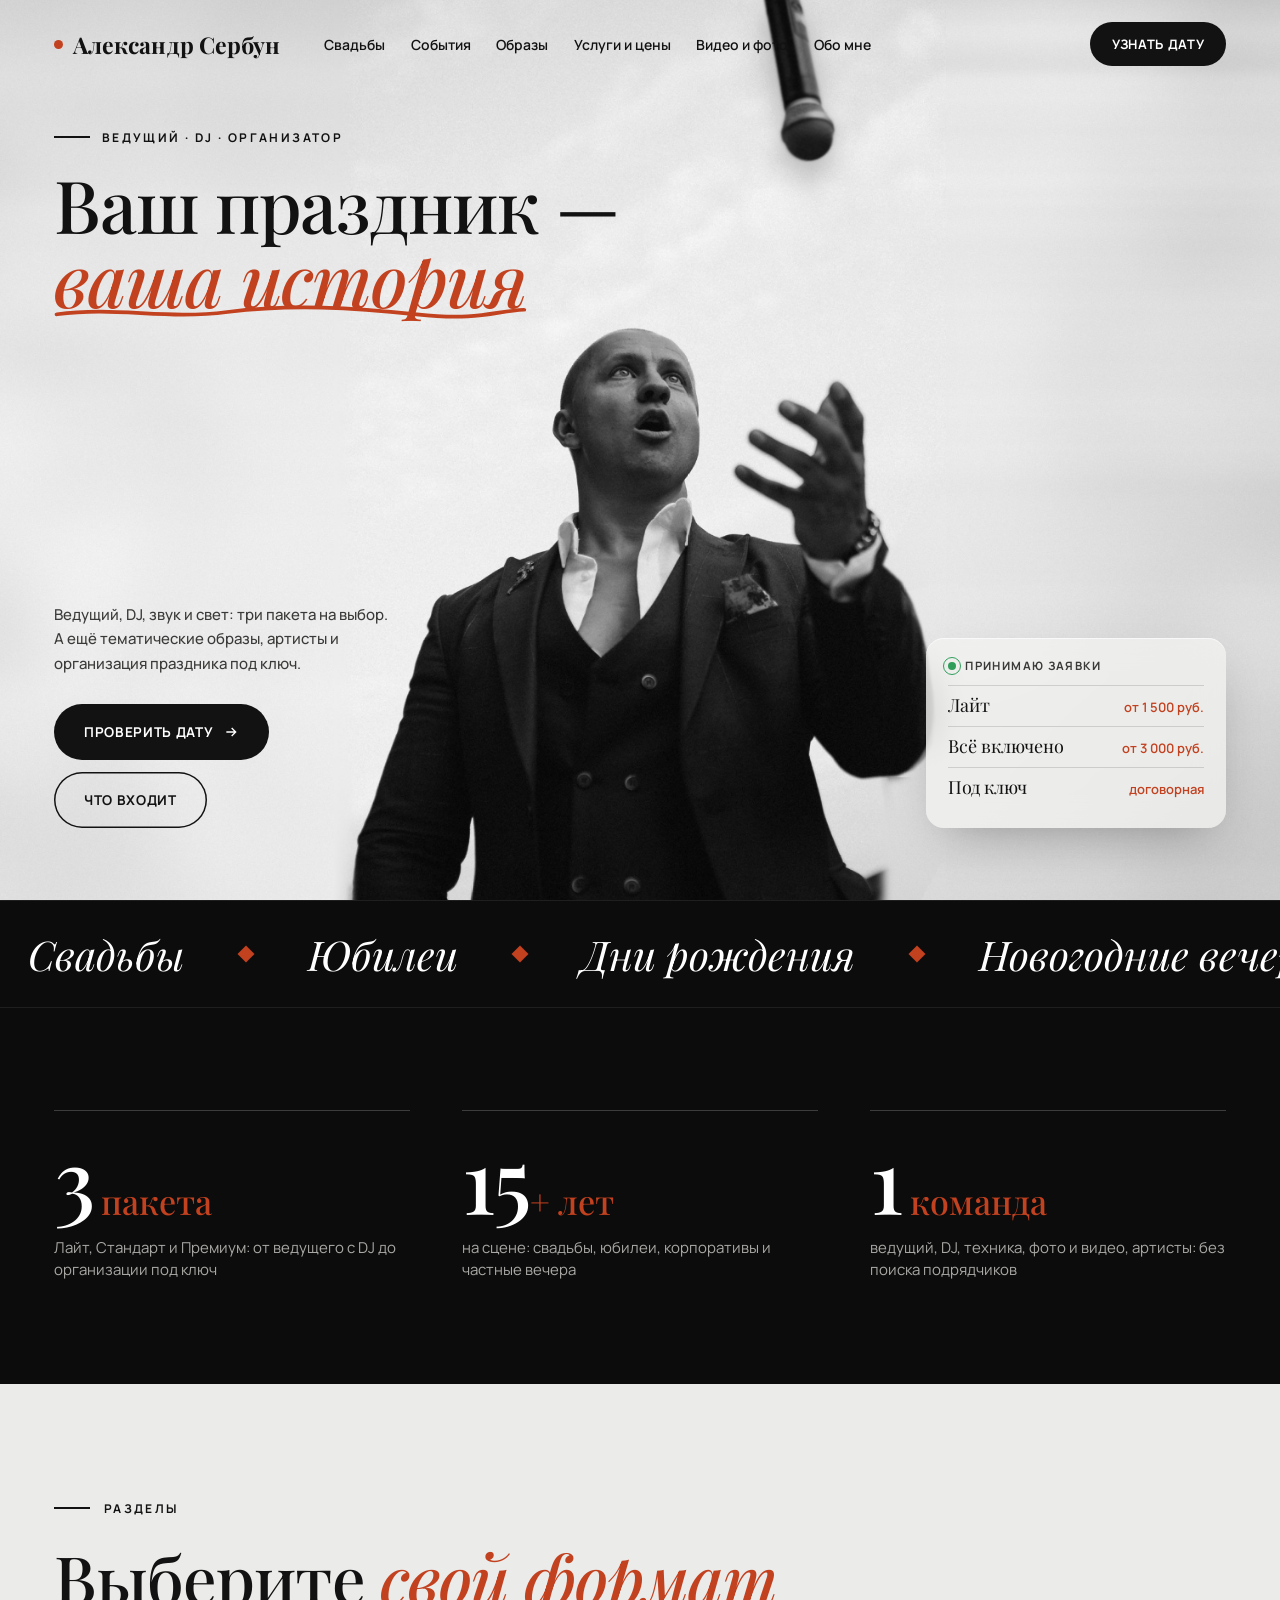
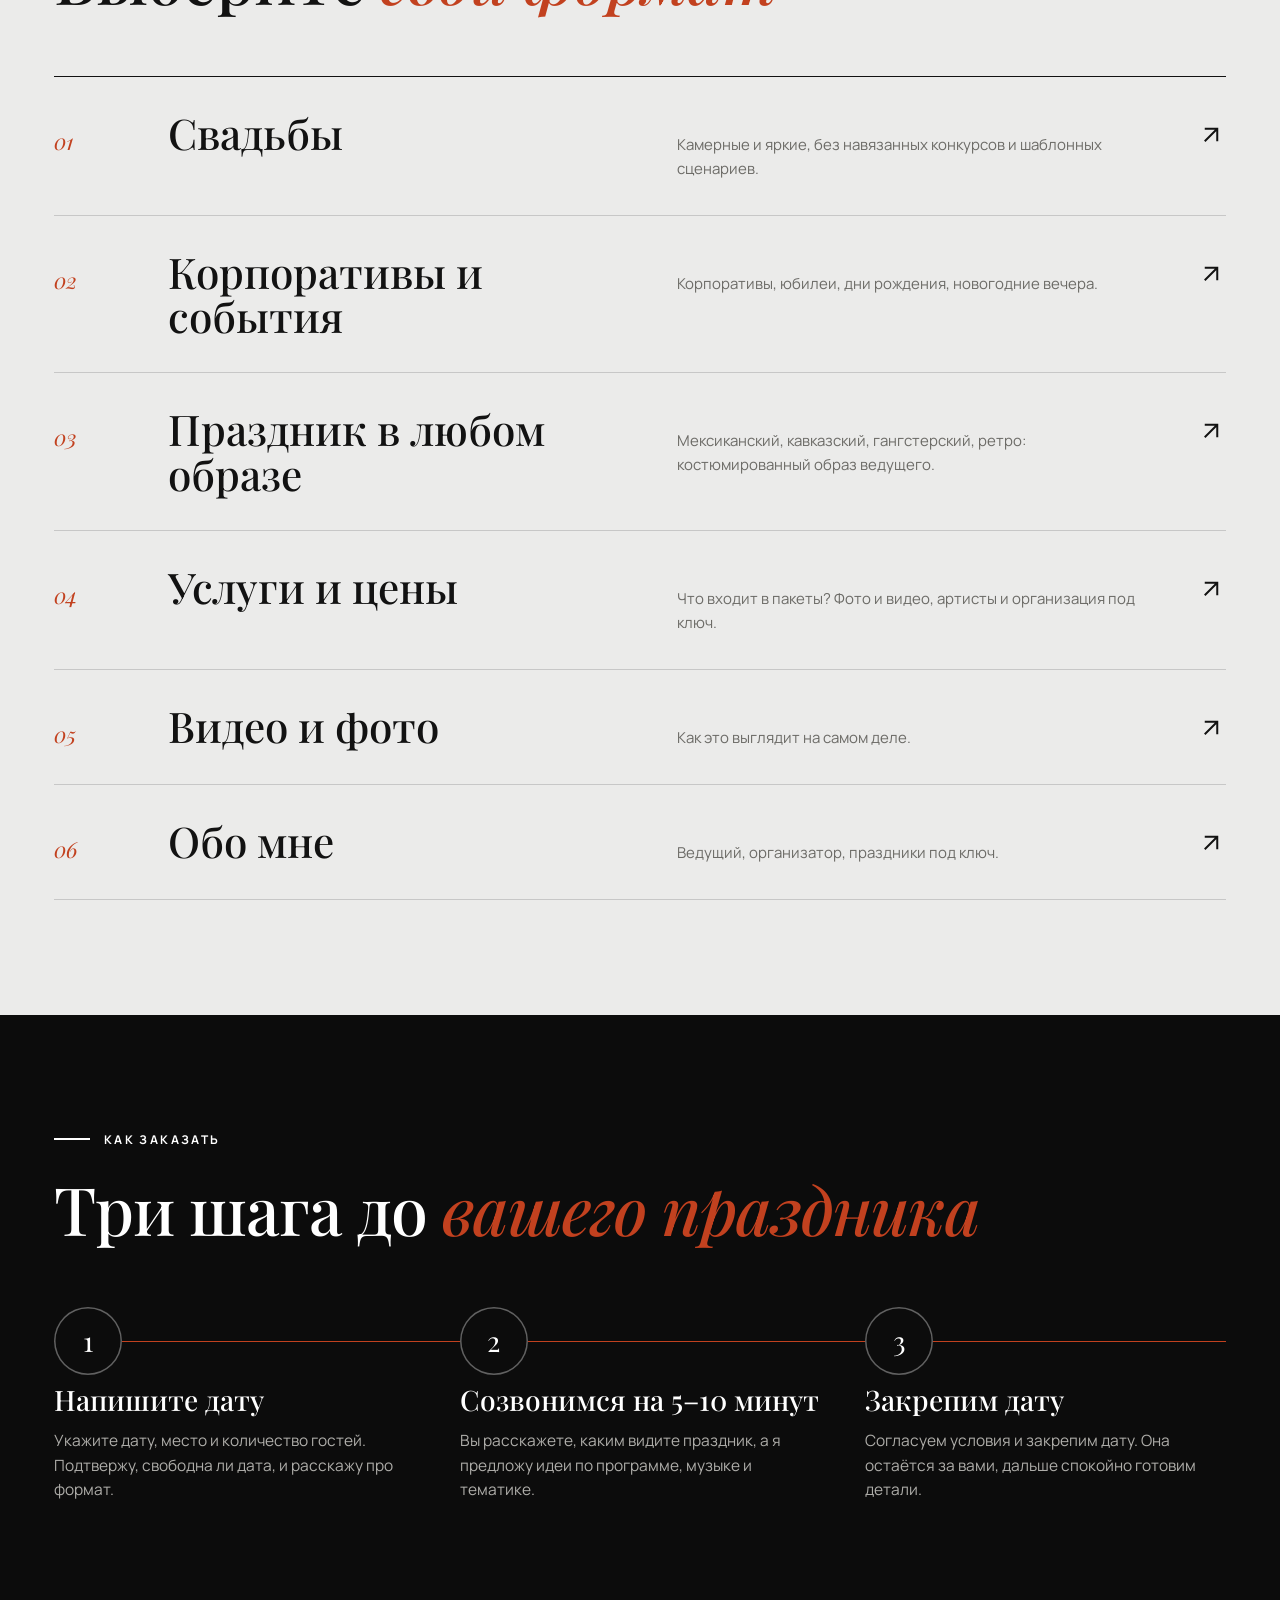
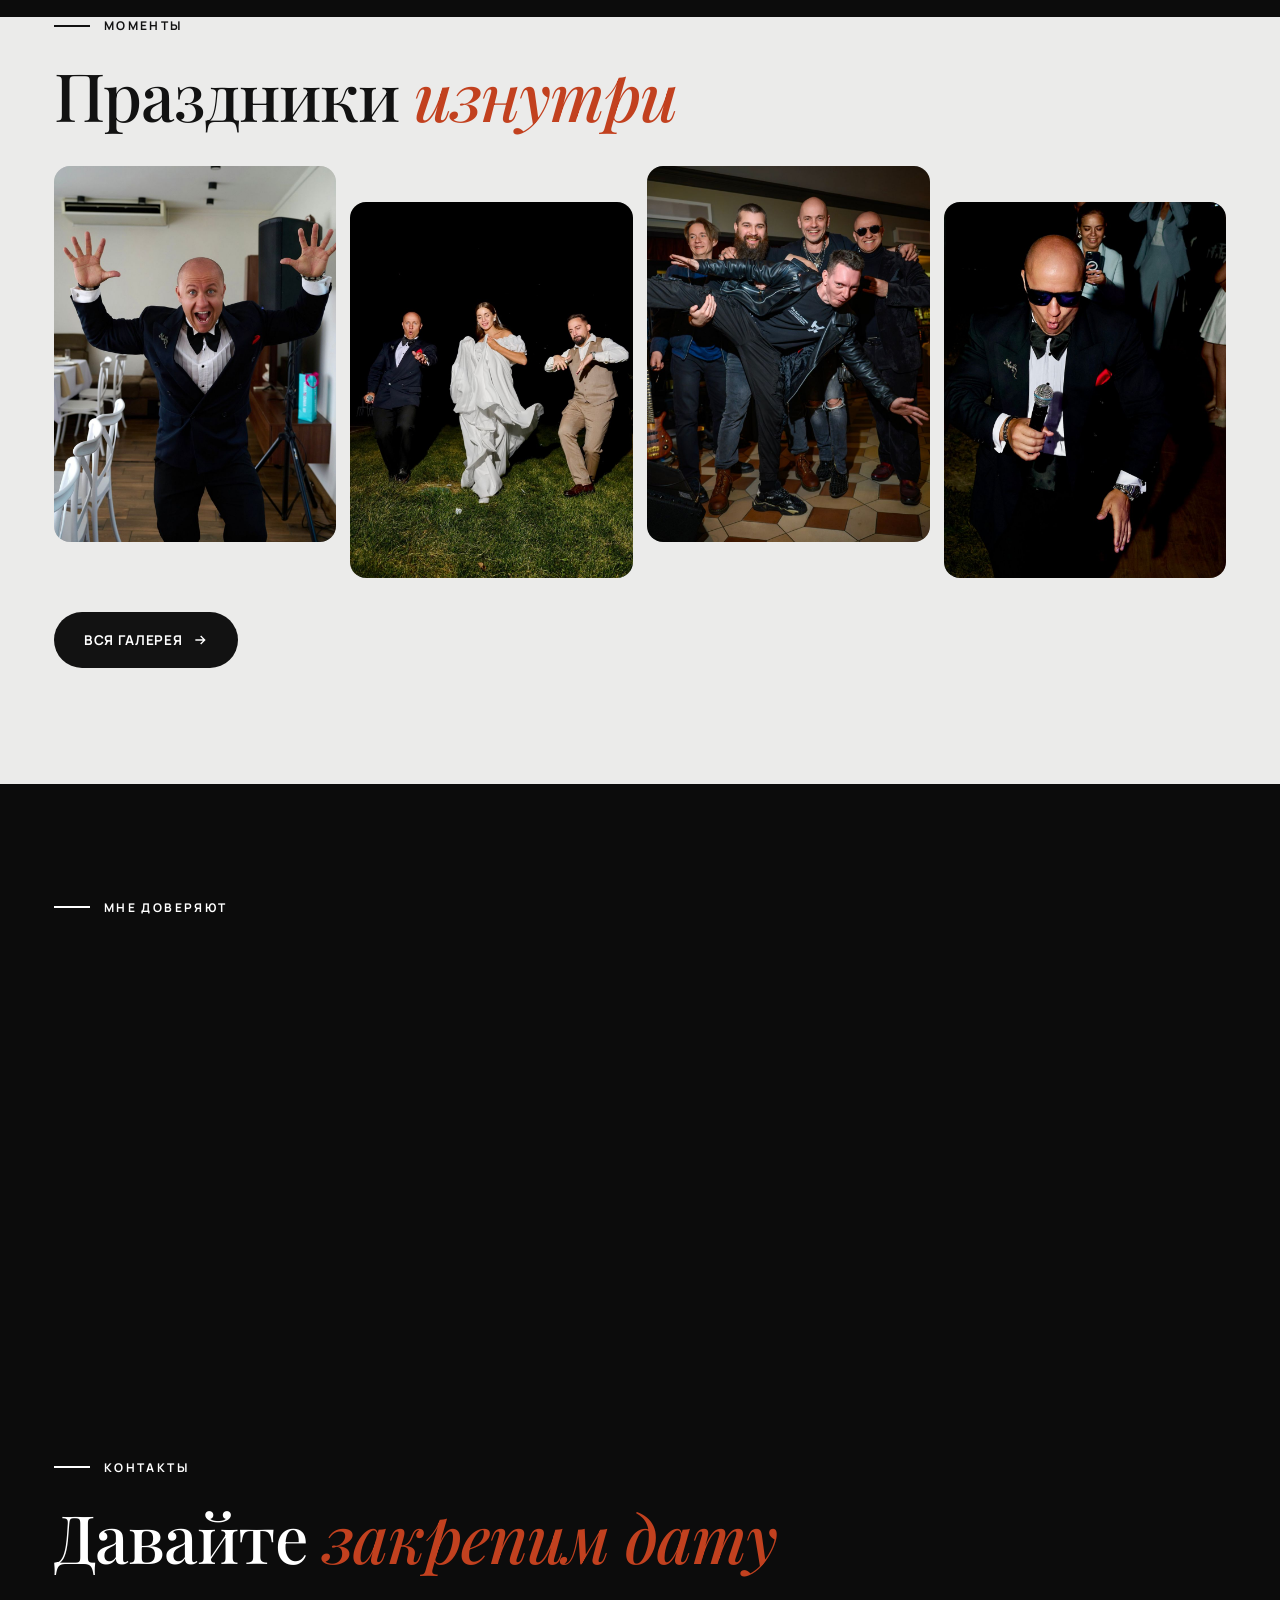
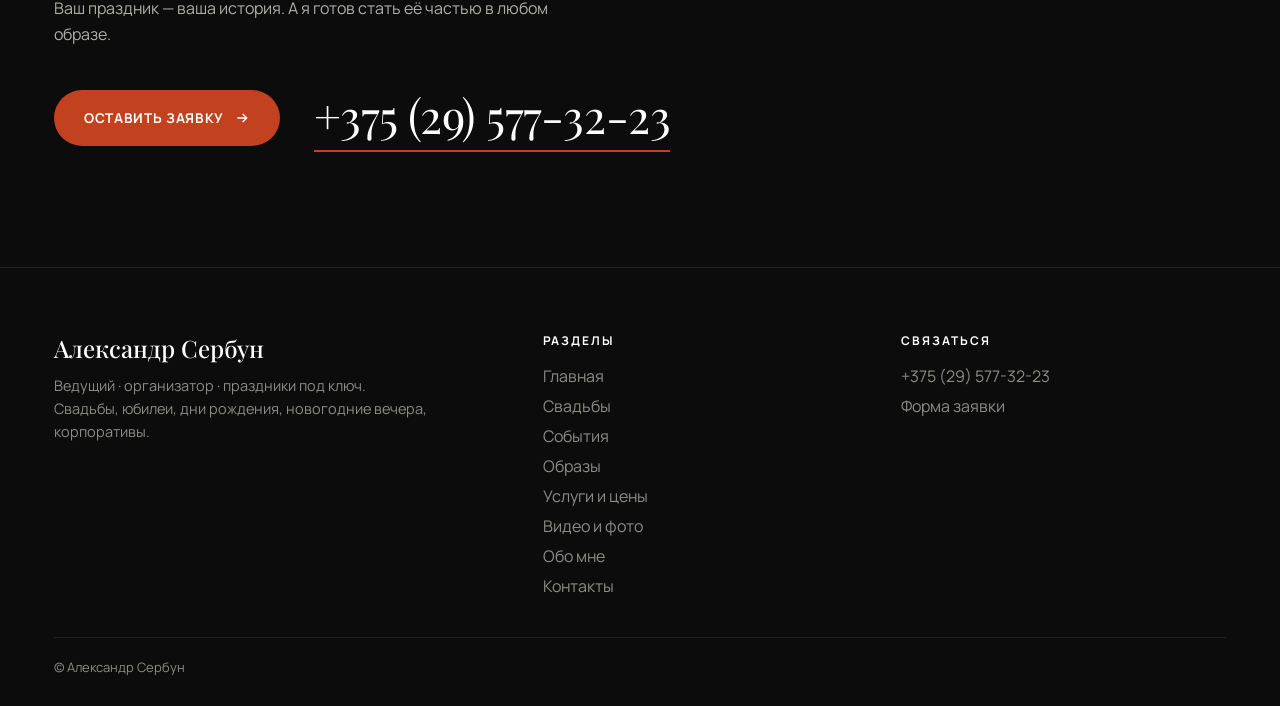
<file: index.html>
<!DOCTYPE html>
<html lang="ru">
<head>
<meta charset="utf-8">
<meta name="viewport" content="width=device-width, initial-scale=1">
<title>Александр Сербун · Ведущий и организатор мероприятий</title>
<meta name="description" content="Александр Сербун: ведущий, DJ и организатор праздников под ключ. Свадьбы, юбилеи, корпоративы. Три пакета на выбор.">
<link rel="preconnect" href="https://fonts.googleapis.com">
<link rel="preconnect" href="https://fonts.gstatic.com" crossorigin>
<link href="https://fonts.googleapis.com/css2?family=Playfair+Display:ital,wght@0,500;0,700;1,500;1,700&family=Manrope:wght@400;500;600;700&display=swap" rel="stylesheet">
<link rel="stylesheet" href="assets/base.css">
<link rel="stylesheet" href="assets/pages.css">
</head>
<body>
<header class="nav" id="nav">
  <a class="logo" href="index.html"><i></i>Александр Сербун</a>
  <ul class="menu"><li><a href="wedding.html">Свадьбы</a></li><li><a href="events.html">События</a></li><li><a href="themes.html">Образы</a></li><li><a href="services.html">Услуги и цены</a></li><li><a href="gallery.html">Видео и фото</a></li><li><a href="about.html">Обо мне</a></li></ul>
  <div class="nav__r"><a class="pill" href="contacts.html" data-mag><span>Узнать дату</span></a><button class="burger" id="burger" aria-label="Меню" aria-expanded="false"><span></span><span></span></button></div>
</header>
<nav class="mnav" aria-label="Меню"><a href="index.html" style="--i:0">Главная</a><a href="wedding.html" style="--i:1">Свадьбы</a><a href="events.html" style="--i:2">События</a><a href="themes.html" style="--i:3">Образы</a><a href="services.html" style="--i:4">Услуги и цены</a><a href="gallery.html" style="--i:5">Видео и фото</a><a href="about.html" style="--i:6">Обо мне</a><a href="contacts.html" style="--i:7">Контакты</a><small>+375 (29) 577-32-23</small></nav>
<section class="hero" id="hero">
  <div class="stage-clip">
    <div class="stage-wrap">
      <div class="stage" id="stage">
        <img class="bg" src="img/hero-wide.jpg" alt="Ведущий мероприятий подбрасывает микрофон" fetchpriority="high">
        <div class="mic"><div class="mic-a"><img src="img/mic.png" alt=""></div></div>
      </div>
    </div>
  </div>
  <div class="eyebrow">Ведущий · DJ · Организатор</div>
  <h1 class="hero__title title">
    <span class="ln" style="--i:0"><span>Ваш праздник —</span></span>
    <span class="ln" style="--i:1"><span><em>ваша история<svg viewBox="0 0 300 14" preserveAspectRatio="none" aria-hidden="true"><path d="M2 9 C 40 2, 70 14, 110 7 S 190 3, 230 9 S 280 6, 298 5"/></svg></em></span></span>
  </h1>
  <div class="hero__spacer"></div>
  <div class="lower">
    <p class="lede rv" style="--d:0">Ведущий, DJ, звук и свет: три пакета на выбор. А ещё тематические образы, артисты и организация праздника под ключ.</p>
    <div class="acts rv" style="--d:1">
      <a class="pill pill--lg" href="contacts.html" data-mag><span>Проверить дату</span><svg viewBox="0 0 24 24"><path d="M5 12h14M13 6l6 6-6 6"/></svg></a>
      <a class="pill pill--lg pill--ghost" href="services.html" data-mag><span>Что входит</span></a>
    </div>
  </div>
  <aside class="avail rv" style="--d:2">
    <small><i class="dot"></i>Принимаю заявки</small>
    <ul class="avail__list">
      <li><span>Лайт</span><em>от 1 500 руб.</em></li>
      <li><span>Всё включено</span><em>от 3 000 руб.</em></li>
      <li><span>Под ключ</span><em>договорная</em></li>
    </ul>
  </aside>
  <div class="cue" aria-hidden="true"></div>
</section>

<section class="strip" aria-label="Форматы мероприятий">
  <div class="track"><span>Свадьбы</span><span>Юбилеи</span><span>Дни рождения</span><span>Новогодние вечера</span><span>Корпоративы</span><span>Свадьбы</span><span>Юбилеи</span><span>Дни рождения</span><span>Новогодние вечера</span><span>Корпоративы</span></div>
</section>

<section class="nums">
  <div class="nums__grid">
    <div class="num sr" style="--d:0"><b><span data-count="3">0</span><i> пакета</i></b><p>Лайт, Стандарт и Премиум: от ведущего с DJ до организации под ключ</p></div>
    <div class="num sr" style="--d:1"><b><span data-count="15">0</span><i>+ лет</i></b><p>на сцене: свадьбы, юбилеи, корпоративы и частные вечера</p></div>
    <div class="num sr" style="--d:2"><b><span data-count="1">0</span><i> команда</i></b><p>ведущий, DJ, техника, фото и видео, артисты: без поиска подрядчиков</p></div>
  </div>
</section>

<section class="sec">
  <div class="wrap">
    <div class="kick">Разделы</div>
    <h2 class="h2 sr">Выберите <em>свой формат</em></h2>
    <div class="tk">
      <a class="tk__row has-arrow sr" href="wedding.html"><span class="tk__n">01</span><h3>Свадьбы</h3><p>Камерные и яркие, без навязанных конкурсов и шаблонных сценариев.</p><svg class="tk__arrow" viewBox="0 0 24 24"><path d="M7 7h10v10M7 17 17 7"/></svg></a>
      <a class="tk__row has-arrow sr" href="events.html"><span class="tk__n">02</span><h3>Корпоративы и события</h3><p>Корпоративы, юбилеи, дни рождения, новогодние вечера.</p><svg class="tk__arrow" viewBox="0 0 24 24"><path d="M7 7h10v10M7 17 17 7"/></svg></a>
      <a class="tk__row has-arrow sr" href="themes.html"><span class="tk__n">03</span><h3>Праздник в любом образе</h3><p>Мексиканский, кавказский, гангстерский, ретро: костюмированный образ ведущего.</p><svg class="tk__arrow" viewBox="0 0 24 24"><path d="M7 7h10v10M7 17 17 7"/></svg></a>
      <a class="tk__row has-arrow sr" href="services.html"><span class="tk__n">04</span><h3>Услуги и цены</h3><p>Что входит в пакеты? Фото и видео, артисты и организация под ключ.</p><svg class="tk__arrow" viewBox="0 0 24 24"><path d="M7 7h10v10M7 17 17 7"/></svg></a>
      <a class="tk__row has-arrow sr" href="gallery.html"><span class="tk__n">05</span><h3>Видео и фото</h3><p>Как это выглядит на самом деле.</p><svg class="tk__arrow" viewBox="0 0 24 24"><path d="M7 7h10v10M7 17 17 7"/></svg></a>
      <a class="tk__row has-arrow sr" href="about.html"><span class="tk__n">06</span><h3>Обо мне</h3><p>Ведущий, организатор, праздники под ключ.</p><svg class="tk__arrow" viewBox="0 0 24 24"><path d="M7 7h10v10M7 17 17 7"/></svg></a>
    </div>
  </div>
</section>

<section class="sec sec--dark">
  <div class="wrap">
    <div class="kick">Как заказать</div>
    <h2 class="h2 sr">Три шага до <em>вашего праздника</em></h2>
    <div class="steps sr">
      <div class="step"><i>1</i><h3>Напишите дату</h3><p>Укажите дату, место и количество гостей. Подтвержу, свободна ли дата, и расскажу про формат.</p></div>
      <div class="step"><i>2</i><h3>Созвонимся на 5–10 минут</h3><p>Вы расскажете, каким видите праздник, а я предложу идеи по программе, музыке и тематике.</p></div>
      <div class="step"><i>3</i><h3>Закрепим дату</h3><p>Согласуем условия и закрепим дату. Она остаётся за вами, дальше спокойно готовим детали.</p></div>
    </div>
  </div>
</section>
<section class="sec sec--tight"><div class="wrap"><div class="kick">Моменты</div><h2 class="h2 sr" style="margin-bottom:36px">Праздники <em>изнутри</em></h2><div class="mos"><figure class="gi  sr" style="aspect-ratio:3/4"><img src="img/p/47.jpg" alt="Александр Сербун в смокинге" loading="lazy" style="object-position:50% 32%"></figure><figure class="gi  sr" style="aspect-ratio:3/4"><img src="img/p/54.jpg" alt="Танец с женихом и невестой" loading="lazy" style="object-position:50% 62%"></figure><figure class="gi  sr" style="aspect-ratio:3/4"><img src="img/p/103.jpg" alt="Ведущий с музыкантами" loading="lazy" style="object-position:50% 40%"></figure><figure class="gi  sr" style="aspect-ratio:3/4"><img src="img/p/95.jpg" alt="Ведущий в очках с микрофоном" loading="lazy" style="object-position:45% 30%"></figure></div><div class="cta__row" style="margin-top:34px"><a class="pill pill--lg" href="gallery.html" data-mag><span>Вся галерея</span><svg viewBox="0 0 24 24"><path d="M5 12h14M13 6l6 6-6 6"/></svg></a></div></div></section><section class="sec sec--dark"><div class="wrap"><div class="kick">Мне доверяют</div><h2 class="h2 sr">Бренды и компании, <em>с которыми работаю</em></h2><div class="lgs sr" aria-label="Мне доверяют"><div class="lgs__track"><span class="lg lg--burgerking"><b>Burger King</b><small>Беларусь</small></span><span class="lg lg--sbarro"><b>Sbarro</b><small>Италия</small></span><span class="lg lg--mkt"><b>МинскКристаллТрейд</b></span><span class="lg lg--marriott"><b>Marriott</b><small>hotel</small></span><span class="lg lg--belgosproekt"><b>Белгоспроект</b><small>РУП</small></span><span class="lg lg--belitsoft"><b>BELITSOFT</b></span><span class="lg lg--renaissance"><b>Renaissance</b><small>hotel</small></span><span class="lg lg--hyatt"><b>Hyatt Regency</b></span><span class="lg lg--politech"><b>Политехник</b><small>Научно-технологический парк БНТУ</small></span><span class="lg lg--becloud"><b>beCloud</b></span><span class="lg lg--ekt"><b>EKT</b></span><span class="lg lg--xiaomi"><b>Xiaomi</b><small>первый импортер в Беларуси</small></span><span class="lg lg--vuz"><b>Вузы страны</b><small>все ведущие</small></span><span class="lg lg--burgerking"><b>Burger King</b><small>Беларусь</small></span><span class="lg lg--sbarro"><b>Sbarro</b><small>Италия</small></span><span class="lg lg--mkt"><b>МинскКристаллТрейд</b></span><span class="lg lg--marriott"><b>Marriott</b><small>hotel</small></span><span class="lg lg--belgosproekt"><b>Белгоспроект</b><small>РУП</small></span><span class="lg lg--belitsoft"><b>BELITSOFT</b></span><span class="lg lg--renaissance"><b>Renaissance</b><small>hotel</small></span><span class="lg lg--hyatt"><b>Hyatt Regency</b></span><span class="lg lg--politech"><b>Политехник</b><small>Научно-технологический парк БНТУ</small></span><span class="lg lg--becloud"><b>beCloud</b></span><span class="lg lg--ekt"><b>EKT</b></span><span class="lg lg--xiaomi"><b>Xiaomi</b><small>первый импортер в Беларуси</small></span><span class="lg lg--vuz"><b>Вузы страны</b><small>все ведущие</small></span></div></div></div></section><section class="sec sec--dark cta">
  <div class="wrap">
    <div class="kick">Контакты</div>
    <h2 class="h2 sr">Давайте <em>закрепим дату</em></h2>
    <p class="sub sr">Ваш праздник — ваша история. А я готов стать её частью в любом образе.</p>
    <div class="cta__row sr"><a class="pill pill--lg" href="contacts.html" data-mag><span>Оставить заявку</span><svg viewBox="0 0 24 24"><path d="M5 12h14M13 6l6 6-6 6"/></svg></a><a class="phone" href="tel:+375295773223">+375 (29) 577-32-23</a></div>
  </div>
</section>
<footer class="foot2">
  <div class="foot2__grid">
    <div><b>Александр Сербун</b><p>Ведущий · организатор · праздники под ключ. Свадьбы, юбилеи, дни рождения, новогодние вечера, корпоративы.</p></div>
    <div><h4>Разделы</h4><a href="index.html">Главная</a><a href="wedding.html">Свадьбы</a><a href="events.html">События</a><a href="themes.html">Образы</a><a href="services.html">Услуги и цены</a><a href="gallery.html">Видео и фото</a><a href="about.html">Обо мне</a><a href="contacts.html">Контакты</a></div>
    <div><h4>Связаться</h4><a href="tel:+375295773223">+375 (29) 577-32-23</a><a href="contacts.html">Форма заявки</a></div>
  </div>
  <div class="foot2__bot">© Александр Сербун</div>
</footer>
<script src="assets/site.js"></script>
</body>
</html>
</file>
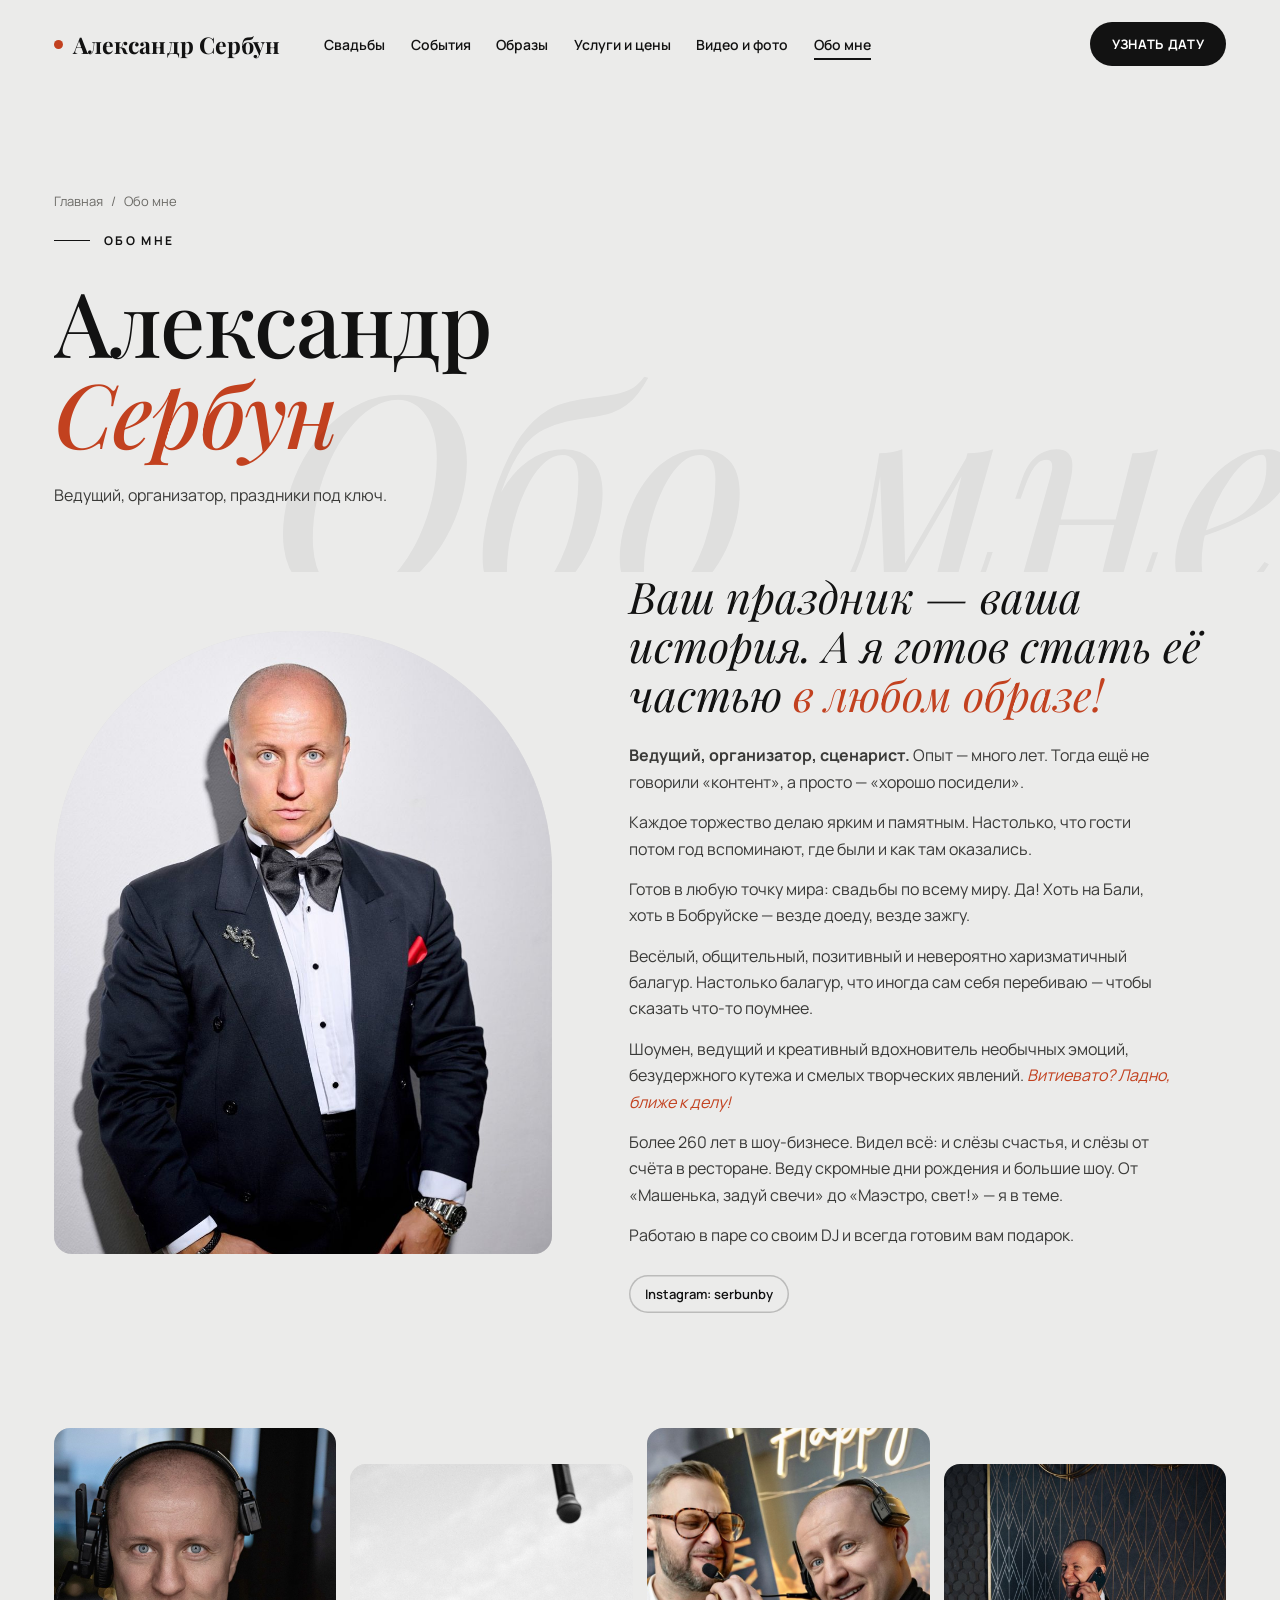
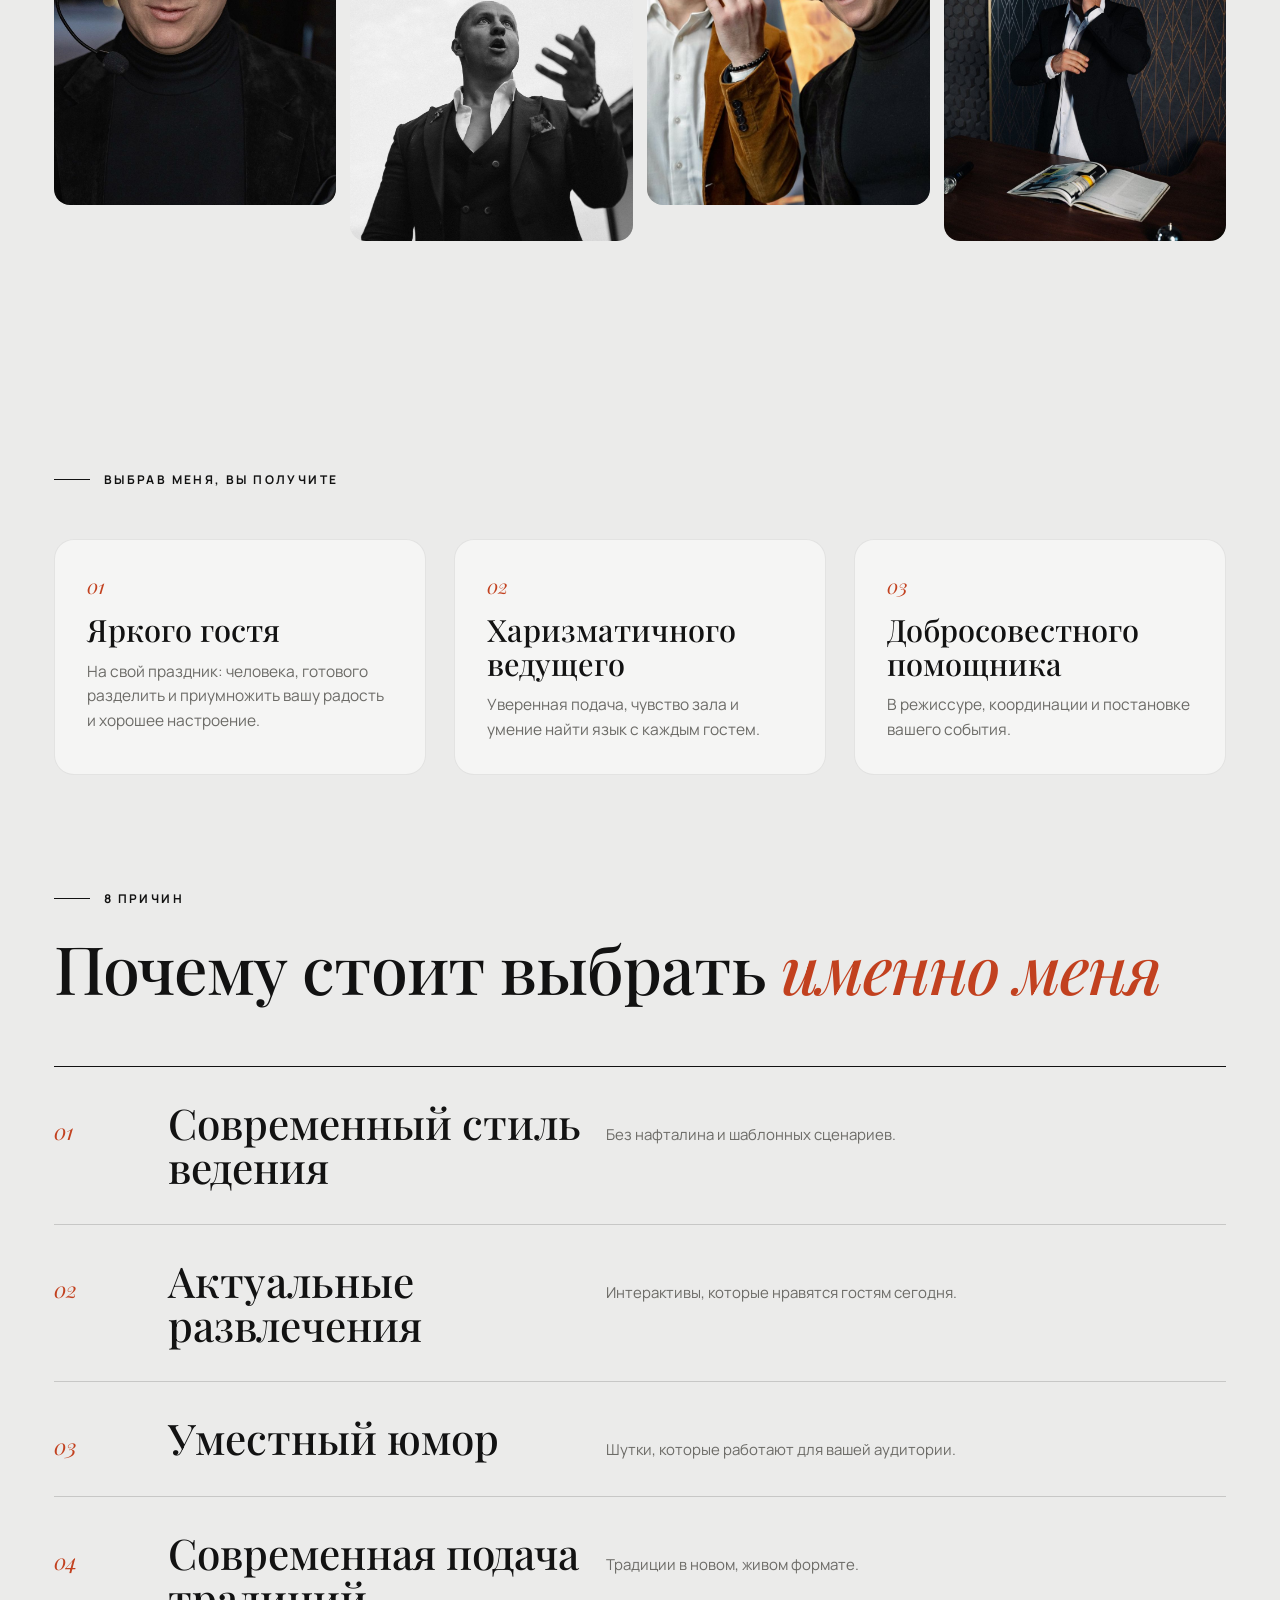
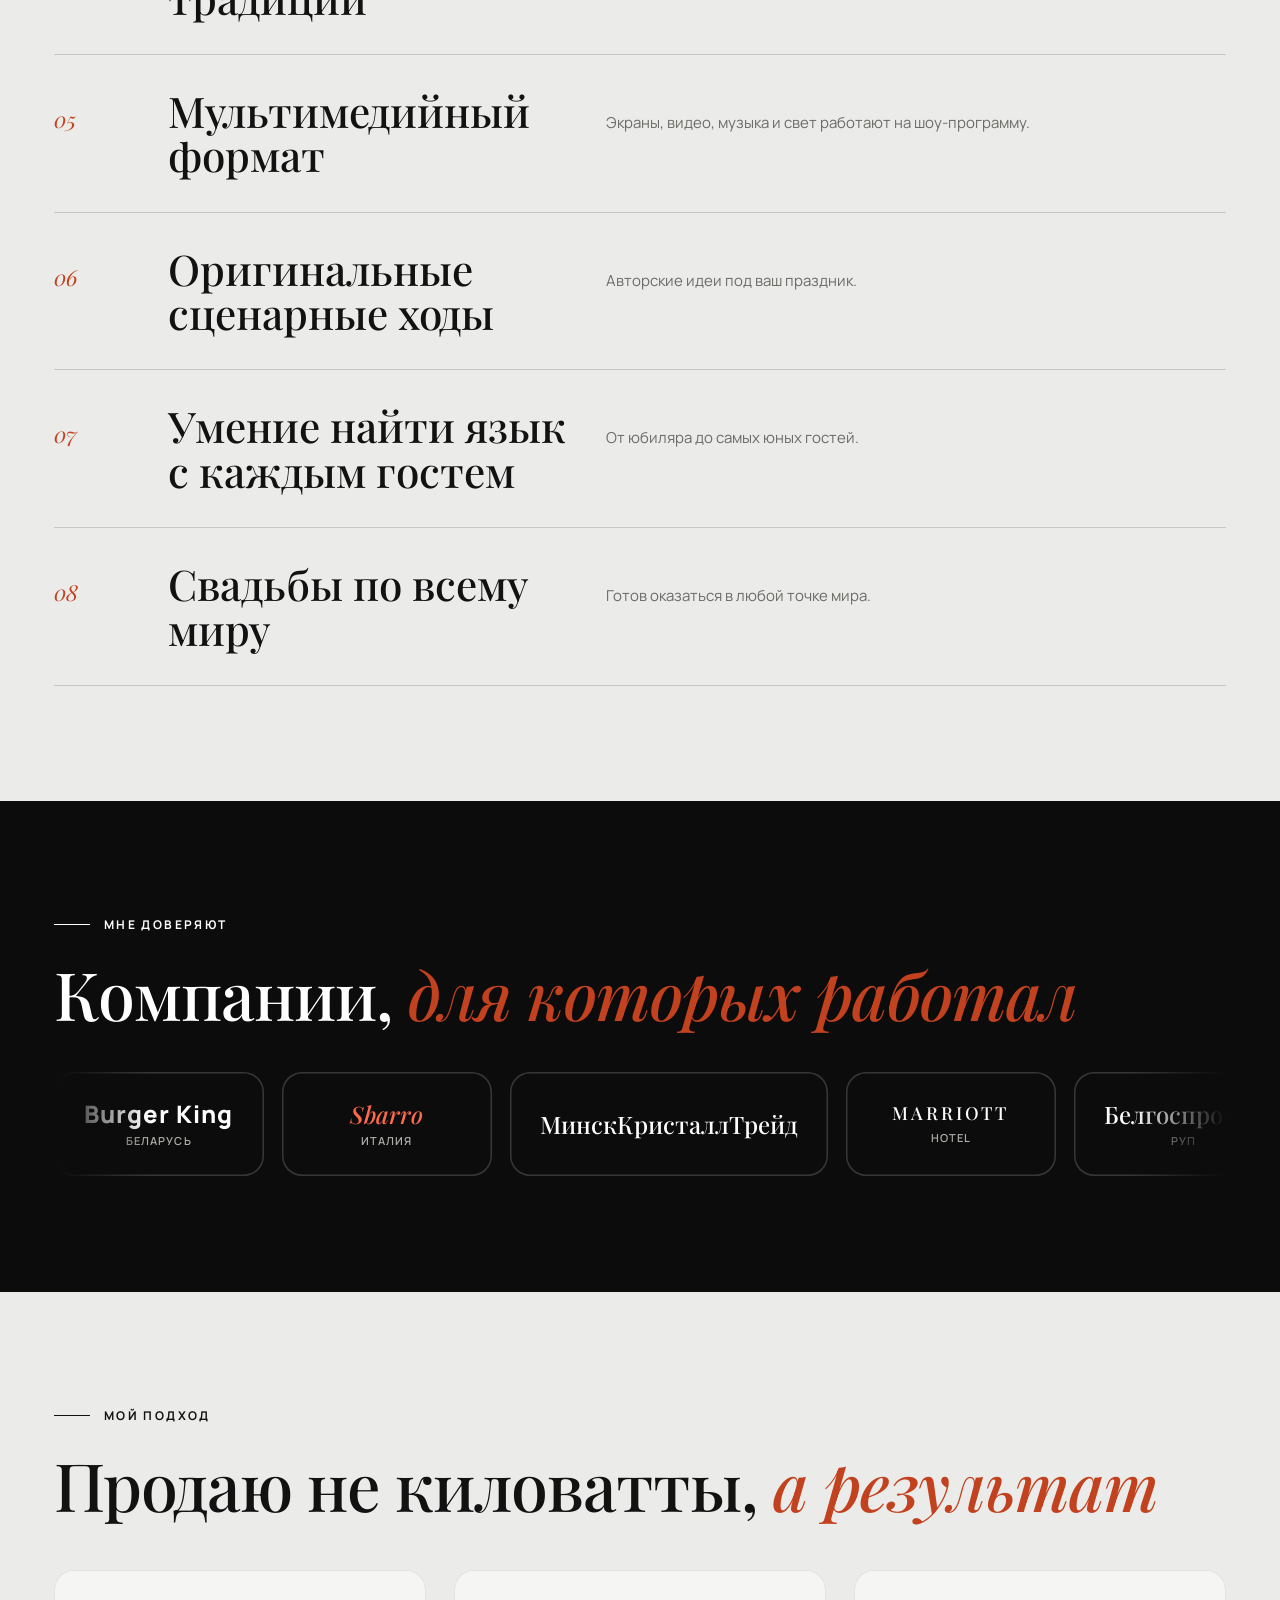
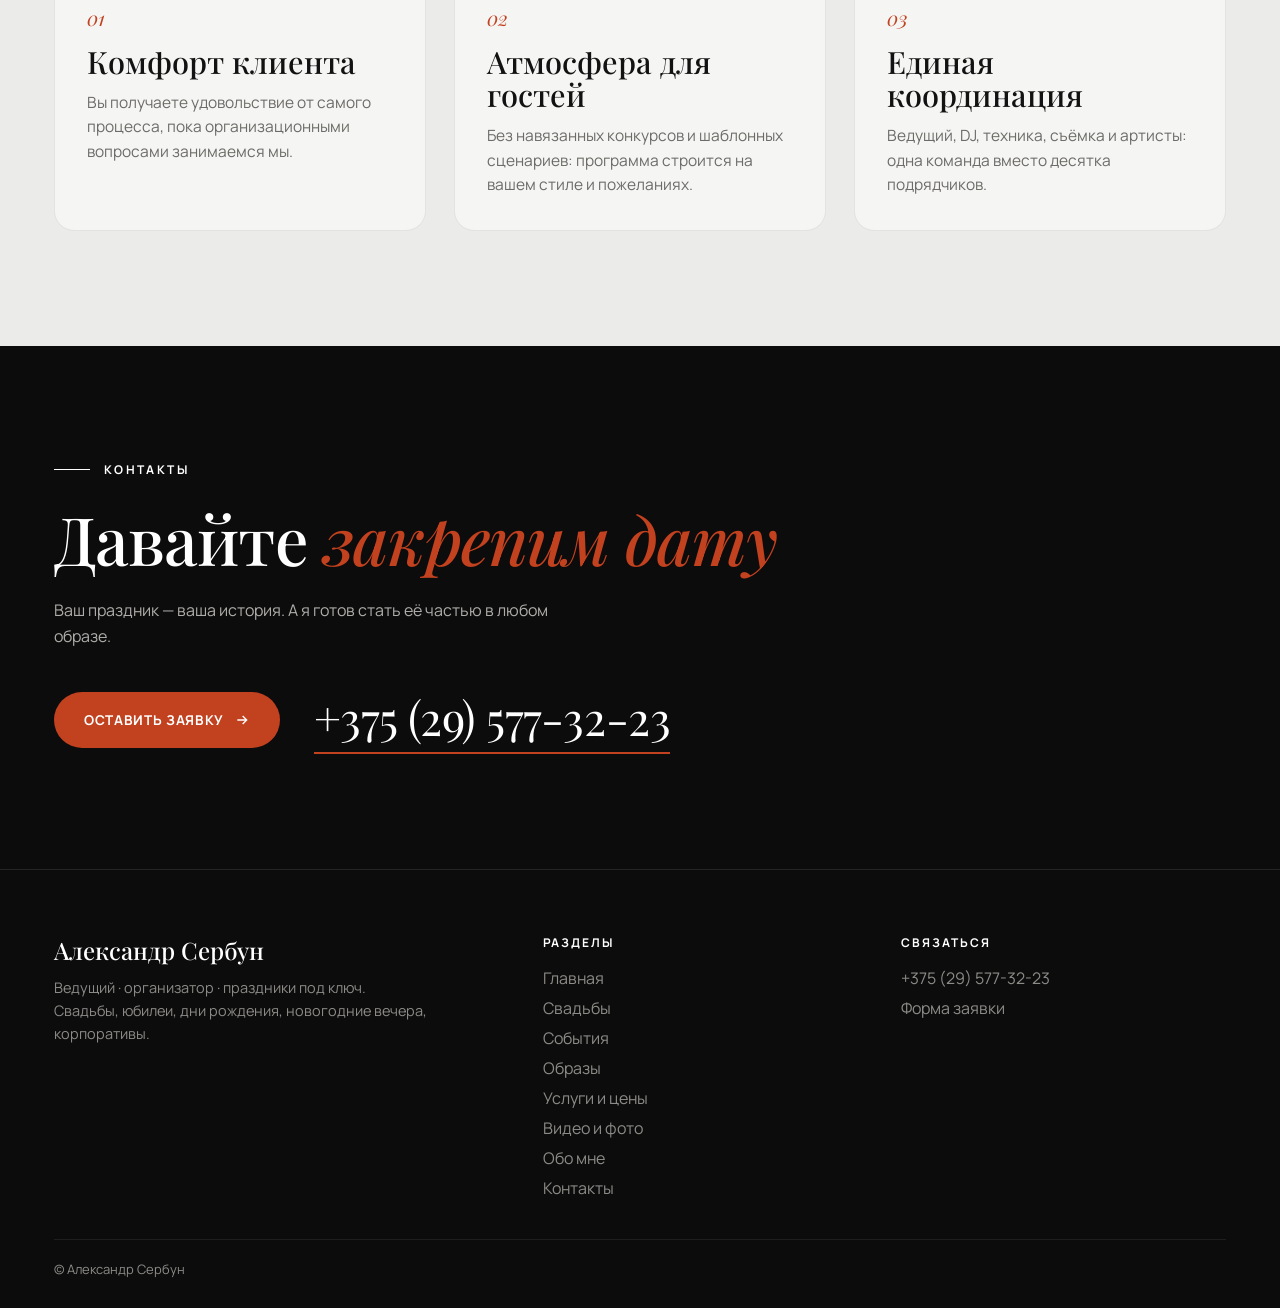
<file: about.html>
<!DOCTYPE html>
<html lang="ru">
<head>
<meta charset="utf-8">
<meta name="viewport" content="width=device-width, initial-scale=1">
<title>Обо мне · Александр Сербун</title>
<meta name="description" content="Александр Сербун: ведущий, организатор мероприятий, праздники под ключ.">
<link rel="preconnect" href="https://fonts.googleapis.com">
<link rel="preconnect" href="https://fonts.gstatic.com" crossorigin>
<link href="https://fonts.googleapis.com/css2?family=Playfair+Display:ital,wght@0,500;0,700;1,500;1,700&family=Manrope:wght@400;500;600;700&display=swap" rel="stylesheet">
<link rel="stylesheet" href="assets/base.css">
<link rel="stylesheet" href="assets/pages.css">
</head>
<body>
<header class="nav" id="nav">
  <a class="logo" href="index.html"><i></i>Александр Сербун</a>
  <ul class="menu"><li><a href="wedding.html">Свадьбы</a></li><li><a href="events.html">События</a></li><li><a href="themes.html">Образы</a></li><li><a href="services.html">Услуги и цены</a></li><li><a href="gallery.html">Видео и фото</a></li><li><a href="about.html" aria-current="page">Обо мне</a></li></ul>
  <div class="nav__r"><a class="pill" href="contacts.html" data-mag><span>Узнать дату</span></a><button class="burger" id="burger" aria-label="Меню" aria-expanded="false"><span></span><span></span></button></div>
</header>
<nav class="mnav" aria-label="Меню"><a href="index.html" style="--i:0">Главная</a><a href="wedding.html" style="--i:1">Свадьбы</a><a href="events.html" style="--i:2">События</a><a href="themes.html" style="--i:3">Образы</a><a href="services.html" style="--i:4">Услуги и цены</a><a href="gallery.html" style="--i:5">Видео и фото</a><a href="about.html" style="--i:6">Обо мне</a><a href="contacts.html" style="--i:7">Контакты</a><small>+375 (29) 577-32-23</small></nav>
<section class="phead">
  <div class="wrap">
    <div class="crumbs"><a href="index.html">Главная</a><span>/</span><span>Обо мне</span></div>
    <div class="kick">Обо мне</div>
    <h1 class="h1"><span class="ln" style="--i:0"><span>Александр</span></span><span class="ln" style="--i:1"><span><em>Сербун</em></span></span></h1>
    <p class="sub">Ведущий, организатор, праздники под ключ.</p>
  </div>
  <div class="phead__word" aria-hidden="true">Обо мне</div>
</section>
<section class="sec sec--tight">
  <div class="wrap about">
    <div class="about__img sr"><img src="img/p/64.jpg" alt="Александр Сербун" style="object-position:50% 8%"></div>
    <div class="sr">
      <p class="quote">Ваш праздник — ваша история. А я готов стать её частью <em>в любом образе!</em></p>
      <p class="sub"><b>Ведущий, организатор, сценарист.</b> Опыт — много лет. Тогда ещё не говорили «контент», а просто — «хорошо посидели».</p>
      <p class="sub" style="margin-top:14px">Каждое торжество делаю ярким и памятным. Настолько, что гости потом год вспоминают, где были и как там оказались.</p>
      <p class="sub" style="margin-top:14px">Готов в любую точку мира: свадьбы по всему миру. Да! Хоть на Бали, хоть в Бобруйске — везде доеду, везде зажгу.</p>
      <p class="sub" style="margin-top:14px">Весёлый, общительный, позитивный и невероятно харизматичный балагур. Настолько балагур, что иногда сам себя перебиваю — чтобы сказать что-то поумнее.</p>
      <p class="sub" style="margin-top:14px">Шоумен, ведущий и креативный вдохновитель необычных эмоций, безудержного кутежа и смелых творческих явлений. <em style="color:var(--accent)">Витиевато? Ладно, ближе к делу!</em></p>
      <p class="sub" style="margin-top:14px">Более 260 лет в шоу-бизнесе. Видел всё: и слёзы счастья, и слёзы от счёта в ресторане. Веду скромные дни рождения и большие шоу. От «Машенька, задуй свечи» до «Маэстро, свет!» — я в теме.</p>
      <p class="sub" style="margin-top:14px">Работаю в паре со своим DJ и всегда готовим вам подарок.</p>
      <div class="chips"><span class="chip">Instagram: serbunby</span></div>
    </div>
  </div>
</section>
<section class="sec sec--tight"><div class="wrap"><div class="mos"><figure class="gi  sr" style="aspect-ratio:3/4"><img src="img/p/48.jpg" alt="Александр Сербун" loading="lazy" style="object-position:50% 25%"></figure><figure class="gi  sr" style="aspect-ratio:3/4"><img src="img/p/68.jpg" alt="Александр Сербун" loading="lazy" style="object-position:50% 40%"></figure><figure class="gi  sr" style="aspect-ratio:3/4"><img src="img/p/52.jpg" alt="Александр Сербун" loading="lazy" style="object-position:50% 40%"></figure><figure class="gi  sr" style="aspect-ratio:3/4"><img src="img/p/06.jpg" alt="Александр Сербун" loading="lazy" style="object-position:50% 40%"></figure></div></div></section>
<section class="sec">
  <div class="wrap">
    <div class="kick">Выбрав меня, вы получите</div>
    <div class="g3 mt">
      <div class="card sr"><span class="n">01</span><h3>Яркого гостя</h3><p>На свой праздник: человека, готового разделить и приумножить вашу радость и хорошее настроение.</p></div>
      <div class="card sr"><span class="n">02</span><h3>Харизматичного ведущего</h3><p>Уверенная подача, чувство зала и умение найти язык с каждым гостем.</p></div>
      <div class="card sr"><span class="n">03</span><h3>Добросовестного помощника</h3><p>В режиссуре, координации и постановке вашего события.</p></div>
    </div>
  </div>
</section>
<section class="sec sec--tight">
  <div class="wrap">
    <div class="kick">8 причин</div>
    <h2 class="h2 sr" style="margin-bottom:36px">Почему стоит выбрать <em>именно меня</em></h2>
    <div class="tk"><div class="tk__row sr"><span class="tk__n">01</span><h3>Современный стиль ведения</h3><p>Без нафталина и шаблонных сценариев.</p></div><div class="tk__row sr"><span class="tk__n">02</span><h3>Актуальные развлечения</h3><p>Интерактивы, которые нравятся гостям сегодня.</p></div><div class="tk__row sr"><span class="tk__n">03</span><h3>Уместный юмор</h3><p>Шутки, которые работают для вашей аудитории.</p></div><div class="tk__row sr"><span class="tk__n">04</span><h3>Современная подача традиций</h3><p>Традиции в новом, живом формате.</p></div><div class="tk__row sr"><span class="tk__n">05</span><h3>Мультимедийный формат</h3><p>Экраны, видео, музыка и свет работают на шоу-программу.</p></div><div class="tk__row sr"><span class="tk__n">06</span><h3>Оригинальные сценарные ходы</h3><p>Авторские идеи под ваш праздник.</p></div><div class="tk__row sr"><span class="tk__n">07</span><h3>Умение найти язык с каждым гостем</h3><p>От юбиляра до самых юных гостей.</p></div><div class="tk__row sr"><span class="tk__n">08</span><h3>Свадьбы по всему миру</h3><p>Готов оказаться в любой точке мира.</p></div></div>
  </div>
</section>
<section class="sec sec--dark">
  <div class="wrap">
    <div class="kick">Мне доверяют</div>
    <h2 class="h2 sr">Компании, <em>для которых работал</em></h2>
    <div class="lgs sr" aria-label="Мне доверяют"><div class="lgs__track"><span class="lg lg--burgerking"><b>Burger King</b><small>Беларусь</small></span><span class="lg lg--sbarro"><b>Sbarro</b><small>Италия</small></span><span class="lg lg--mkt"><b>МинскКристаллТрейд</b></span><span class="lg lg--marriott"><b>Marriott</b><small>hotel</small></span><span class="lg lg--belgosproekt"><b>Белгоспроект</b><small>РУП</small></span><span class="lg lg--belitsoft"><b>BELITSOFT</b></span><span class="lg lg--renaissance"><b>Renaissance</b><small>hotel</small></span><span class="lg lg--hyatt"><b>Hyatt Regency</b></span><span class="lg lg--politech"><b>Политехник</b><small>Научно-технологический парк БНТУ</small></span><span class="lg lg--becloud"><b>beCloud</b></span><span class="lg lg--ekt"><b>EKT</b></span><span class="lg lg--xiaomi"><b>Xiaomi</b><small>первый импортер в Беларуси</small></span><span class="lg lg--vuz"><b>Вузы страны</b><small>все ведущие</small></span><span class="lg lg--burgerking"><b>Burger King</b><small>Беларусь</small></span><span class="lg lg--sbarro"><b>Sbarro</b><small>Италия</small></span><span class="lg lg--mkt"><b>МинскКристаллТрейд</b></span><span class="lg lg--marriott"><b>Marriott</b><small>hotel</small></span><span class="lg lg--belgosproekt"><b>Белгоспроект</b><small>РУП</small></span><span class="lg lg--belitsoft"><b>BELITSOFT</b></span><span class="lg lg--renaissance"><b>Renaissance</b><small>hotel</small></span><span class="lg lg--hyatt"><b>Hyatt Regency</b></span><span class="lg lg--politech"><b>Политехник</b><small>Научно-технологический парк БНТУ</small></span><span class="lg lg--becloud"><b>beCloud</b></span><span class="lg lg--ekt"><b>EKT</b></span><span class="lg lg--xiaomi"><b>Xiaomi</b><small>первый импортер в Беларуси</small></span><span class="lg lg--vuz"><b>Вузы страны</b><small>все ведущие</small></span></div></div>
  </div>
</section>
<section class="sec">
  <div class="wrap">
    <div class="kick">Мой подход</div>
    <h2 class="h2 sr">Продаю не киловатты, <em>а результат</em></h2>
    <div class="g3 mt">
      <div class="card sr"><span class="n">01</span><h3>Комфорт клиента</h3><p>Вы получаете удовольствие от самого процесса, пока организационными вопросами занимаемся мы.</p></div>
      <div class="card sr"><span class="n">02</span><h3>Атмосфера для гостей</h3><p>Без навязанных конкурсов и шаблонных сценариев: программа строится на вашем стиле и пожеланиях.</p></div>
      <div class="card sr"><span class="n">03</span><h3>Единая координация</h3><p>Ведущий, DJ, техника, съёмка и артисты: одна команда вместо десятка подрядчиков.</p></div>
    </div>
  </div>
</section>
<section class="sec sec--dark cta">
  <div class="wrap">
    <div class="kick">Контакты</div>
    <h2 class="h2 sr">Давайте <em>закрепим дату</em></h2>
    <p class="sub sr">Ваш праздник — ваша история. А я готов стать её частью в любом образе.</p>
    <div class="cta__row sr"><a class="pill pill--lg" href="contacts.html" data-mag><span>Оставить заявку</span><svg viewBox="0 0 24 24"><path d="M5 12h14M13 6l6 6-6 6"/></svg></a><a class="phone" href="tel:+375295773223">+375 (29) 577-32-23</a></div>
  </div>
</section>
<footer class="foot2">
  <div class="foot2__grid">
    <div><b>Александр Сербун</b><p>Ведущий · организатор · праздники под ключ. Свадьбы, юбилеи, дни рождения, новогодние вечера, корпоративы.</p></div>
    <div><h4>Разделы</h4><a href="index.html">Главная</a><a href="wedding.html">Свадьбы</a><a href="events.html">События</a><a href="themes.html">Образы</a><a href="services.html">Услуги и цены</a><a href="gallery.html">Видео и фото</a><a href="about.html">Обо мне</a><a href="contacts.html">Контакты</a></div>
    <div><h4>Связаться</h4><a href="tel:+375295773223">+375 (29) 577-32-23</a><a href="contacts.html">Форма заявки</a></div>
  </div>
  <div class="foot2__bot">© Александр Сербун</div>
</footer>
<script src="assets/site.js"></script>
</body>
</html>
</file>
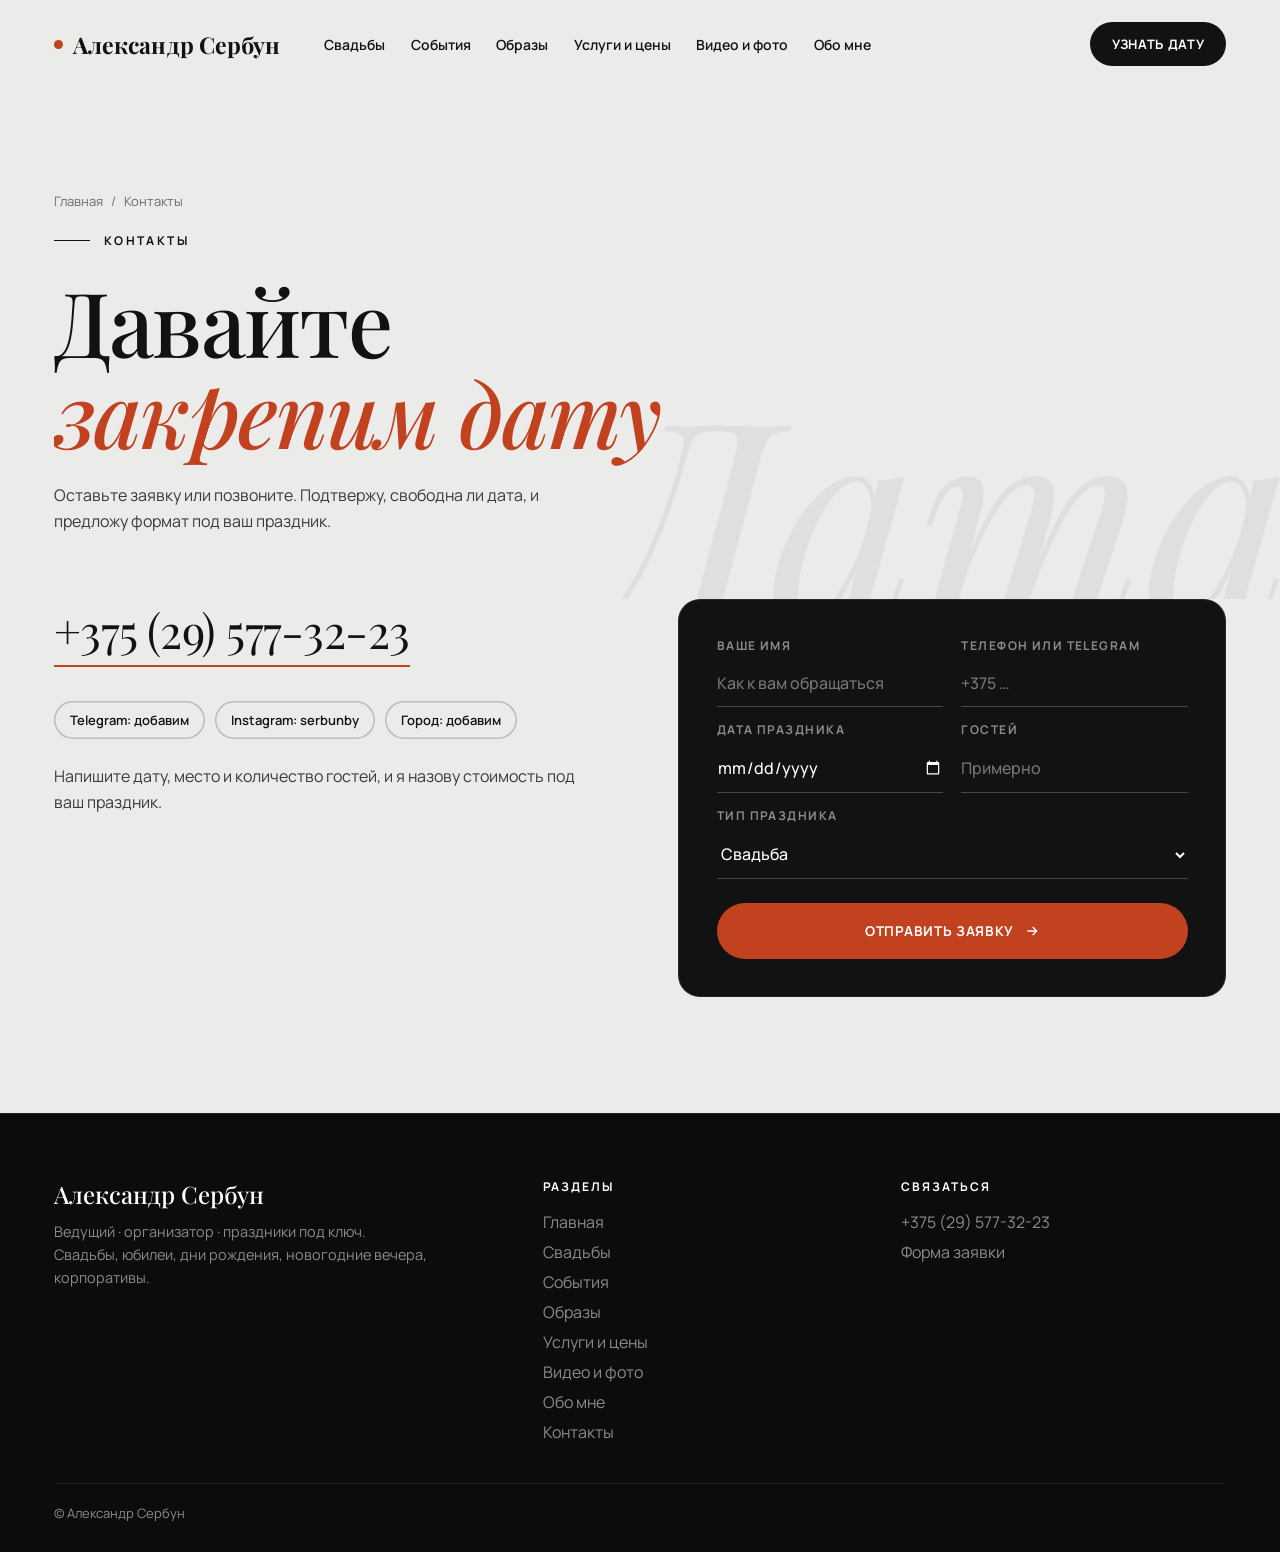
<file: contacts.html>
<!DOCTYPE html>
<html lang="ru">
<head>
<meta charset="utf-8">
<meta name="viewport" content="width=device-width, initial-scale=1">
<title>Контакты · Александр Сербун</title>
<meta name="description" content="Свободна ли ваша дата? Оставьте заявку или позвоните: +375 (29) 577-32-23.">
<link rel="preconnect" href="https://fonts.googleapis.com">
<link rel="preconnect" href="https://fonts.gstatic.com" crossorigin>
<link href="https://fonts.googleapis.com/css2?family=Playfair+Display:ital,wght@0,500;0,700;1,500;1,700&family=Manrope:wght@400;500;600;700&display=swap" rel="stylesheet">
<link rel="stylesheet" href="assets/base.css">
<link rel="stylesheet" href="assets/pages.css">
</head>
<body>
<header class="nav" id="nav">
  <a class="logo" href="index.html"><i></i>Александр Сербун</a>
  <ul class="menu"><li><a href="wedding.html">Свадьбы</a></li><li><a href="events.html">События</a></li><li><a href="themes.html">Образы</a></li><li><a href="services.html">Услуги и цены</a></li><li><a href="gallery.html">Видео и фото</a></li><li><a href="about.html">Обо мне</a></li></ul>
  <div class="nav__r"><a class="pill" href="contacts.html" data-mag><span>Узнать дату</span></a><button class="burger" id="burger" aria-label="Меню" aria-expanded="false"><span></span><span></span></button></div>
</header>
<nav class="mnav" aria-label="Меню"><a href="index.html" style="--i:0">Главная</a><a href="wedding.html" style="--i:1">Свадьбы</a><a href="events.html" style="--i:2">События</a><a href="themes.html" style="--i:3">Образы</a><a href="services.html" style="--i:4">Услуги и цены</a><a href="gallery.html" style="--i:5">Видео и фото</a><a href="about.html" style="--i:6">Обо мне</a><a href="contacts.html" style="--i:7">Контакты</a><small>+375 (29) 577-32-23</small></nav>
<section class="phead">
  <div class="wrap">
    <div class="crumbs"><a href="index.html">Главная</a><span>/</span><span>Контакты</span></div>
    <div class="kick">Контакты</div>
    <h1 class="h1"><span class="ln" style="--i:0"><span>Давайте</span></span><span class="ln" style="--i:1"><span><em>закрепим дату</em></span></span></h1>
    <p class="sub">Оставьте заявку или позвоните. Подтвержу, свободна ли дата, и предложу формат под ваш праздник.</p>
  </div>
  <div class="phead__word" aria-hidden="true">Дата</div>
</section>
<section class="sec sec--tight">
  <div class="wrap contact">
    <div class="sr">
      <a class="phone" href="tel:+375295773223" style="margin-top:0">+375 (29) 577-32-23</a>
      <div class="chips" style="margin-top:34px"><span class="chip">Telegram: добавим</span><span class="chip">Instagram: serbunby</span><span class="chip">Город: добавим</span></div>
      <p class="sub">Напишите дату, место и количество гостей, и я назову стоимость под ваш праздник.</p>
    </div>
    <form class="form sr" id="lead" autocomplete="off" style="background:#121212;color:#fff">
      <div class="row2"><label>Ваше имя<input name="name" required placeholder="Как к вам обращаться"></label><label>Телефон или Telegram<input name="contact" required placeholder="+375 …"></label></div>
      <div class="row2"><label>Дата праздника<input name="date" type="date"></label><label>Гостей<input name="guests" inputmode="numeric" placeholder="Примерно"></label></div>
      <label>Тип праздника<select name="type"><option>Свадьба</option><option>Юбилей</option><option>День рождения</option><option>Новогодний вечер</option><option>Корпоратив</option><option>Другое</option></select></label>
      <button class="pill pill--lg" type="submit"><span>Отправить заявку</span><svg viewBox="0 0 24 24"><path d="M5 12h14M13 6l6 6-6 6"/></svg></button>
      <div class="result" id="res"></div>
    </form>
  </div>
</section>
<footer class="foot2">
  <div class="foot2__grid">
    <div><b>Александр Сербун</b><p>Ведущий · организатор · праздники под ключ. Свадьбы, юбилеи, дни рождения, новогодние вечера, корпоративы.</p></div>
    <div><h4>Разделы</h4><a href="index.html">Главная</a><a href="wedding.html">Свадьбы</a><a href="events.html">События</a><a href="themes.html">Образы</a><a href="services.html">Услуги и цены</a><a href="gallery.html">Видео и фото</a><a href="about.html">Обо мне</a><a href="contacts.html">Контакты</a></div>
    <div><h4>Связаться</h4><a href="tel:+375295773223">+375 (29) 577-32-23</a><a href="contacts.html">Форма заявки</a></div>
  </div>
  <div class="foot2__bot">© Александр Сербун</div>
</footer>
<script src="assets/site.js"></script>
</body>
</html>
</file>
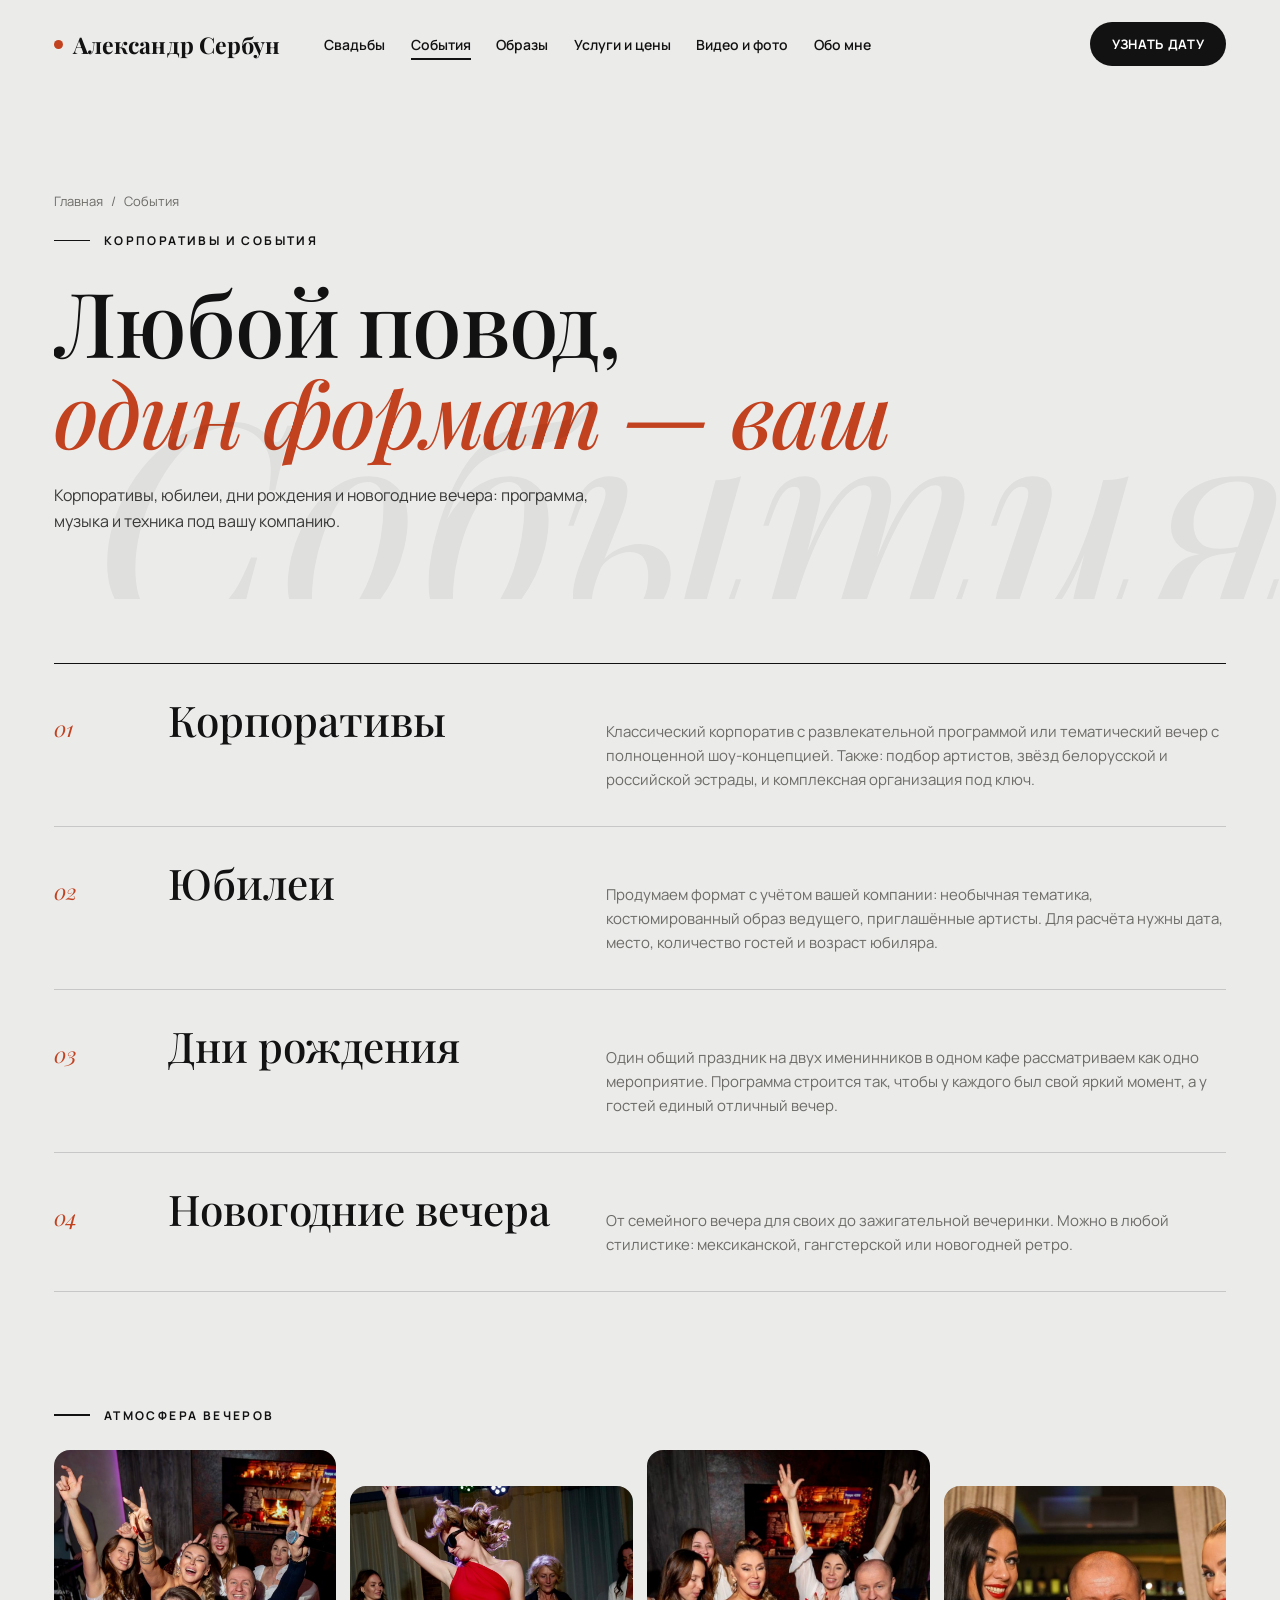
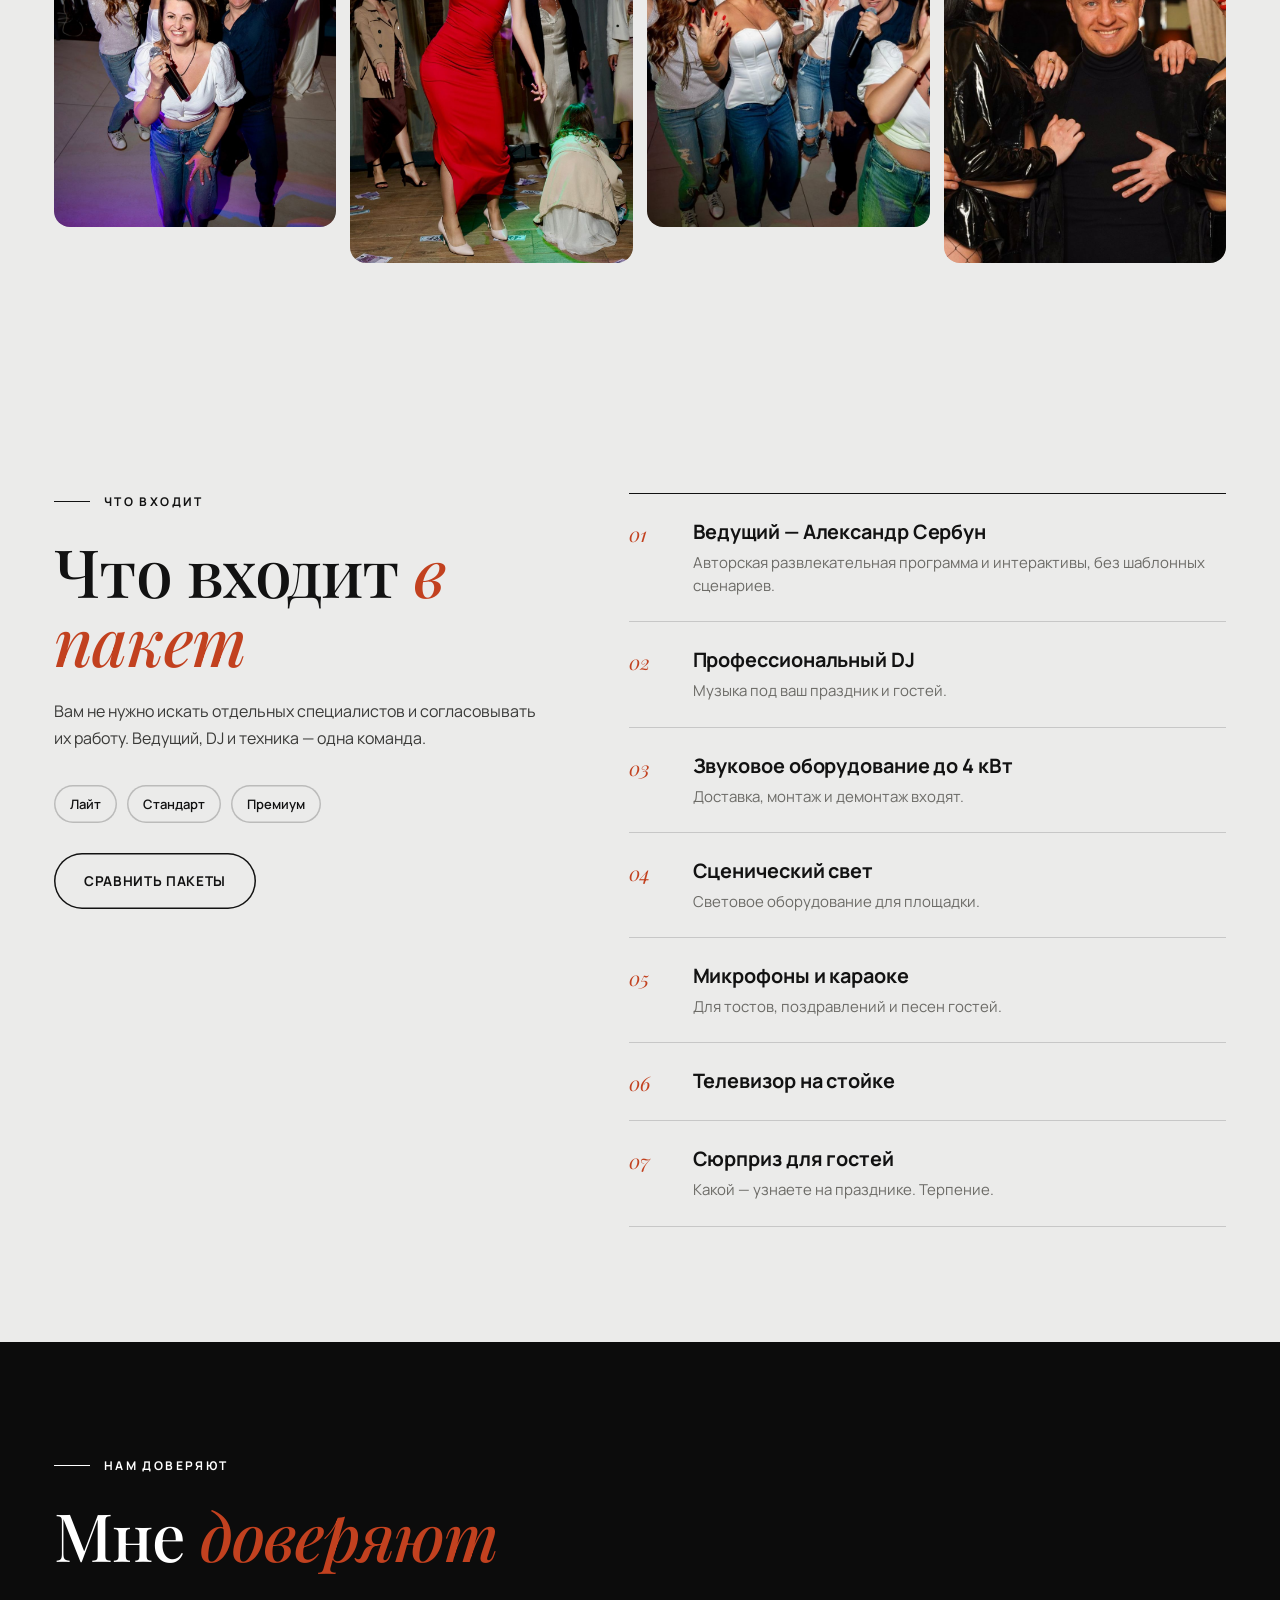
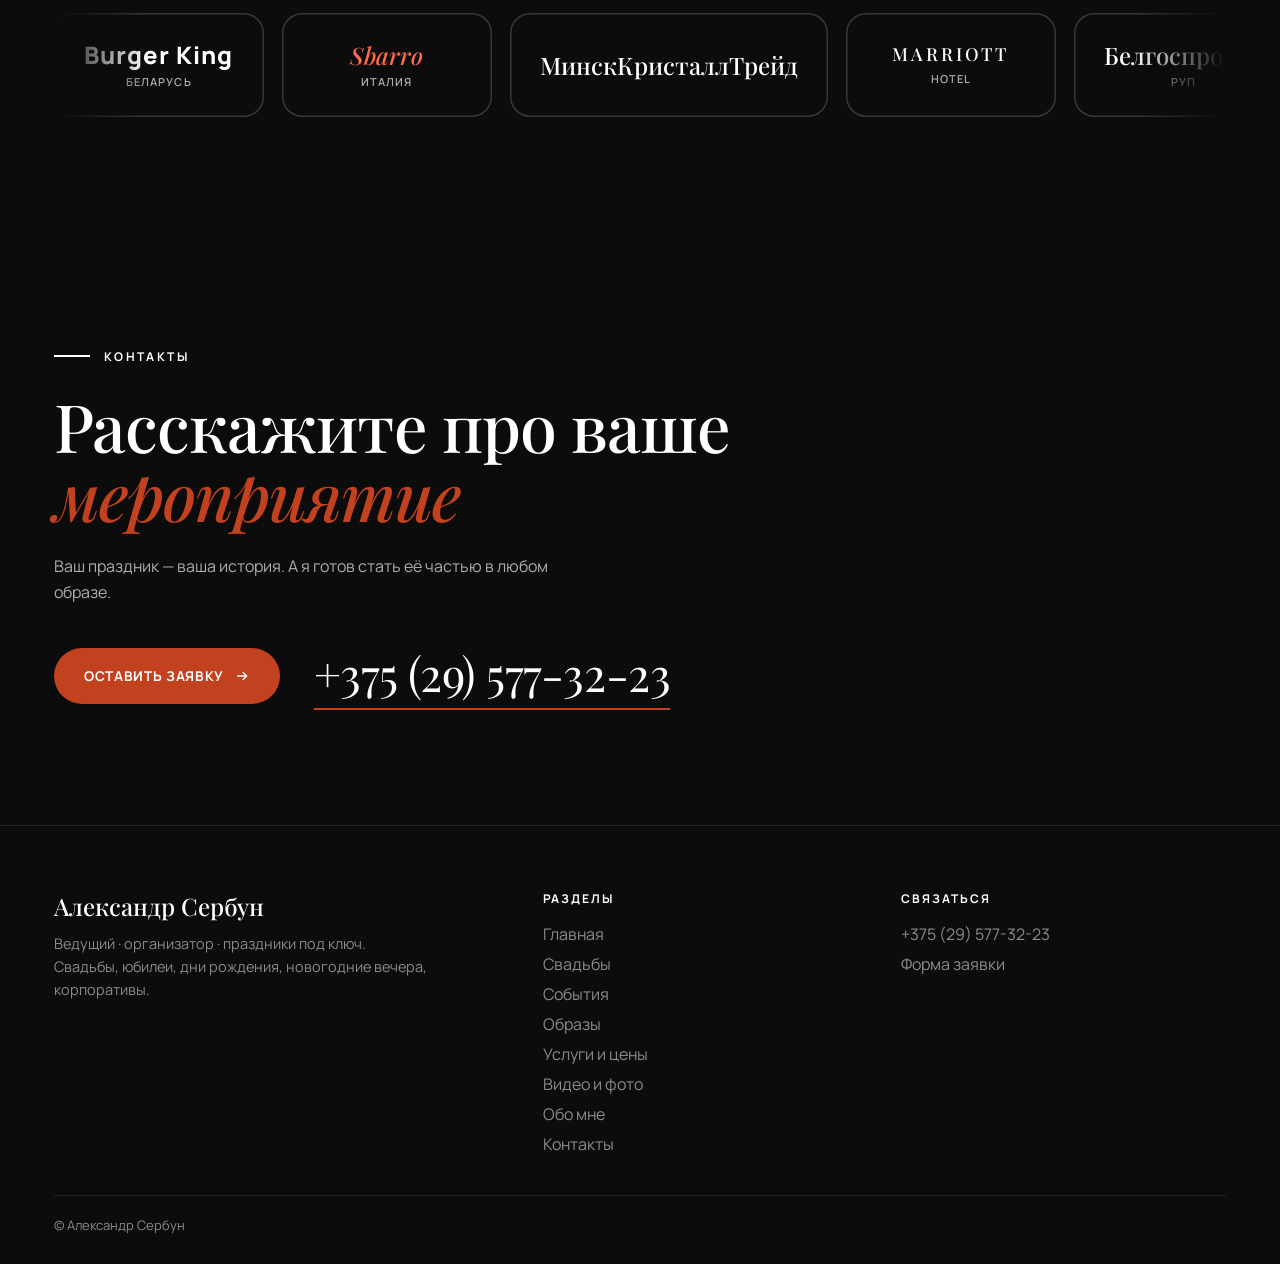
<file: events.html>
<!DOCTYPE html>
<html lang="ru">
<head>
<meta charset="utf-8">
<meta name="viewport" content="width=device-width, initial-scale=1">
<title>Корпоративы и события · Александр Сербун</title>
<meta name="description" content="Ведущий и DJ на корпоратив, юбилей, день рождения и новогодний вечер. Три пакета на выбор.">
<link rel="preconnect" href="https://fonts.googleapis.com">
<link rel="preconnect" href="https://fonts.gstatic.com" crossorigin>
<link href="https://fonts.googleapis.com/css2?family=Playfair+Display:ital,wght@0,500;0,700;1,500;1,700&family=Manrope:wght@400;500;600;700&display=swap" rel="stylesheet">
<link rel="stylesheet" href="assets/base.css">
<link rel="stylesheet" href="assets/pages.css">
</head>
<body>
<header class="nav" id="nav">
  <a class="logo" href="index.html"><i></i>Александр Сербун</a>
  <ul class="menu"><li><a href="wedding.html">Свадьбы</a></li><li><a href="events.html" aria-current="page">События</a></li><li><a href="themes.html">Образы</a></li><li><a href="services.html">Услуги и цены</a></li><li><a href="gallery.html">Видео и фото</a></li><li><a href="about.html">Обо мне</a></li></ul>
  <div class="nav__r"><a class="pill" href="contacts.html" data-mag><span>Узнать дату</span></a><button class="burger" id="burger" aria-label="Меню" aria-expanded="false"><span></span><span></span></button></div>
</header>
<nav class="mnav" aria-label="Меню"><a href="index.html" style="--i:0">Главная</a><a href="wedding.html" style="--i:1">Свадьбы</a><a href="events.html" style="--i:2">События</a><a href="themes.html" style="--i:3">Образы</a><a href="services.html" style="--i:4">Услуги и цены</a><a href="gallery.html" style="--i:5">Видео и фото</a><a href="about.html" style="--i:6">Обо мне</a><a href="contacts.html" style="--i:7">Контакты</a><small>+375 (29) 577-32-23</small></nav>
<section class="phead">
  <div class="wrap">
    <div class="crumbs"><a href="index.html">Главная</a><span>/</span><span>События</span></div>
    <div class="kick">Корпоративы и события</div>
    <h1 class="h1"><span class="ln" style="--i:0"><span>Любой повод,</span></span><span class="ln" style="--i:1"><span><em>один формат — ваш</em></span></span></h1>
    <p class="sub">Корпоративы, юбилеи, дни рождения и новогодние вечера: программа, музыка и техника под вашу компанию.</p>
  </div>
  <div class="phead__word" aria-hidden="true">События</div>
</section>
<section class="sec sec--tight">
  <div class="wrap">
    <div class="tk">
      <div class="tk__row sr"><span class="tk__n">01</span><h3>Корпоративы</h3><p>Классический корпоратив с развлекательной программой или тематический вечер с полноценной шоу-концепцией. Также: подбор артистов, звёзд белорусской и российской эстрады, и комплексная организация под ключ.</p></div>
      <div class="tk__row sr"><span class="tk__n">02</span><h3>Юбилеи</h3><p>Продумаем формат с учётом вашей компании: необычная тематика, костюмированный образ ведущего, приглашённые артисты. Для расчёта нужны дата, место, количество гостей и возраст юбиляра.</p></div>
      <div class="tk__row sr"><span class="tk__n">03</span><h3>Дни рождения</h3><p>Один общий праздник на двух именинников в одном кафе рассматриваем как одно мероприятие. Программа строится так, чтобы у каждого был свой яркий момент, а у гостей единый отличный вечер.</p></div>
      <div class="tk__row sr"><span class="tk__n">04</span><h3>Новогодние вечера</h3><p>От семейного вечера для своих до зажигательной вечеринки. Можно в любой стилистике: мексиканской, гангстерской или новогодней ретро.</p></div>
    </div>
  </div>
</section>
<section class="sec sec--tight"><div class="wrap"><div class="kick">Атмосфера вечеров</div><div class="mos"><figure class="gi  sr" style="aspect-ratio:3/4"><img src="img/p/61.jpg" alt="Гости на танцполе" loading="lazy" style="object-position:50% 40%"></figure><figure class="gi  sr" style="aspect-ratio:3/4"><img src="img/p/62.jpg" alt="Танцы" loading="lazy" style="object-position:50% 40%"></figure><figure class="gi  sr" style="aspect-ratio:3/4"><img src="img/p/78.jpg" alt="Вечеринка с караоке" loading="lazy" style="object-position:50% 50%"></figure><figure class="gi  sr" style="aspect-ratio:3/4"><img src="img/p/04.jpg" alt="Выступление танцовщиц" loading="lazy" style="object-position:50% 30%"></figure></div></div></section>
<section class="sec" id="package"><div class="wrap pkg">
    <div class="pkg__left sr">
      <div class="kick">Что входит</div>
      <h2 class="h2">Что входит <em>в пакет</em></h2>
      <p class="sub">Вам не нужно искать отдельных специалистов и согласовывать их работу. Ведущий, DJ и техника — одна команда.</p>
      <div class="chips" style="margin-top:34px"><span class="chip">Лайт</span><span class="chip">Стандарт</span><span class="chip">Премиум</span></div>
      <div class="cta__row" style="margin-top:30px"><a class="pill pill--lg pill--ghost" href="services.html#packages" data-mag><span>Сравнить пакеты</span></a></div>
    </div>
    <ol class="list"><li class="sr"><span class="n">01</span><div><b>Ведущий — Александр Сербун</b><p>Авторская развлекательная программа и интерактивы, без шаблонных сценариев.</p></div></li><li class="sr"><span class="n">02</span><div><b>Профессиональный DJ</b><p>Музыка под ваш праздник и гостей.</p></div></li><li class="sr"><span class="n">03</span><div><b>Звуковое оборудование до 4 кВт</b><p>Доставка, монтаж и демонтаж входят.</p></div></li><li class="sr"><span class="n">04</span><div><b>Сценический свет</b><p>Световое оборудование для площадки.</p></div></li><li class="sr"><span class="n">05</span><div><b>Микрофоны и караоке</b><p>Для тостов, поздравлений и песен гостей.</p></div></li><li class="sr"><span class="n">06</span><div><b>Телевизор на стойке</b></div></li><li class="sr"><span class="n">07</span><div><b>Сюрприз для гостей</b><p>Какой — узнаете на празднике. Терпение.</p></div></li></ol>
  </div></section>
<section class="sec sec--dark">
  <div class="wrap">
    <div class="kick">Нам доверяют</div>
    <h2 class="h2 sr">Мне <em>доверяют</em></h2>
    <div class="lgs sr" aria-label="Мне доверяют"><div class="lgs__track"><span class="lg lg--burgerking"><b>Burger King</b><small>Беларусь</small></span><span class="lg lg--sbarro"><b>Sbarro</b><small>Италия</small></span><span class="lg lg--mkt"><b>МинскКристаллТрейд</b></span><span class="lg lg--marriott"><b>Marriott</b><small>hotel</small></span><span class="lg lg--belgosproekt"><b>Белгоспроект</b><small>РУП</small></span><span class="lg lg--belitsoft"><b>BELITSOFT</b></span><span class="lg lg--renaissance"><b>Renaissance</b><small>hotel</small></span><span class="lg lg--hyatt"><b>Hyatt Regency</b></span><span class="lg lg--politech"><b>Политехник</b><small>Научно-технологический парк БНТУ</small></span><span class="lg lg--becloud"><b>beCloud</b></span><span class="lg lg--ekt"><b>EKT</b></span><span class="lg lg--xiaomi"><b>Xiaomi</b><small>первый импортер в Беларуси</small></span><span class="lg lg--vuz"><b>Вузы страны</b><small>все ведущие</small></span><span class="lg lg--burgerking"><b>Burger King</b><small>Беларусь</small></span><span class="lg lg--sbarro"><b>Sbarro</b><small>Италия</small></span><span class="lg lg--mkt"><b>МинскКристаллТрейд</b></span><span class="lg lg--marriott"><b>Marriott</b><small>hotel</small></span><span class="lg lg--belgosproekt"><b>Белгоспроект</b><small>РУП</small></span><span class="lg lg--belitsoft"><b>BELITSOFT</b></span><span class="lg lg--renaissance"><b>Renaissance</b><small>hotel</small></span><span class="lg lg--hyatt"><b>Hyatt Regency</b></span><span class="lg lg--politech"><b>Политехник</b><small>Научно-технологический парк БНТУ</small></span><span class="lg lg--becloud"><b>beCloud</b></span><span class="lg lg--ekt"><b>EKT</b></span><span class="lg lg--xiaomi"><b>Xiaomi</b><small>первый импортер в Беларуси</small></span><span class="lg lg--vuz"><b>Вузы страны</b><small>все ведущие</small></span></div></div>
  </div>
  </div>
</section>
<section class="sec sec--dark cta">
  <div class="wrap">
    <div class="kick">Контакты</div>
    <h2 class="h2 sr">Расскажите про ваше <em>мероприятие</em></h2>
    <p class="sub sr">Ваш праздник — ваша история. А я готов стать её частью в любом образе.</p>
    <div class="cta__row sr"><a class="pill pill--lg" href="contacts.html" data-mag><span>Оставить заявку</span><svg viewBox="0 0 24 24"><path d="M5 12h14M13 6l6 6-6 6"/></svg></a><a class="phone" href="tel:+375295773223">+375 (29) 577-32-23</a></div>
  </div>
</section>
<footer class="foot2">
  <div class="foot2__grid">
    <div><b>Александр Сербун</b><p>Ведущий · организатор · праздники под ключ. Свадьбы, юбилеи, дни рождения, новогодние вечера, корпоративы.</p></div>
    <div><h4>Разделы</h4><a href="index.html">Главная</a><a href="wedding.html">Свадьбы</a><a href="events.html">События</a><a href="themes.html">Образы</a><a href="services.html">Услуги и цены</a><a href="gallery.html">Видео и фото</a><a href="about.html">Обо мне</a><a href="contacts.html">Контакты</a></div>
    <div><h4>Связаться</h4><a href="tel:+375295773223">+375 (29) 577-32-23</a><a href="contacts.html">Форма заявки</a></div>
  </div>
  <div class="foot2__bot">© Александр Сербун</div>
</footer>
<script src="assets/site.js"></script>
</body>
</html>
</file>
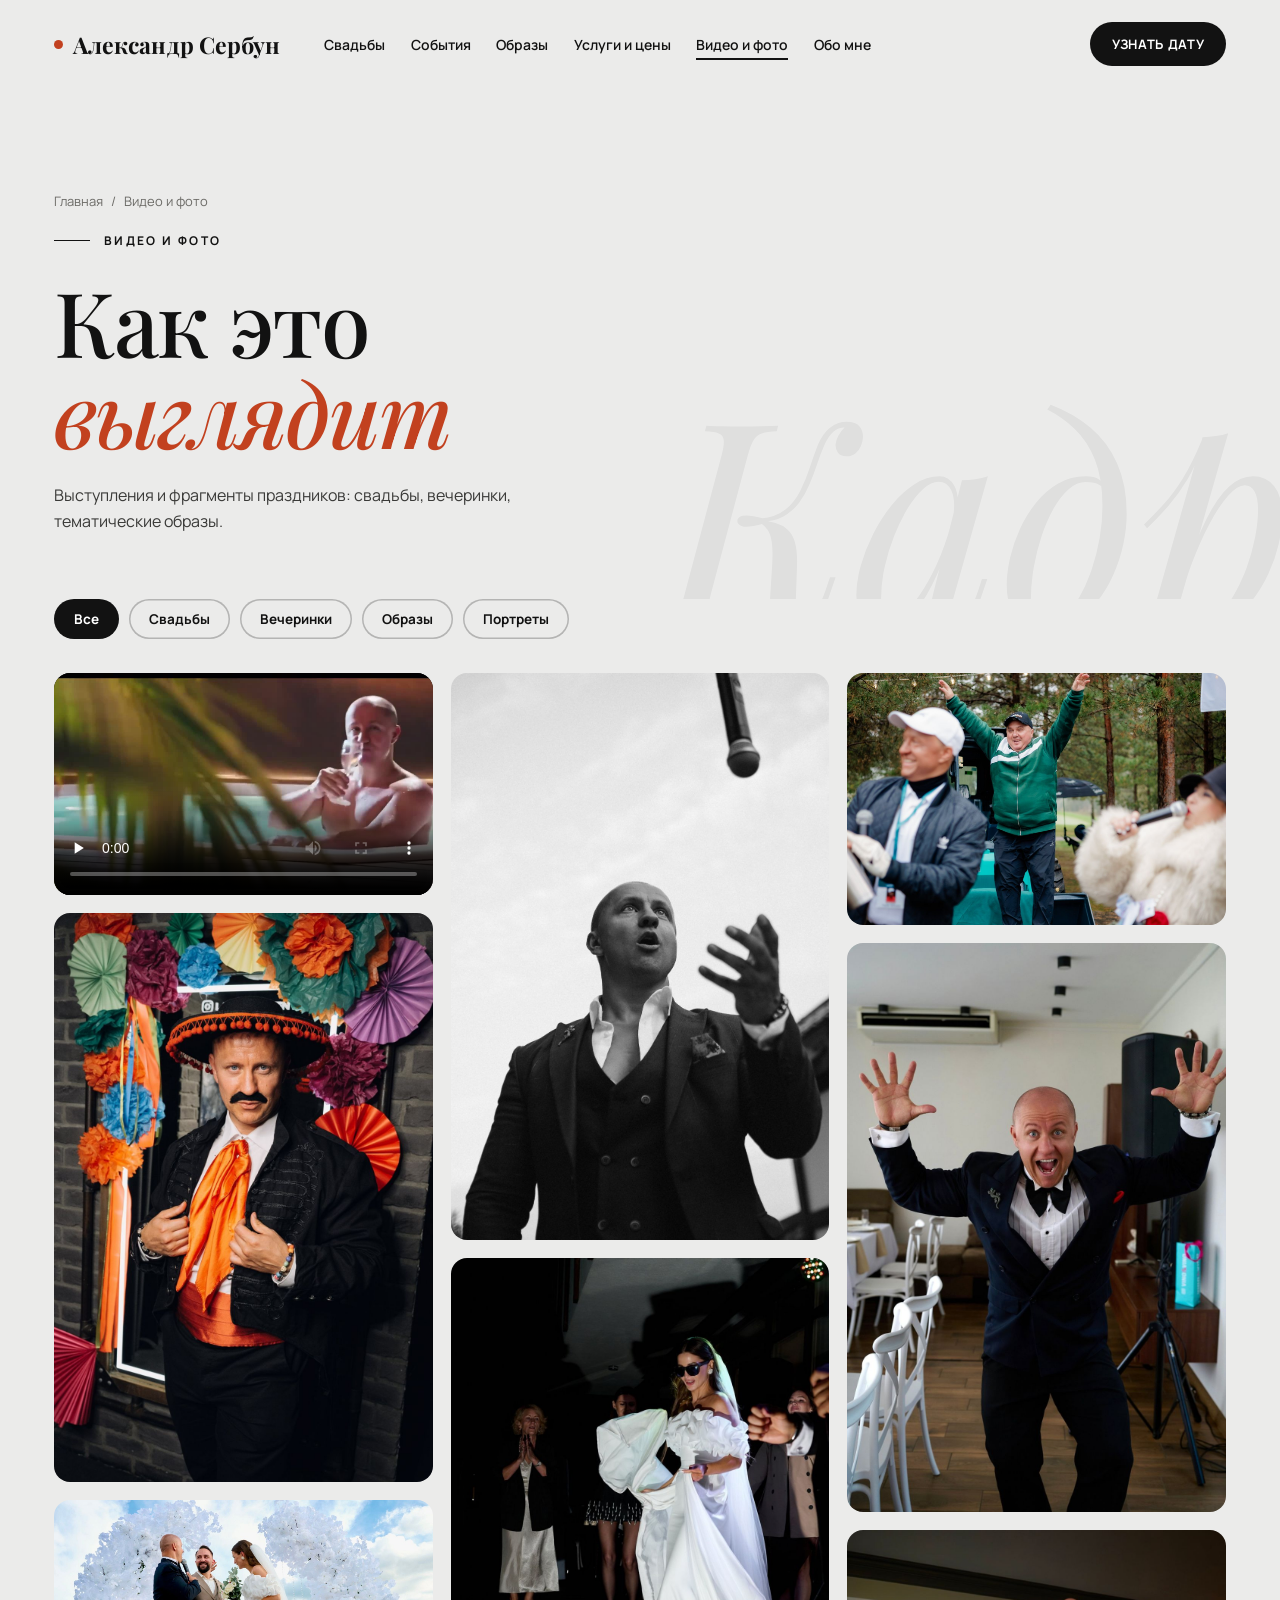
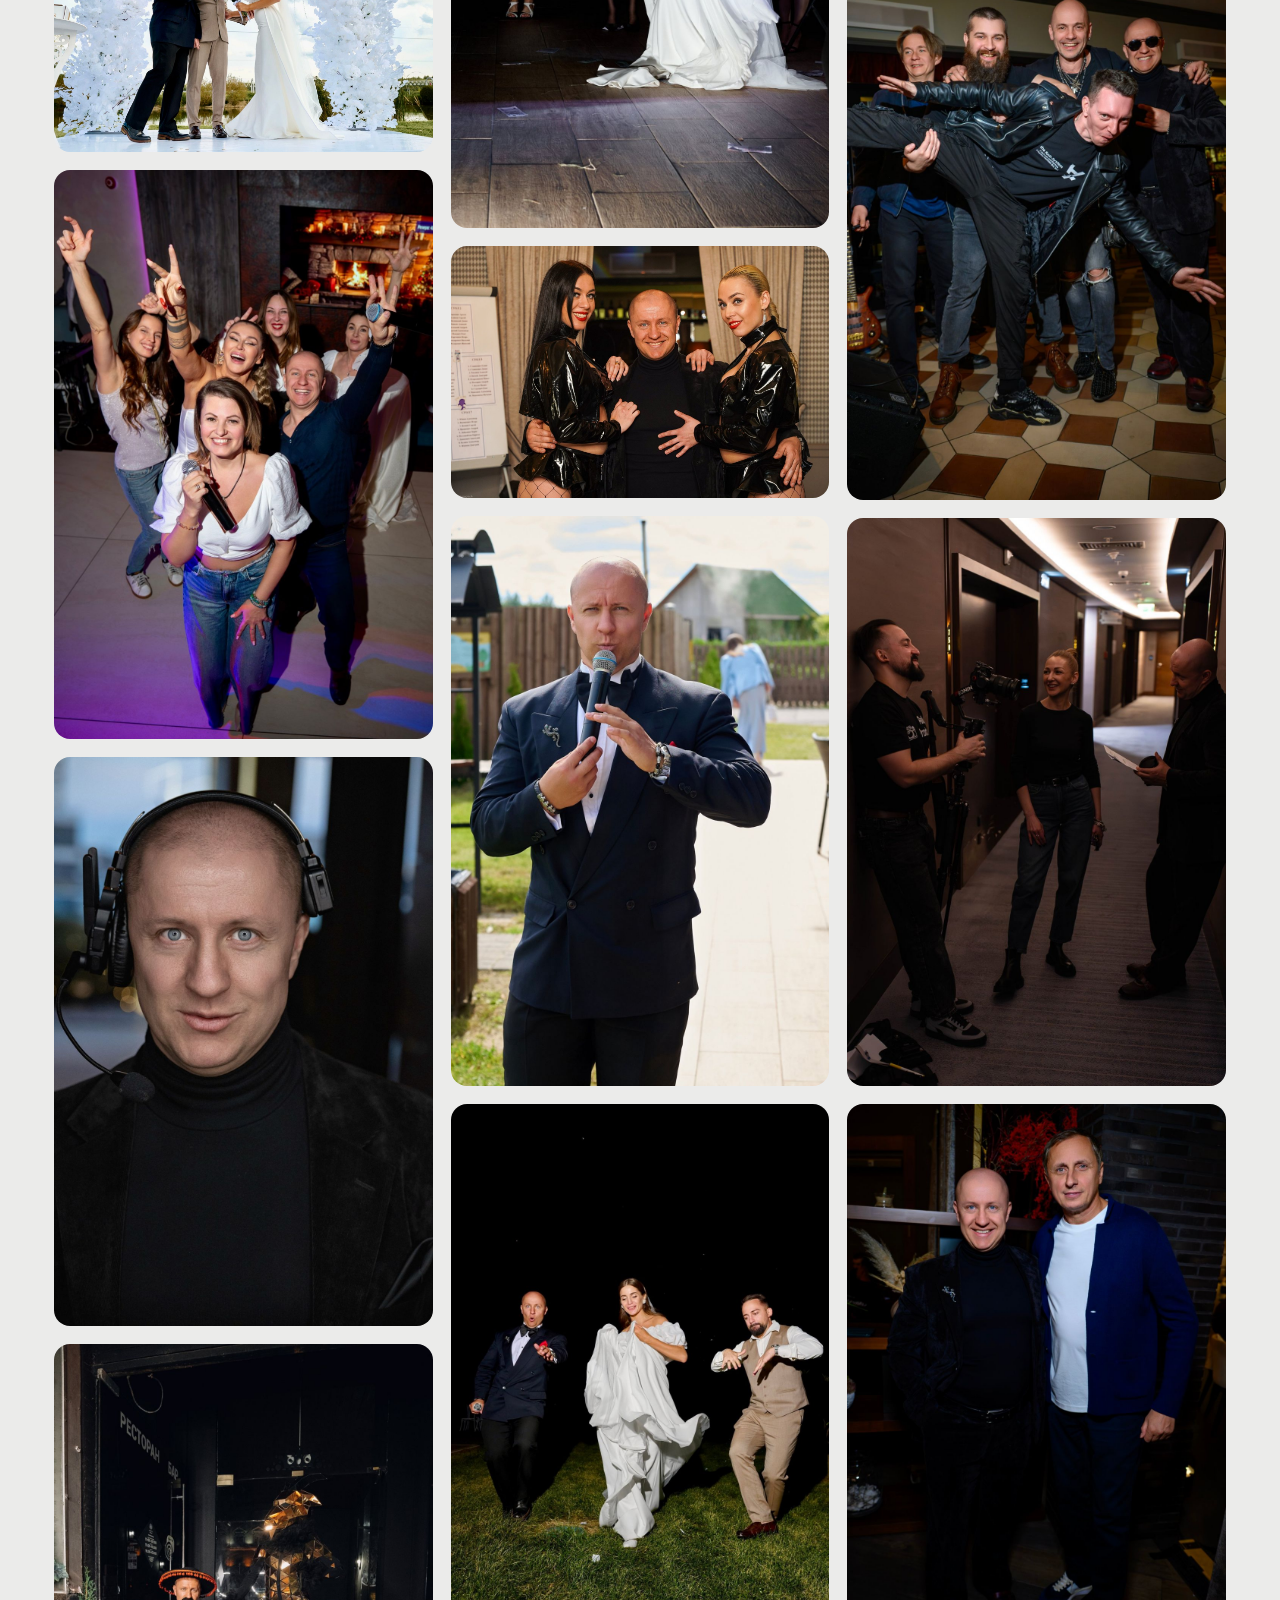
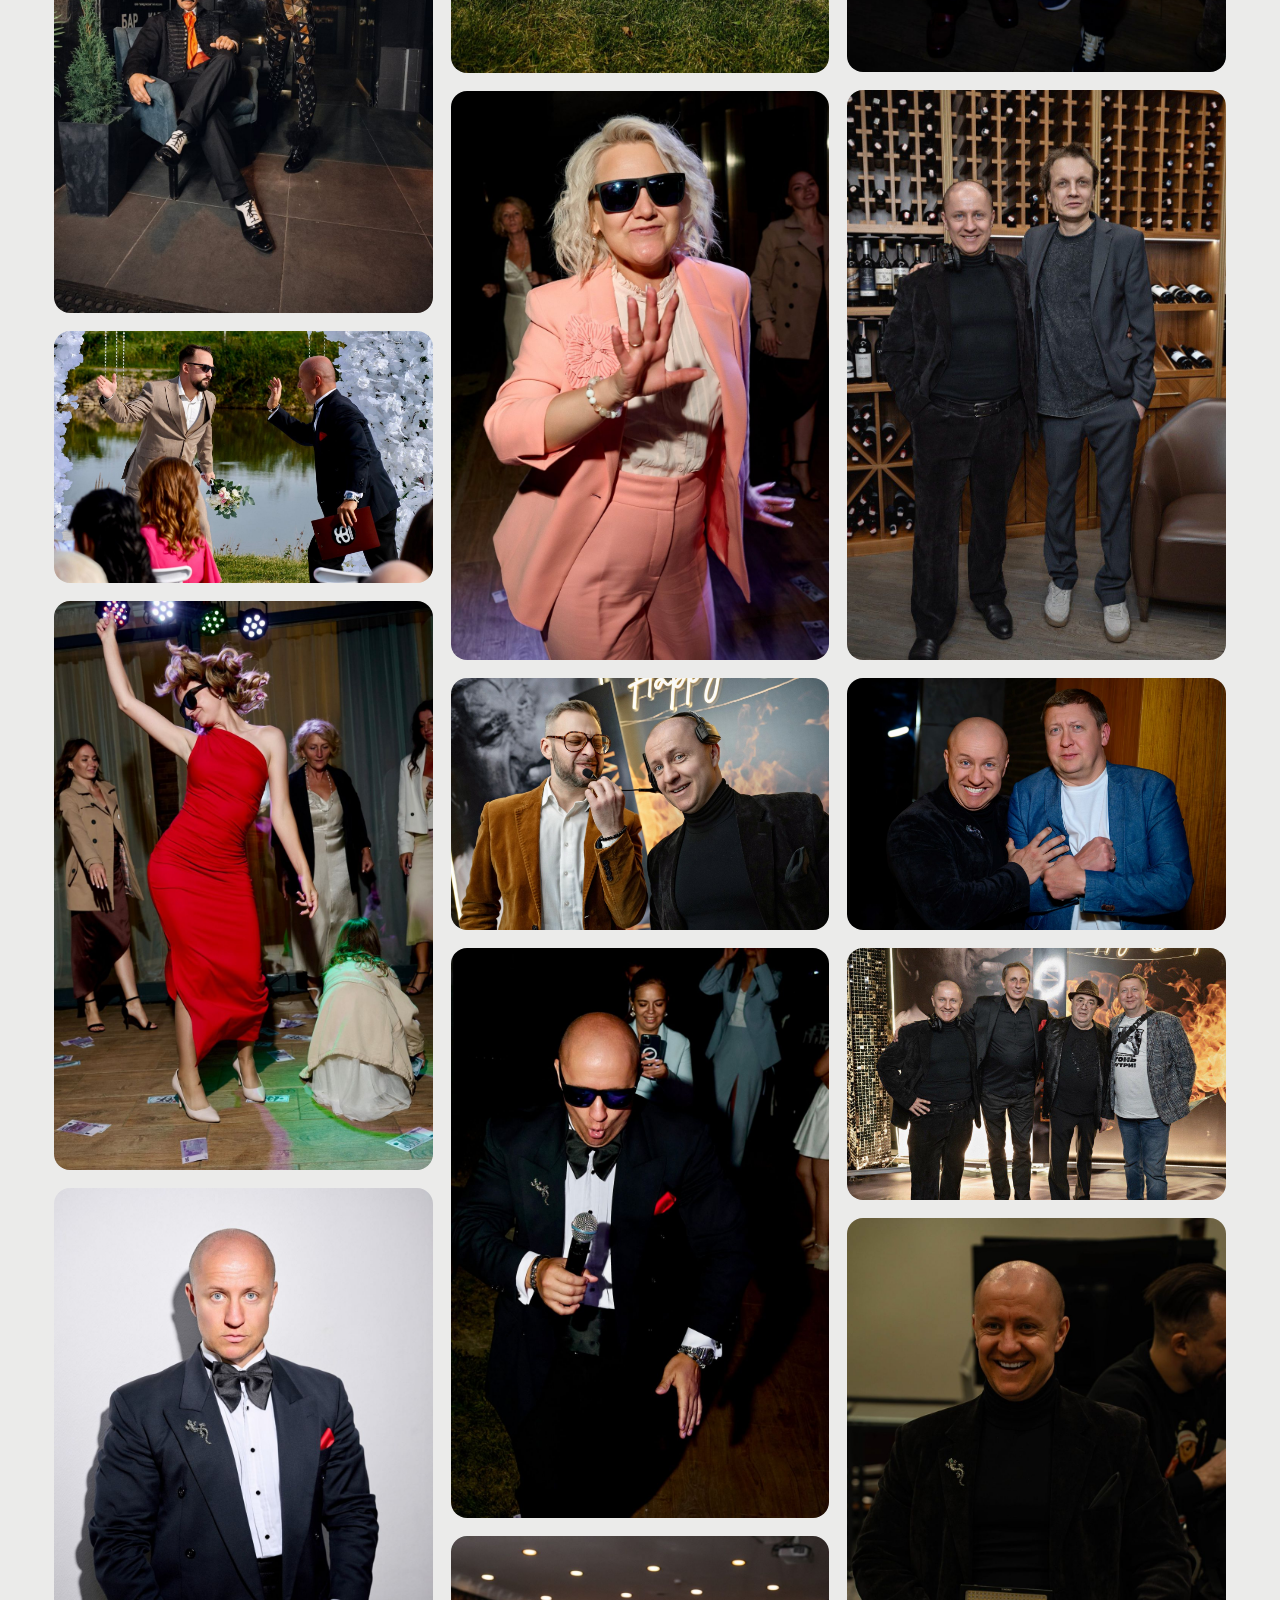
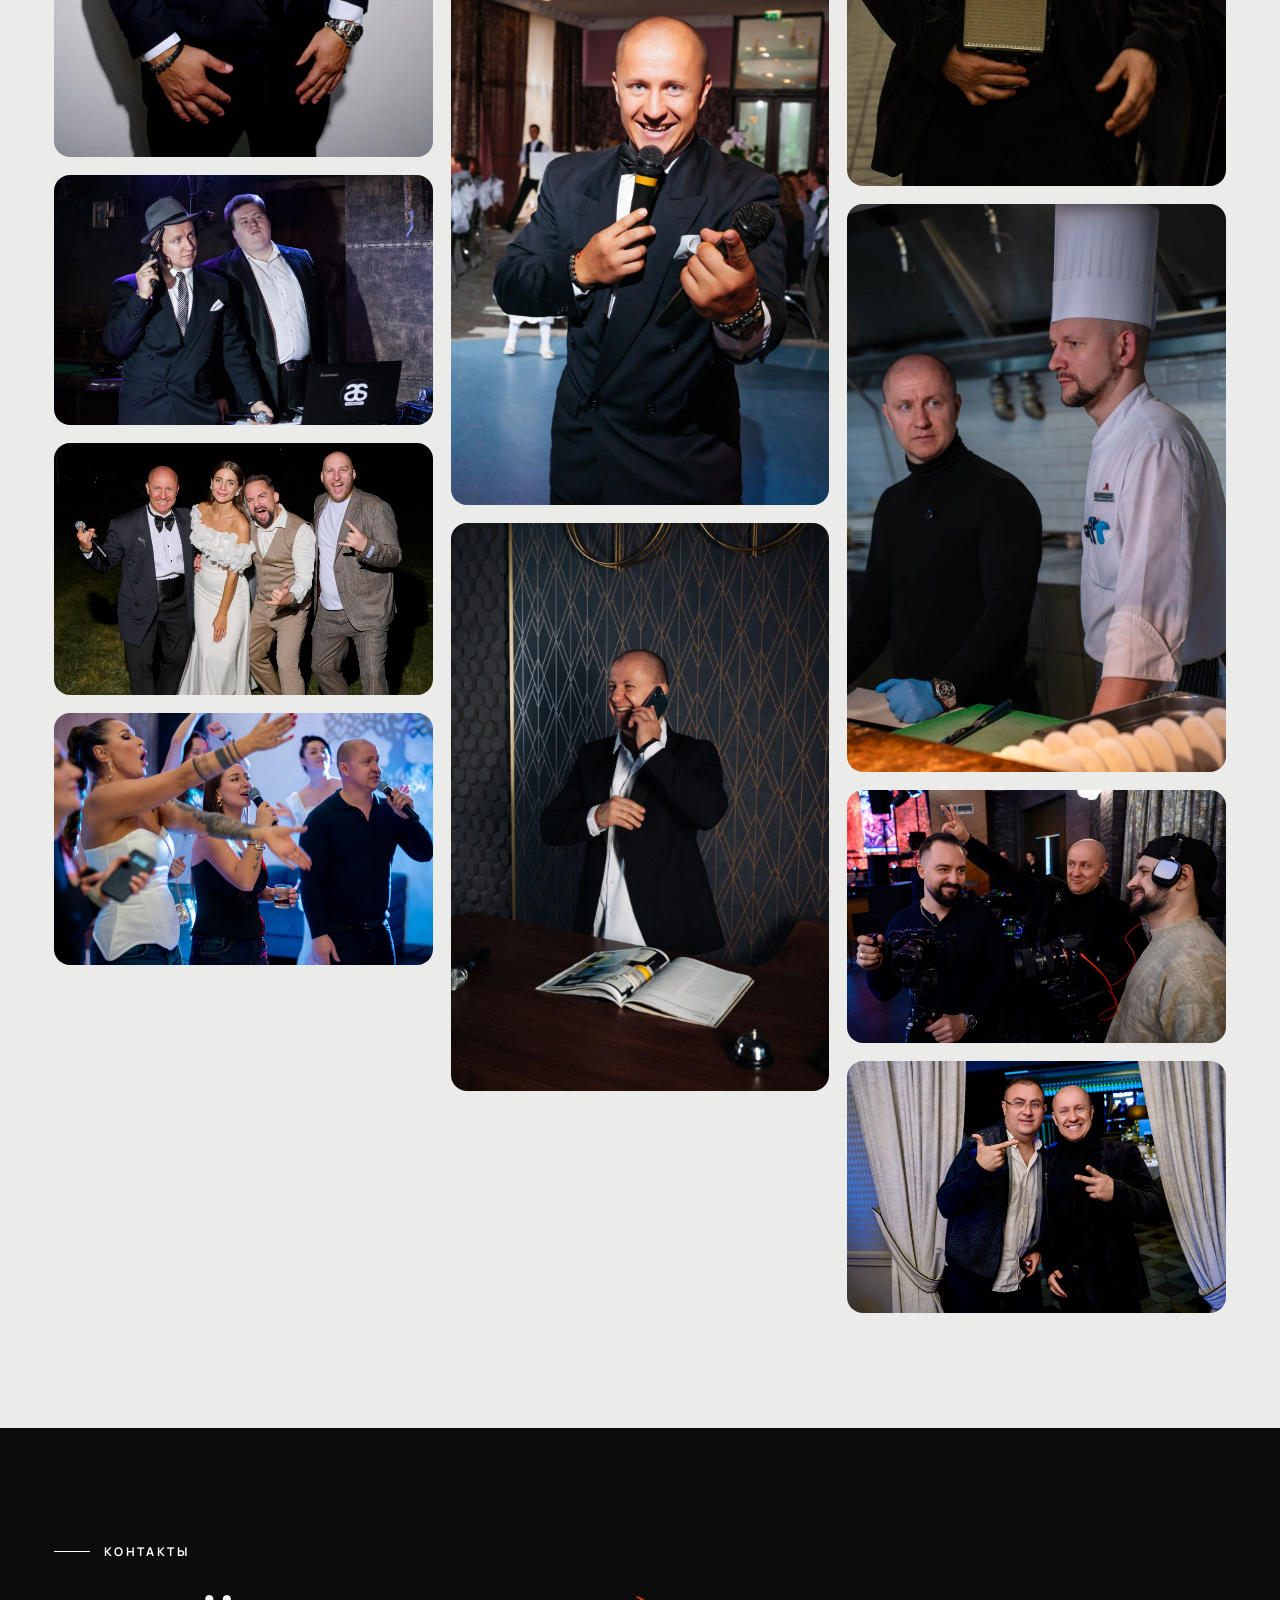
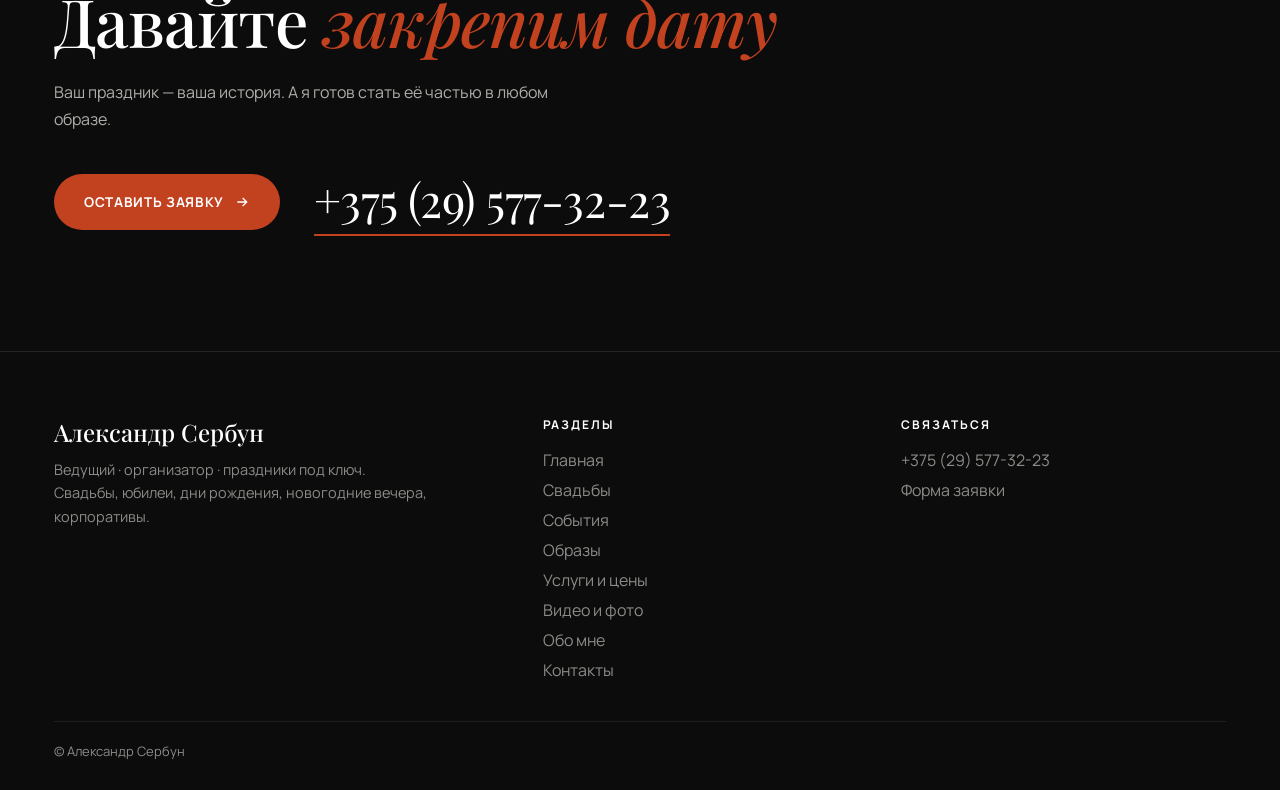
<file: gallery.html>
<!DOCTYPE html>
<html lang="ru">
<head>
<meta charset="utf-8">
<meta name="viewport" content="width=device-width, initial-scale=1">
<title>Видео и фото · Александр Сербун</title>
<meta name="description" content="Видео и фотографии с мероприятий: свадьбы, корпоративы, юбилеи.">
<link rel="preconnect" href="https://fonts.googleapis.com">
<link rel="preconnect" href="https://fonts.gstatic.com" crossorigin>
<link href="https://fonts.googleapis.com/css2?family=Playfair+Display:ital,wght@0,500;0,700;1,500;1,700&family=Manrope:wght@400;500;600;700&display=swap" rel="stylesheet">
<link rel="stylesheet" href="assets/base.css">
<link rel="stylesheet" href="assets/pages.css">
</head>
<body>
<header class="nav" id="nav">
  <a class="logo" href="index.html"><i></i>Александр Сербун</a>
  <ul class="menu"><li><a href="wedding.html">Свадьбы</a></li><li><a href="events.html">События</a></li><li><a href="themes.html">Образы</a></li><li><a href="services.html">Услуги и цены</a></li><li><a href="gallery.html" aria-current="page">Видео и фото</a></li><li><a href="about.html">Обо мне</a></li></ul>
  <div class="nav__r"><a class="pill" href="contacts.html" data-mag><span>Узнать дату</span></a><button class="burger" id="burger" aria-label="Меню" aria-expanded="false"><span></span><span></span></button></div>
</header>
<nav class="mnav" aria-label="Меню"><a href="index.html" style="--i:0">Главная</a><a href="wedding.html" style="--i:1">Свадьбы</a><a href="events.html" style="--i:2">События</a><a href="themes.html" style="--i:3">Образы</a><a href="services.html" style="--i:4">Услуги и цены</a><a href="gallery.html" style="--i:5">Видео и фото</a><a href="about.html" style="--i:6">Обо мне</a><a href="contacts.html" style="--i:7">Контакты</a><small>+375 (29) 577-32-23</small></nav>
<section class="phead">
  <div class="wrap">
    <div class="crumbs"><a href="index.html">Главная</a><span>/</span><span>Видео и фото</span></div>
    <div class="kick">Видео и фото</div>
    <h1 class="h1"><span class="ln" style="--i:0"><span>Как это</span></span><span class="ln" style="--i:1"><span><em>выглядит</em></span></span></h1>
    <p class="sub">Выступления и фрагменты праздников: свадьбы, вечеринки, тематические образы.</p>
  </div>
  <div class="phead__word" aria-hidden="true">Кадр</div>
</section>
<section class="sec sec--tight"><div class="wrap">
<div class="filters"><button class="on" data-f="all">Все</button><button data-f="wed">Свадьбы</button><button data-f="party">Вечеринки</button><button data-f="look">Образы</button><button data-f="host">Портреты</button></div>
<div class="mason">
<figure class="gi gi--vid" data-c="look"><video src="img/clip.mp4" poster="img/clip.jpg" controls playsinline preload="none"></video></figure><figure class="gi" data-c="look"><img src="img/p/74.jpg" alt="Александр Сербун" loading="lazy"></figure><figure class="gi" data-c="wed"><img src="img/p/75.jpg" alt="Александр Сербун" loading="lazy"></figure><figure class="gi" data-c="party"><img src="img/p/61.jpg" alt="Александр Сербун" loading="lazy"></figure><figure class="gi" data-c="host"><img src="img/p/48.jpg" alt="Александр Сербун" loading="lazy"></figure><figure class="gi" data-c="look"><img src="img/p/40.jpg" alt="Александр Сербун" loading="lazy"></figure><figure class="gi" data-c="wed"><img src="img/p/71.jpg" alt="Александр Сербун" loading="lazy"></figure><figure class="gi" data-c="party"><img src="img/p/62.jpg" alt="Александр Сербун" loading="lazy"></figure><figure class="gi" data-c="host"><img src="img/p/64.jpg" alt="Александр Сербун" loading="lazy"></figure><figure class="gi" data-c="look"><img src="img/p/70.jpg" alt="Александр Сербун" loading="lazy"></figure><figure class="gi" data-c="wed"><img src="img/p/65.jpg" alt="Александр Сербун" loading="lazy"></figure><figure class="gi" data-c="party"><img src="img/p/77.jpg" alt="Александр Сербун" loading="lazy"></figure><figure class="gi" data-c="host"><img src="img/p/68.jpg" alt="Александр Сербун" loading="lazy"></figure><figure class="gi" data-c="wed"><img src="img/p/45.jpg" alt="Александр Сербун" loading="lazy"></figure><figure class="gi" data-c="party"><img src="img/p/04.jpg" alt="Александр Сербун" loading="lazy"></figure><figure class="gi" data-c="host"><img src="img/p/63.jpg" alt="Александр Сербун" loading="lazy"></figure><figure class="gi" data-c="wed"><img src="img/p/54.jpg" alt="Александр Сербун" loading="lazy"></figure><figure class="gi" data-c="party"><img src="img/p/35.jpg" alt="Александр Сербун" loading="lazy"></figure><figure class="gi" data-c="host"><img src="img/p/52.jpg" alt="Александр Сербун" loading="lazy"></figure><figure class="gi" data-c="wed"><img src="img/p/95.jpg" alt="Александр Сербун" loading="lazy"></figure><figure class="gi" data-c="party"><img src="img/p/17.jpg" alt="Александр Сербун" loading="lazy"></figure><figure class="gi" data-c="host"><img src="img/p/06.jpg" alt="Александр Сербун" loading="lazy"></figure><figure class="gi" data-c="party"><img src="img/p/97.jpg" alt="Александр Сербун" loading="lazy"></figure><figure class="gi" data-c="host"><img src="img/p/47.jpg" alt="Александр Сербун" loading="lazy"></figure><figure class="gi" data-c="party"><img src="img/p/103.jpg" alt="Александр Сербун" loading="lazy"></figure><figure class="gi" data-c="host"><img src="img/p/93.jpg" alt="Александр Сербун" loading="lazy"></figure><figure class="gi" data-c="host"><img src="img/p/96.jpg" alt="Александр Сербун" loading="lazy"></figure><figure class="gi" data-c="host"><img src="img/p/98.jpg" alt="Александр Сербун" loading="lazy"></figure><figure class="gi" data-c="host"><img src="img/p/100.jpg" alt="Александр Сербун" loading="lazy"></figure><figure class="gi" data-c="host"><img src="img/p/101.jpg" alt="Александр Сербун" loading="lazy"></figure><figure class="gi" data-c="host"><img src="img/p/102.jpg" alt="Александр Сербун" loading="lazy"></figure><figure class="gi" data-c="host"><img src="img/p/104.jpg" alt="Александр Сербун" loading="lazy"></figure><figure class="gi" data-c="host"><img src="img/p/105.jpg" alt="Александр Сербун" loading="lazy"></figure><figure class="gi" data-c="host"><img src="img/p/106.jpg" alt="Александр Сербун" loading="lazy"></figure></div></div></section><div class="lb" id="lb"><img alt=""></div><section class="sec sec--dark cta">
  <div class="wrap">
    <div class="kick">Контакты</div>
    <h2 class="h2 sr">Давайте <em>закрепим дату</em></h2>
    <p class="sub sr">Ваш праздник — ваша история. А я готов стать её частью в любом образе.</p>
    <div class="cta__row sr"><a class="pill pill--lg" href="contacts.html" data-mag><span>Оставить заявку</span><svg viewBox="0 0 24 24"><path d="M5 12h14M13 6l6 6-6 6"/></svg></a><a class="phone" href="tel:+375295773223">+375 (29) 577-32-23</a></div>
  </div>
</section>
<footer class="foot2">
  <div class="foot2__grid">
    <div><b>Александр Сербун</b><p>Ведущий · организатор · праздники под ключ. Свадьбы, юбилеи, дни рождения, новогодние вечера, корпоративы.</p></div>
    <div><h4>Разделы</h4><a href="index.html">Главная</a><a href="wedding.html">Свадьбы</a><a href="events.html">События</a><a href="themes.html">Образы</a><a href="services.html">Услуги и цены</a><a href="gallery.html">Видео и фото</a><a href="about.html">Обо мне</a><a href="contacts.html">Контакты</a></div>
    <div><h4>Связаться</h4><a href="tel:+375295773223">+375 (29) 577-32-23</a><a href="contacts.html">Форма заявки</a></div>
  </div>
  <div class="foot2__bot">© Александр Сербун</div>
</footer>
<script src="assets/site.js"></script>
</body>
</html>
</file>
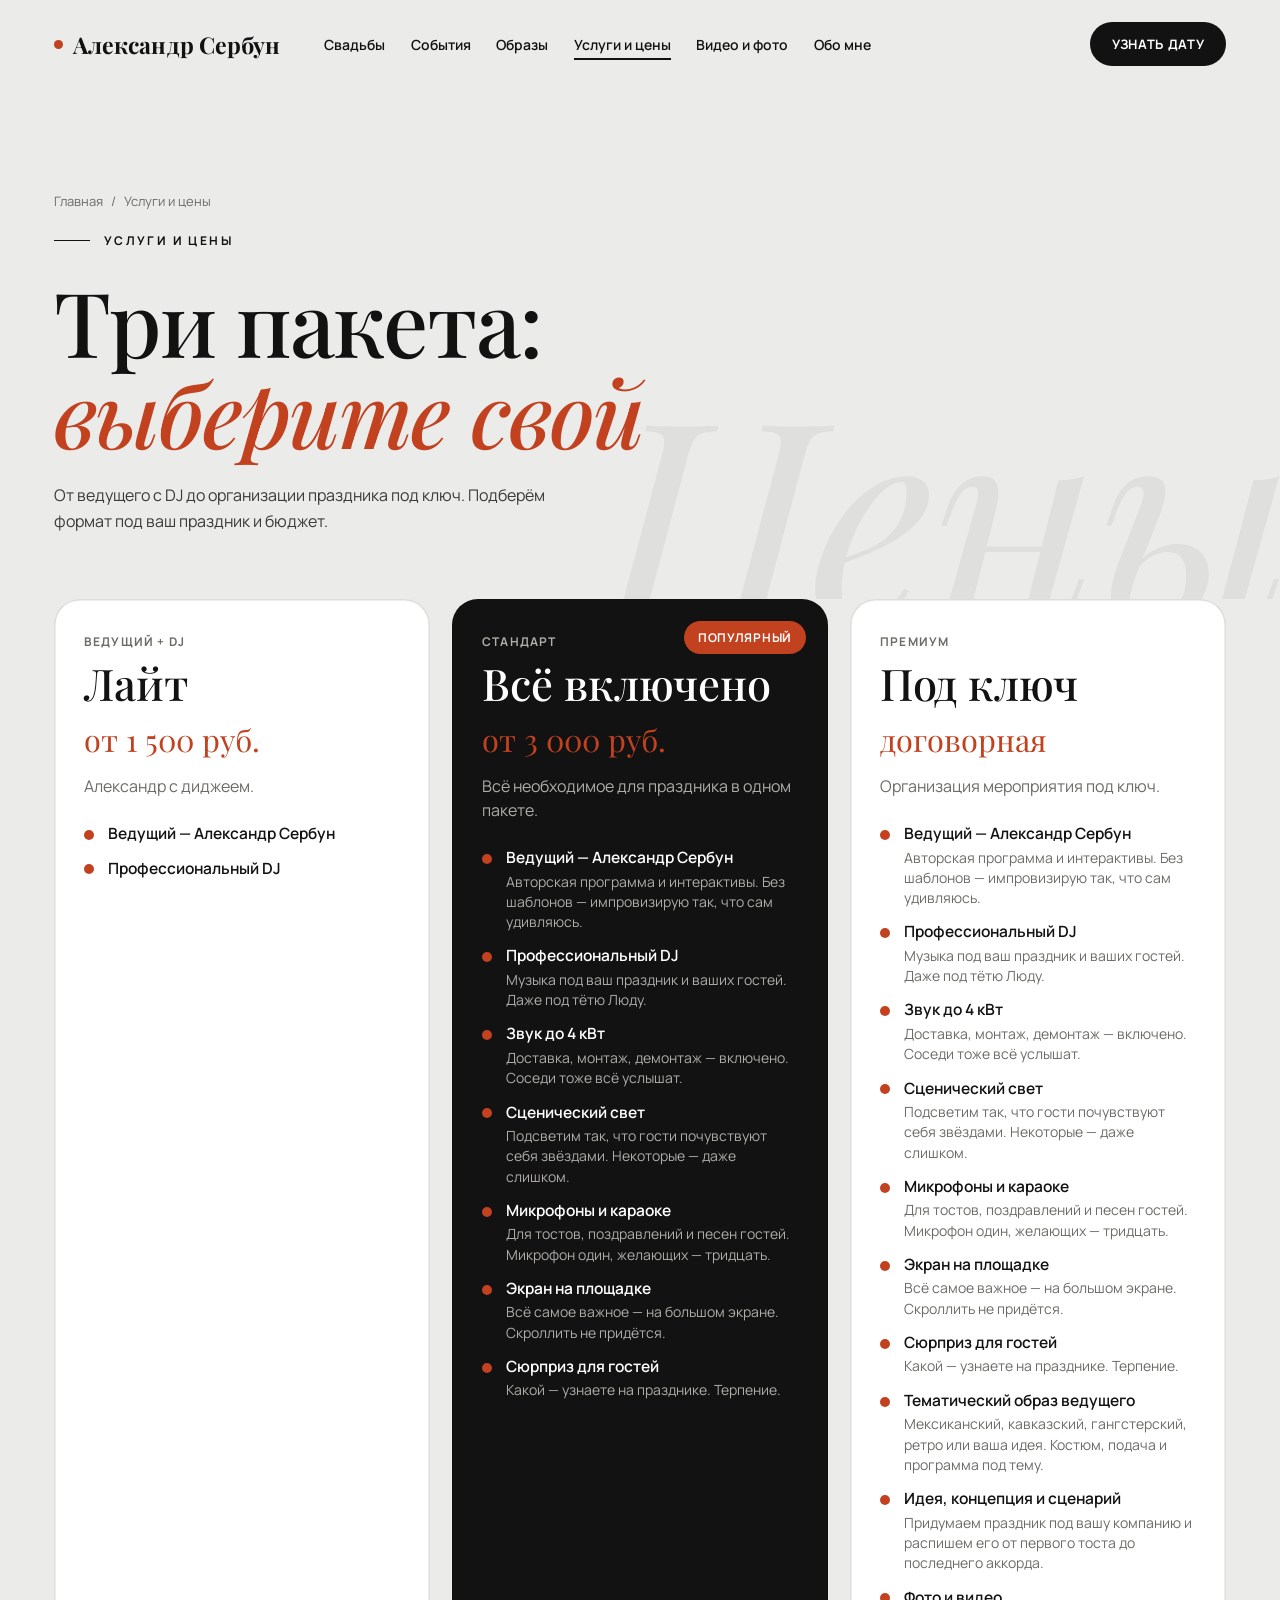
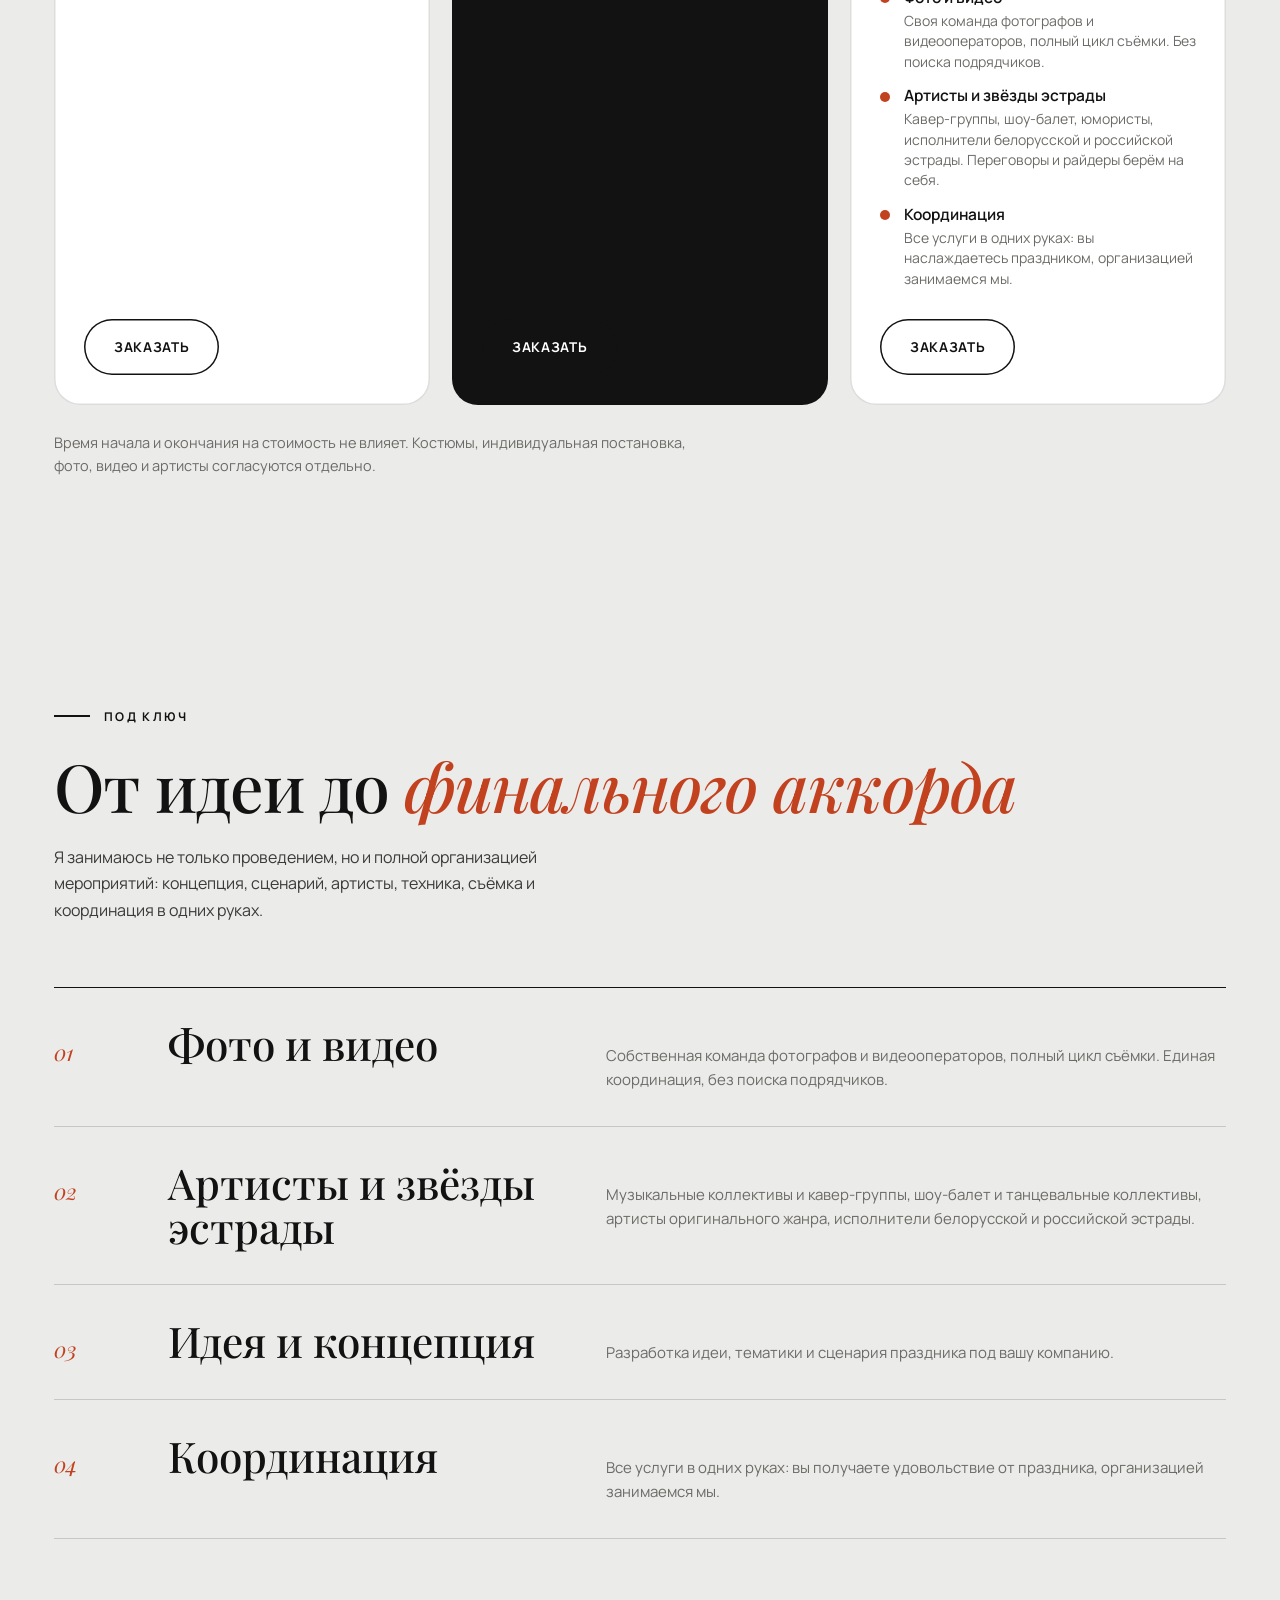
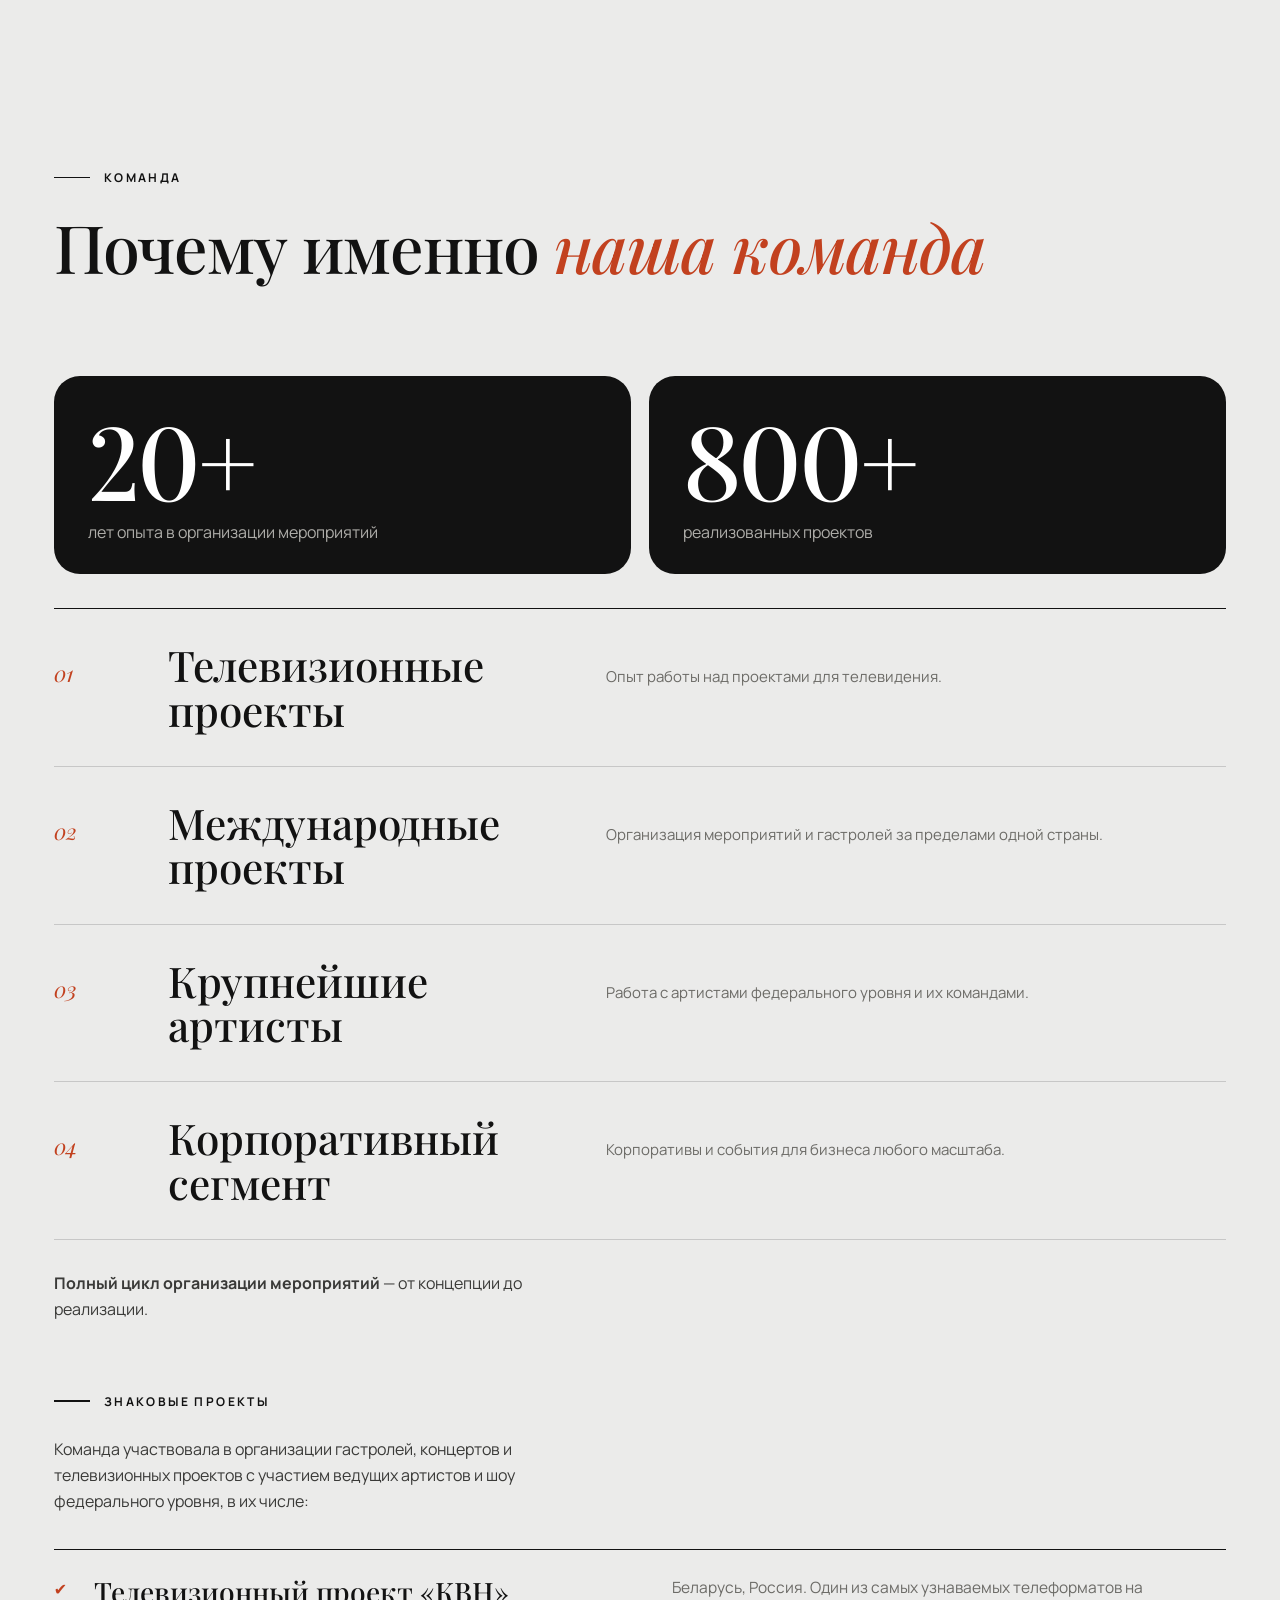
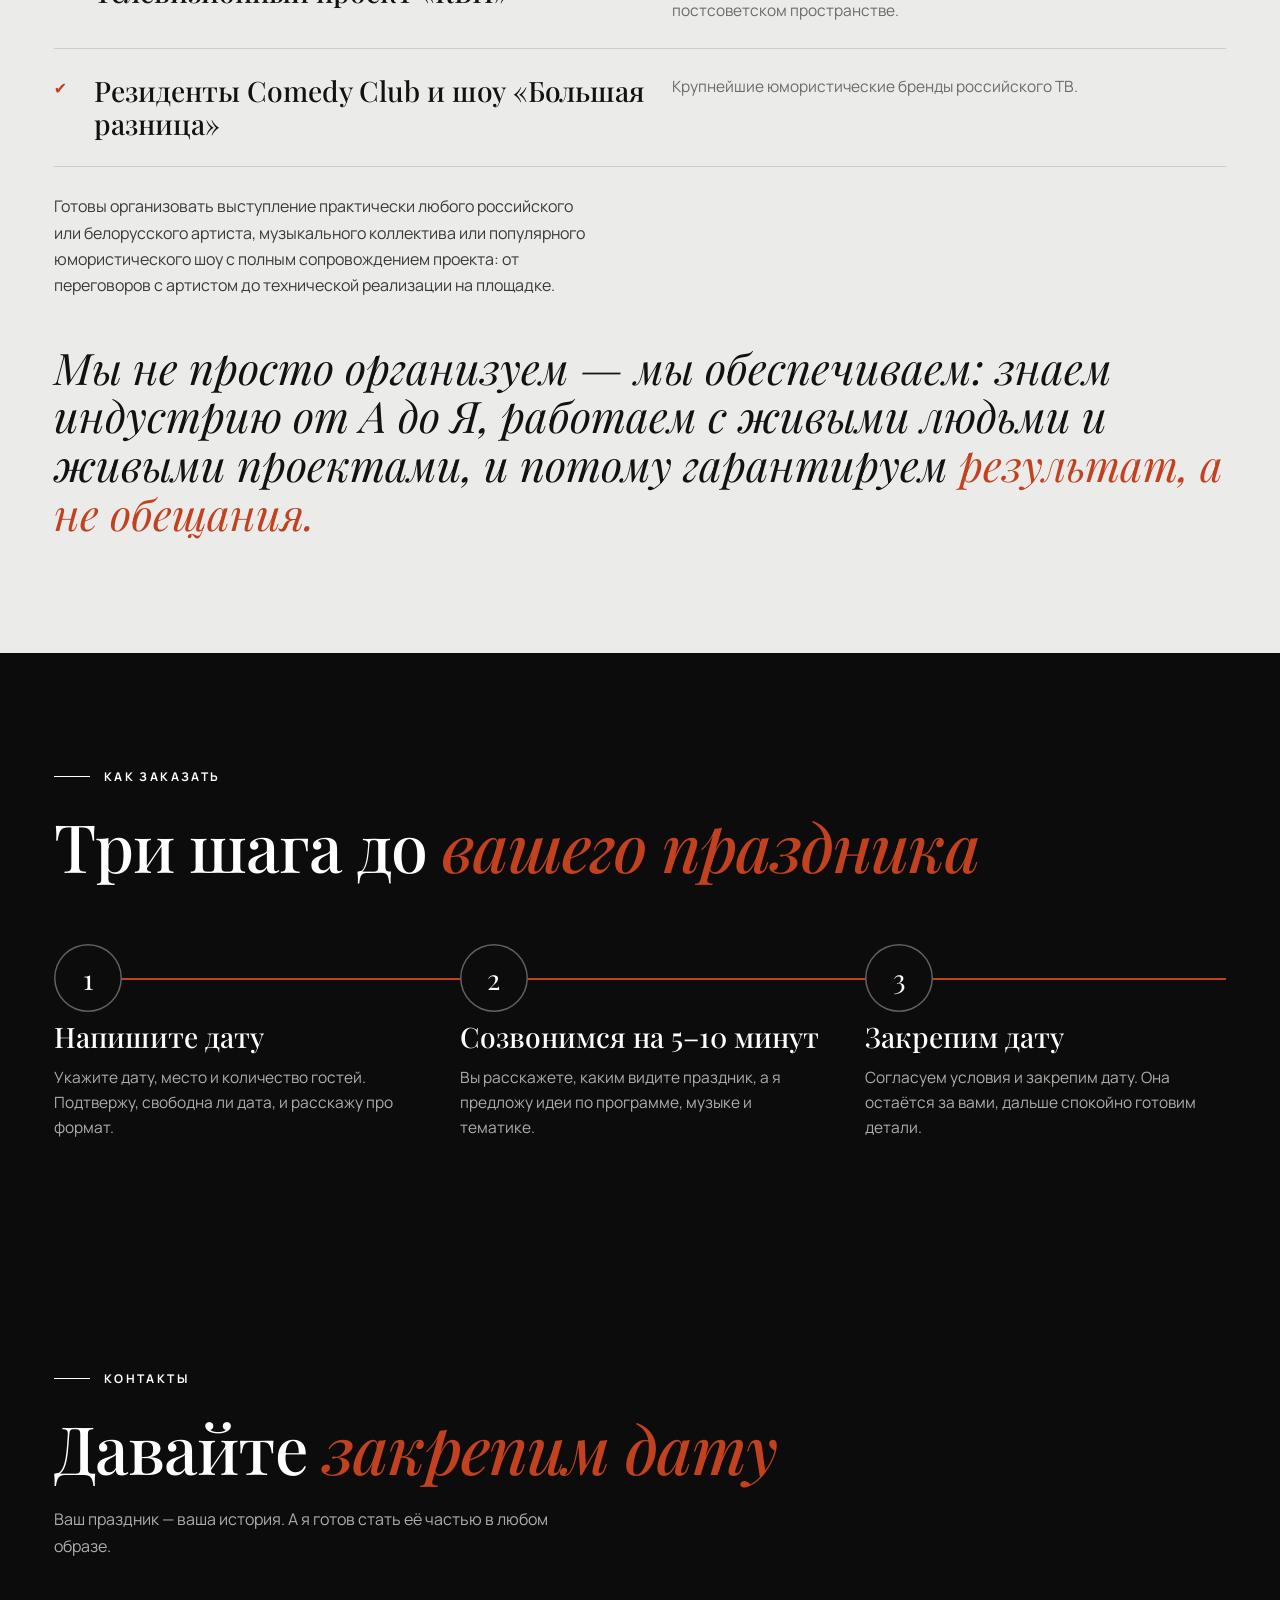
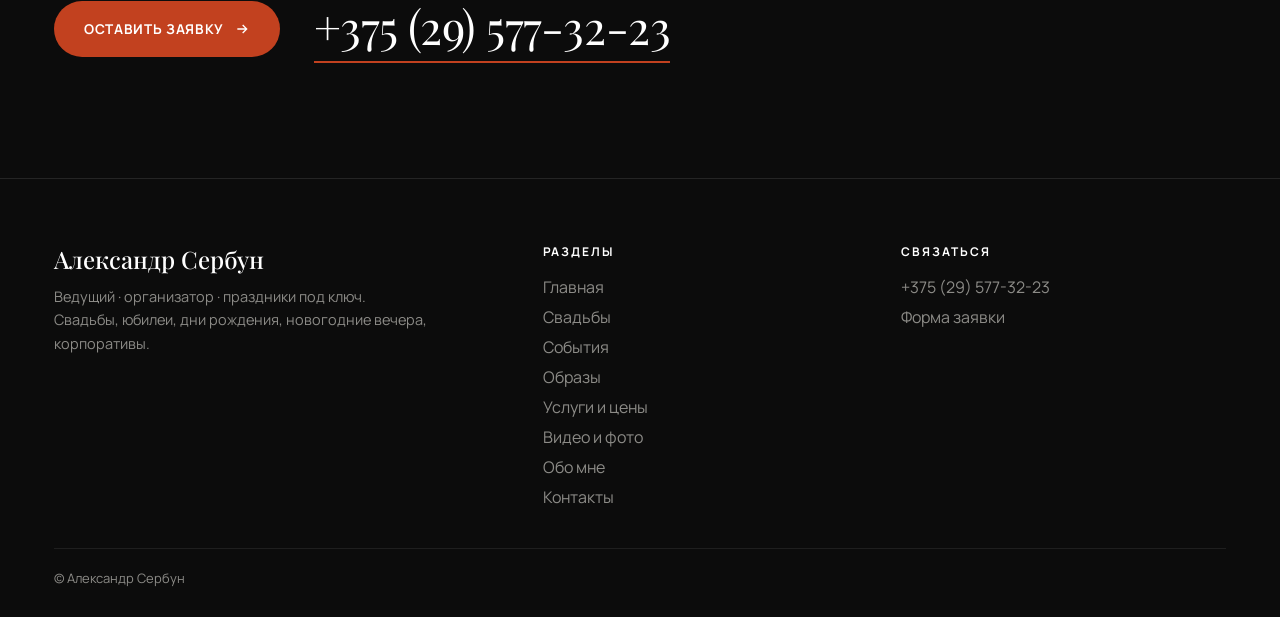
<file: services.html>
<!DOCTYPE html>
<html lang="ru">
<head>
<meta charset="utf-8">
<meta name="viewport" content="width=device-width, initial-scale=1">
<title>Услуги и цены · Александр Сербун</title>
<meta name="description" content="Лайт от 1 500 руб., «Всё включено» от 3 000 руб., организация под ключ — договорная. Ведущий, DJ, техника, свет.">
<link rel="preconnect" href="https://fonts.googleapis.com">
<link rel="preconnect" href="https://fonts.gstatic.com" crossorigin>
<link href="https://fonts.googleapis.com/css2?family=Playfair+Display:ital,wght@0,500;0,700;1,500;1,700&family=Manrope:wght@400;500;600;700&display=swap" rel="stylesheet">
<link rel="stylesheet" href="assets/base.css">
<link rel="stylesheet" href="assets/pages.css">
</head>
<body>
<header class="nav" id="nav">
  <a class="logo" href="index.html"><i></i>Александр Сербун</a>
  <ul class="menu"><li><a href="wedding.html">Свадьбы</a></li><li><a href="events.html">События</a></li><li><a href="themes.html">Образы</a></li><li><a href="services.html" aria-current="page">Услуги и цены</a></li><li><a href="gallery.html">Видео и фото</a></li><li><a href="about.html">Обо мне</a></li></ul>
  <div class="nav__r"><a class="pill" href="contacts.html" data-mag><span>Узнать дату</span></a><button class="burger" id="burger" aria-label="Меню" aria-expanded="false"><span></span><span></span></button></div>
</header>
<nav class="mnav" aria-label="Меню"><a href="index.html" style="--i:0">Главная</a><a href="wedding.html" style="--i:1">Свадьбы</a><a href="events.html" style="--i:2">События</a><a href="themes.html" style="--i:3">Образы</a><a href="services.html" style="--i:4">Услуги и цены</a><a href="gallery.html" style="--i:5">Видео и фото</a><a href="about.html" style="--i:6">Обо мне</a><a href="contacts.html" style="--i:7">Контакты</a><small>+375 (29) 577-32-23</small></nav>
<section class="phead">
  <div class="wrap">
    <div class="crumbs"><a href="index.html">Главная</a><span>/</span><span>Услуги и цены</span></div>
    <div class="kick">Услуги и цены</div>
    <h1 class="h1"><span class="ln" style="--i:0"><span>Три пакета:</span></span><span class="ln" style="--i:1"><span><em>выберите свой</em></span></span></h1>
    <p class="sub">От ведущего с DJ до организации праздника под ключ. Подберём формат под ваш праздник и бюджет.</p>
  </div>
  <div class="phead__word" aria-hidden="true">Цены</div>
</section>
<section class="sec sec--tight" id="packages"><div class="wrap"><div class="tiers"><article class="tier sr" style="--d:0"><small>Ведущий + DJ</small><h3>Лайт</h3><div class="tier__price">от 1 500 руб.</div><p>Александр с диджеем.</p><ul><li><b>Ведущий — Александр Сербун</b></li><li><b>Профессиональный DJ</b></li></ul><a class="pill pill--lg pill--ghost" href="contacts.html" data-mag><span>Заказать</span></a></article><article class="tier sr tier--hot" style="--d:1"><span class="tier__tag">Популярный</span><small>Стандарт</small><h3>Всё включено</h3><div class="tier__price">от 3 000 руб.</div><p>Всё необходимое для праздника в одном пакете.</p><ul><li><b>Ведущий — Александр Сербун</b><span>Авторская программа и интерактивы. Без шаблонов — импровизирую так, что сам удивляюсь.</span></li><li><b>Профессиональный DJ</b><span>Музыка под ваш праздник и ваших гостей. Даже под тётю Люду.</span></li><li><b>Звук до 4 кВт</b><span>Доставка, монтаж, демонтаж — включено. Соседи тоже всё услышат.</span></li><li><b>Сценический свет</b><span>Подсветим так, что гости почувствуют себя звёздами. Некоторые — даже слишком.</span></li><li><b>Микрофоны и караоке</b><span>Для тостов, поздравлений и песен гостей. Микрофон один, желающих — тридцать.</span></li><li><b>Экран на площадке</b><span>Всё самое важное — на большом экране. Скроллить не придётся.</span></li><li><b>Сюрприз для гостей</b><span>Какой — узнаете на празднике. Терпение.</span></li></ul><a class="pill pill--lg" href="contacts.html" data-mag><span>Заказать</span></a></article><article class="tier sr" style="--d:2"><small>Премиум</small><h3>Под ключ</h3><div class="tier__price">договорная</div><p>Организация мероприятия под ключ.</p><ul><li><b>Ведущий — Александр Сербун</b><span>Авторская программа и интерактивы. Без шаблонов — импровизирую так, что сам удивляюсь.</span></li><li><b>Профессиональный DJ</b><span>Музыка под ваш праздник и ваших гостей. Даже под тётю Люду.</span></li><li><b>Звук до 4 кВт</b><span>Доставка, монтаж, демонтаж — включено. Соседи тоже всё услышат.</span></li><li><b>Сценический свет</b><span>Подсветим так, что гости почувствуют себя звёздами. Некоторые — даже слишком.</span></li><li><b>Микрофоны и караоке</b><span>Для тостов, поздравлений и песен гостей. Микрофон один, желающих — тридцать.</span></li><li><b>Экран на площадке</b><span>Всё самое важное — на большом экране. Скроллить не придётся.</span></li><li><b>Сюрприз для гостей</b><span>Какой — узнаете на празднике. Терпение.</span></li><li><b>Тематический образ ведущего</b><span>Мексиканский, кавказский, гангстерский, ретро или ваша идея. Костюм, подача и программа под тему.</span></li><li><b>Идея, концепция и сценарий</b><span>Придумаем праздник под вашу компанию и распишем его от первого тоста до последнего аккорда.</span></li><li><b>Фото и видео</b><span>Своя команда фотографов и видеооператоров, полный цикл съёмки. Без поиска подрядчиков.</span></li><li><b>Артисты и звёзды эстрады</b><span>Кавер-группы, шоу-балет, юмористы, исполнители белорусской и российской эстрады. Переговоры и райдеры берём на себя.</span></li><li><b>Координация</b><span>Все услуги в одних руках: вы наслаждаетесь праздником, организацией занимаемся мы.</span></li></ul><a class="pill pill--lg pill--ghost" href="contacts.html" data-mag><span>Заказать</span></a></article></div><p class="note" style="color:var(--muted);margin-top:26px">Время начала и окончания на стоимость не влияет. Костюмы, индивидуальная постановка, фото, видео и артисты согласуются отдельно.</p></div></section>

<section class="sec">
  <div class="wrap">
    <div class="kick">Под ключ</div>
    <h2 class="h2 sr">От идеи до <em>финального аккорда</em></h2>
    <p class="sub sr">Я занимаюсь не только проведением, но и полной организацией мероприятий: концепция, сценарий, артисты, техника, съёмка и координация в одних руках.</p>
    <div class="tk">
      <div class="tk__row sr"><span class="tk__n">01</span><h3>Фото и видео</h3><p>Собственная команда фотографов и видеооператоров, полный цикл съёмки. Единая координация, без поиска подрядчиков.</p></div>
      <div class="tk__row sr"><span class="tk__n">02</span><h3>Артисты и звёзды эстрады</h3><p>Музыкальные коллективы и кавер-группы, шоу-балет и танцевальные коллективы, артисты оригинального жанра, исполнители белорусской и российской эстрады.</p></div>
      <div class="tk__row sr"><span class="tk__n">03</span><h3>Идея и концепция</h3><p>Разработка идеи, тематики и сценария праздника под вашу компанию.</p></div>
      <div class="tk__row sr"><span class="tk__n">04</span><h3>Координация</h3><p>Все услуги в одних руках: вы получаете удовольствие от праздника, организацией занимаемся мы.</p></div>
    </div>
  </div>
</section>
<section class="sec" id="team">
  <div class="wrap">
    <div class="kick">Команда</div>
    <h2 class="h2 sr">Почему именно <em>наша команда</em></h2>
    <p class="sub sr">Не перечисление имён — история компетенции.</p>
    <div class="tbig">
      <div class="sr" style="--d:0"><b>20+</b><p>лет опыта в организации мероприятий</p></div>
      <div class="sr" style="--d:1"><b>800+</b><p>реализованных проектов</p></div>
    </div>
    <div class="tk" style="margin-top:10px">
      <div class="tk__row sr"><span class="tk__n">01</span><h3>Телевизионные проекты</h3><p>Опыт работы над проектами для телевидения.</p></div>
      <div class="tk__row sr"><span class="tk__n">02</span><h3>Международные проекты</h3><p>Организация мероприятий и гастролей за пределами одной страны.</p></div>
      <div class="tk__row sr"><span class="tk__n">03</span><h3>Крупнейшие артисты</h3><p>Работа с артистами федерального уровня и их командами.</p></div>
      <div class="tk__row sr"><span class="tk__n">04</span><h3>Корпоративный сегмент</h3><p>Корпоративы и события для бизнеса любого масштаба.</p></div>
    </div>
    <p class="sub sr" style="margin-top:30px"><b>Полный цикл организации мероприятий</b> — от концепции до реализации.</p>
    <div class="kick" style="margin-top:70px">Знаковые проекты</div>
    <p class="sub sr">Команда участвовала в организации гастролей, концертов и телевизионных проектов с участием ведущих артистов и шоу федерального уровня, в их числе:</p>
    <ul class="proj">
      <li class="sr"><b>Телевизионный проект «КВН»</b><span>Беларусь, Россия. Один из самых узнаваемых телеформатов на постсоветском пространстве.</span></li>
      <li class="sr"><b>Резиденты Comedy Club и шоу «Большая разница»</b><span>Крупнейшие юмористические бренды российского ТВ.</span></li>
    </ul>
    <p class="sub sr" style="margin-top:26px">Готовы организовать выступление практически любого российского или белорусского артиста, музыкального коллектива или популярного юмористического шоу с полным сопровождением проекта: от переговоров с артистом до технической реализации на площадке.</p>
    <p class="quote sr" style="margin-top:44px">Мы не просто организуем — мы обеспечиваем: знаем индустрию от А до Я, работаем с живыми людьми и живыми проектами, и потому гарантируем <em>результат, а не обещания.</em></p>
  </div>
</section>
<section class="sec sec--dark">
  <div class="wrap"><div class="kick">Как заказать</div><h2 class="h2 sr">Три шага до <em>вашего праздника</em></h2><div class="steps sr">
      <div class="step"><i>1</i><h3>Напишите дату</h3><p>Укажите дату, место и количество гостей. Подтвержу, свободна ли дата, и расскажу про формат.</p></div>
      <div class="step"><i>2</i><h3>Созвонимся на 5–10 минут</h3><p>Вы расскажете, каким видите праздник, а я предложу идеи по программе, музыке и тематике.</p></div>
      <div class="step"><i>3</i><h3>Закрепим дату</h3><p>Согласуем условия и закрепим дату. Она остаётся за вами, дальше спокойно готовим детали.</p></div>
    </div></div>
</section>
<section class="sec sec--dark cta">
  <div class="wrap">
    <div class="kick">Контакты</div>
    <h2 class="h2 sr">Давайте <em>закрепим дату</em></h2>
    <p class="sub sr">Ваш праздник — ваша история. А я готов стать её частью в любом образе.</p>
    <div class="cta__row sr"><a class="pill pill--lg" href="contacts.html" data-mag><span>Оставить заявку</span><svg viewBox="0 0 24 24"><path d="M5 12h14M13 6l6 6-6 6"/></svg></a><a class="phone" href="tel:+375295773223">+375 (29) 577-32-23</a></div>
  </div>
</section>
<footer class="foot2">
  <div class="foot2__grid">
    <div><b>Александр Сербун</b><p>Ведущий · организатор · праздники под ключ. Свадьбы, юбилеи, дни рождения, новогодние вечера, корпоративы.</p></div>
    <div><h4>Разделы</h4><a href="index.html">Главная</a><a href="wedding.html">Свадьбы</a><a href="events.html">События</a><a href="themes.html">Образы</a><a href="services.html">Услуги и цены</a><a href="gallery.html">Видео и фото</a><a href="about.html">Обо мне</a><a href="contacts.html">Контакты</a></div>
    <div><h4>Связаться</h4><a href="tel:+375295773223">+375 (29) 577-32-23</a><a href="contacts.html">Форма заявки</a></div>
  </div>
  <div class="foot2__bot">© Александр Сербун</div>
</footer>
<script src="assets/site.js"></script>
</body>
</html>
</file>
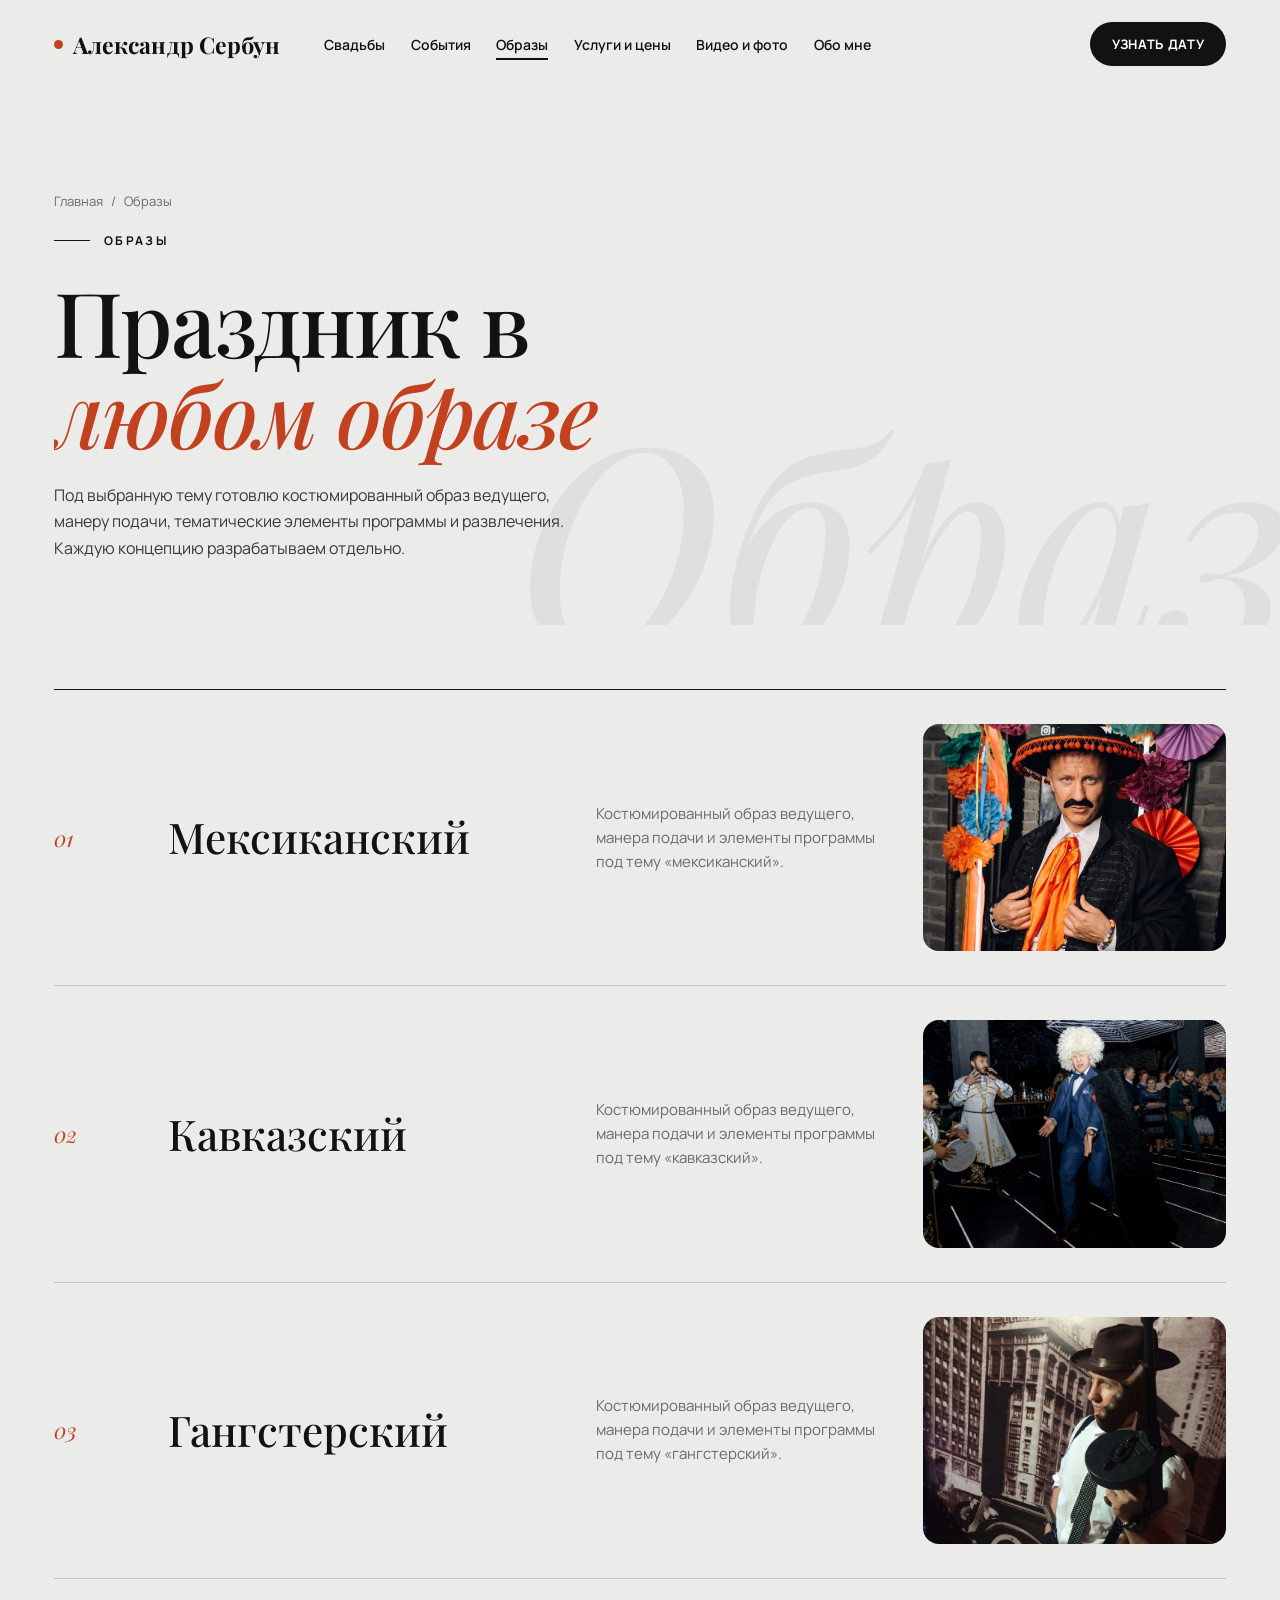
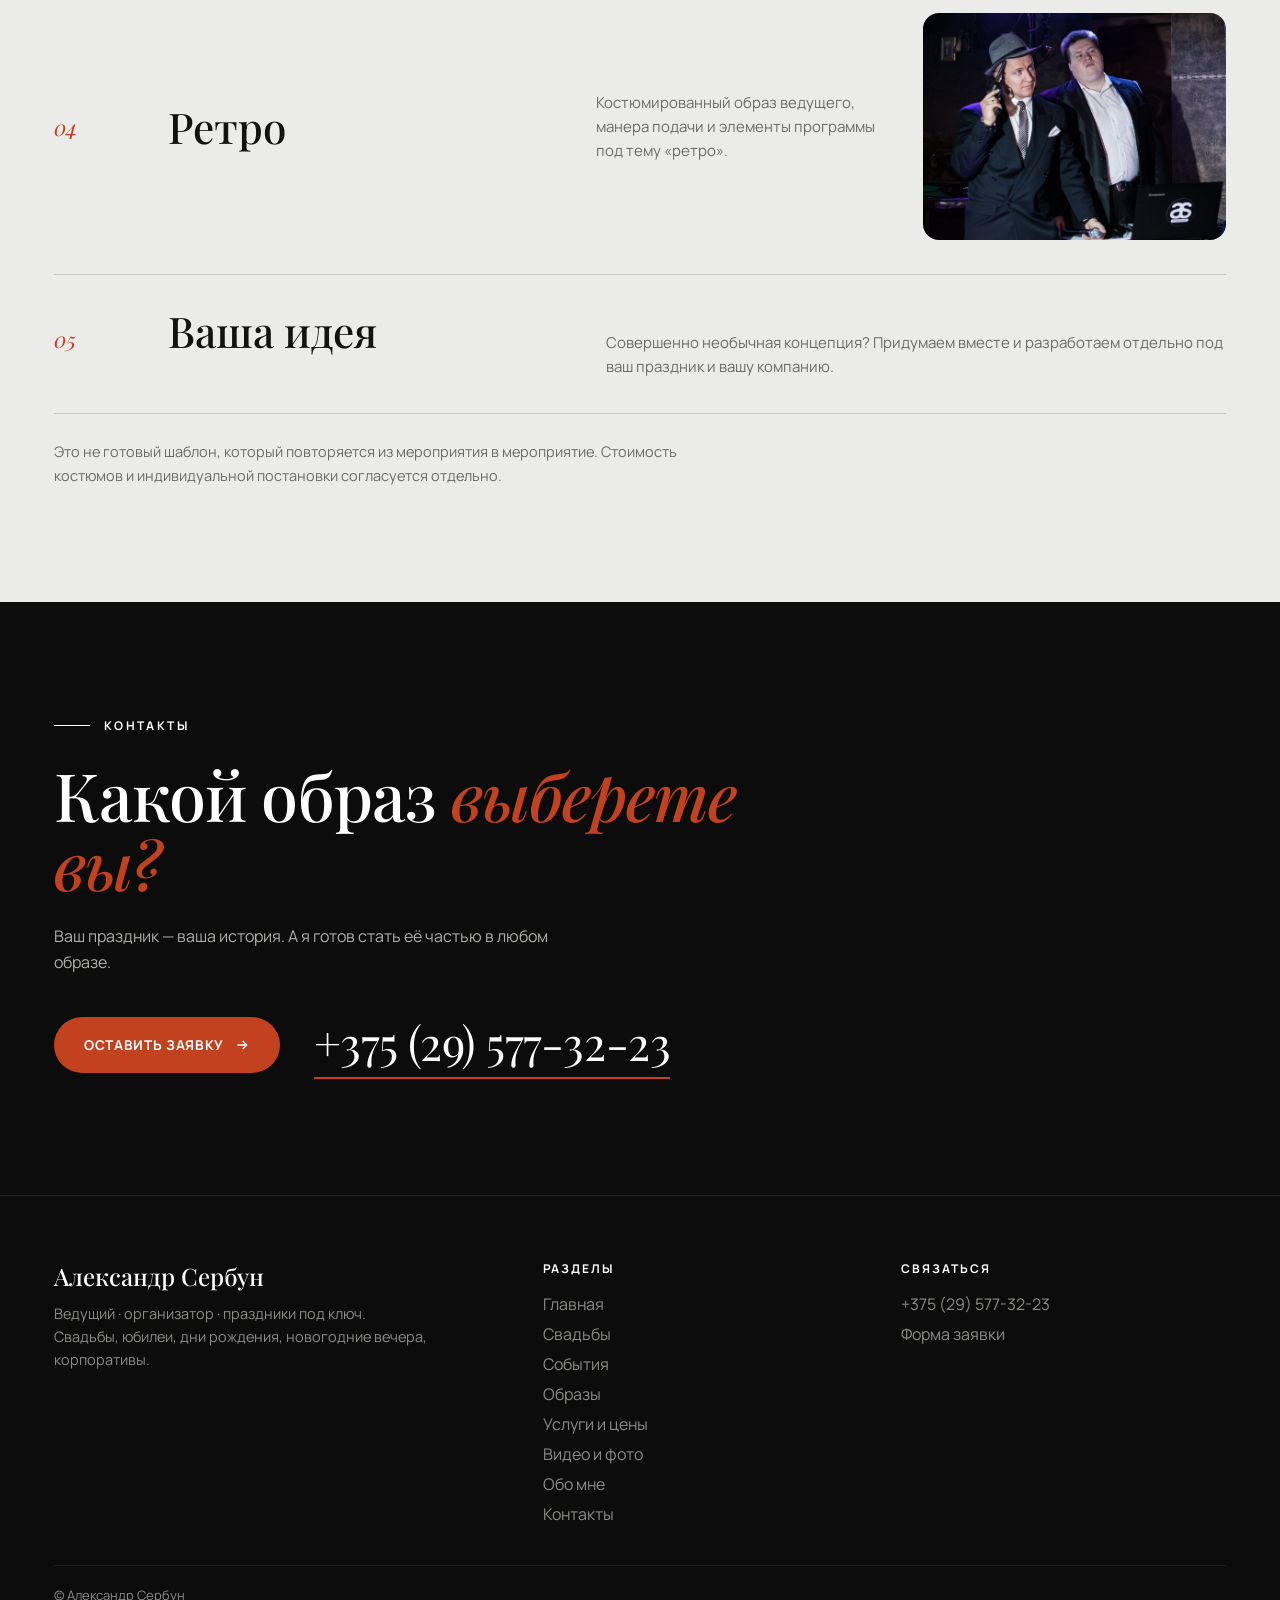
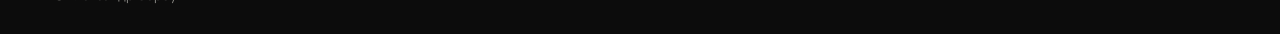
<file: themes.html>
<!DOCTYPE html>
<html lang="ru">
<head>
<meta charset="utf-8">
<meta name="viewport" content="width=device-width, initial-scale=1">
<title>Тематические образы · Александр Сербун</title>
<meta name="description" content="Мексиканский, кавказский, гангстерский и ретро-образ ведущего для вашего праздника.">
<link rel="preconnect" href="https://fonts.googleapis.com">
<link rel="preconnect" href="https://fonts.gstatic.com" crossorigin>
<link href="https://fonts.googleapis.com/css2?family=Playfair+Display:ital,wght@0,500;0,700;1,500;1,700&family=Manrope:wght@400;500;600;700&display=swap" rel="stylesheet">
<link rel="stylesheet" href="assets/base.css">
<link rel="stylesheet" href="assets/pages.css">
</head>
<body>
<header class="nav" id="nav">
  <a class="logo" href="index.html"><i></i>Александр Сербун</a>
  <ul class="menu"><li><a href="wedding.html">Свадьбы</a></li><li><a href="events.html">События</a></li><li><a href="themes.html" aria-current="page">Образы</a></li><li><a href="services.html">Услуги и цены</a></li><li><a href="gallery.html">Видео и фото</a></li><li><a href="about.html">Обо мне</a></li></ul>
  <div class="nav__r"><a class="pill" href="contacts.html" data-mag><span>Узнать дату</span></a><button class="burger" id="burger" aria-label="Меню" aria-expanded="false"><span></span><span></span></button></div>
</header>
<nav class="mnav" aria-label="Меню"><a href="index.html" style="--i:0">Главная</a><a href="wedding.html" style="--i:1">Свадьбы</a><a href="events.html" style="--i:2">События</a><a href="themes.html" style="--i:3">Образы</a><a href="services.html" style="--i:4">Услуги и цены</a><a href="gallery.html" style="--i:5">Видео и фото</a><a href="about.html" style="--i:6">Обо мне</a><a href="contacts.html" style="--i:7">Контакты</a><small>+375 (29) 577-32-23</small></nav>
<section class="phead">
  <div class="wrap">
    <div class="crumbs"><a href="index.html">Главная</a><span>/</span><span>Образы</span></div>
    <div class="kick">Образы</div>
    <h1 class="h1"><span class="ln" style="--i:0"><span>Праздник в</span></span><span class="ln" style="--i:1"><span><em>любом образе</em></span></span></h1>
    <p class="sub">Под выбранную тему готовлю костюмированный образ ведущего, манеру подачи, тематические элементы программы и развлечения. Каждую концепцию разрабатываем отдельно.</p>
  </div>
  <div class="phead__word" aria-hidden="true">Образ</div>
</section>
<section class="sec sec--tight"><div class="wrap"><div class="tk"><div class="tk__row sr" style="grid-template-columns:90px minmax(0,4fr) minmax(0,3fr) minmax(0,3fr);align-items:center"><span class="tk__n">01</span><h3>Мексиканский</h3><p>Костюмированный образ ведущего, манера подачи и элементы программы под тему «мексиканский».</p><figure class="gi  sr" style="aspect-ratio:4/3"><img src="img/p/74.jpg" alt="Образ: Мексиканский" loading="lazy" style="object-position:50% 30%"></figure></div><div class="tk__row sr" style="grid-template-columns:90px minmax(0,4fr) minmax(0,3fr) minmax(0,3fr);align-items:center"><span class="tk__n">02</span><h3>Кавказский</h3><p>Костюмированный образ ведущего, манера подачи и элементы программы под тему «кавказский».</p><figure class="gi  sr" style="aspect-ratio:4/3"><img src="img/p/91.jpg" alt="Образ: Кавказский" loading="lazy" style="object-position:50% 50%"></figure></div><div class="tk__row sr" style="grid-template-columns:90px minmax(0,4fr) minmax(0,3fr) minmax(0,3fr);align-items:center"><span class="tk__n">03</span><h3>Гангстерский</h3><p>Костюмированный образ ведущего, манера подачи и элементы программы под тему «гангстерский».</p><figure class="gi  sr" style="aspect-ratio:4/3"><img src="img/p/90.jpg" alt="Образ: Гангстерский" loading="lazy" style="object-position:50% 30%"></figure></div><div class="tk__row sr" style="grid-template-columns:90px minmax(0,4fr) minmax(0,3fr) minmax(0,3fr);align-items:center"><span class="tk__n">04</span><h3>Ретро</h3><p>Костюмированный образ ведущего, манера подачи и элементы программы под тему «ретро».</p><figure class="gi  sr" style="aspect-ratio:4/3"><img src="img/p/70.jpg" alt="Образ: Ретро" loading="lazy" style="object-position:40% 30%"></figure></div><div class="tk__row sr" style="grid-template-columns:90px minmax(0,4fr) minmax(0,6fr)"><span class="tk__n">05</span><h3>Ваша идея</h3><p>Совершенно необычная концепция? Придумаем вместе и разработаем отдельно под ваш праздник и вашу компанию.</p></div>
</div><p class="note" style="color:var(--muted);margin-top:26px">Это не готовый шаблон, который повторяется из мероприятия в мероприятие. Стоимость костюмов и индивидуальной постановки согласуется отдельно.</p></div></section><section class="sec sec--dark cta">
  <div class="wrap">
    <div class="kick">Контакты</div>
    <h2 class="h2 sr">Какой образ <em>выберете вы?</em></h2>
    <p class="sub sr">Ваш праздник — ваша история. А я готов стать её частью в любом образе.</p>
    <div class="cta__row sr"><a class="pill pill--lg" href="contacts.html" data-mag><span>Оставить заявку</span><svg viewBox="0 0 24 24"><path d="M5 12h14M13 6l6 6-6 6"/></svg></a><a class="phone" href="tel:+375295773223">+375 (29) 577-32-23</a></div>
  </div>
</section>
<footer class="foot2">
  <div class="foot2__grid">
    <div><b>Александр Сербун</b><p>Ведущий · организатор · праздники под ключ. Свадьбы, юбилеи, дни рождения, новогодние вечера, корпоративы.</p></div>
    <div><h4>Разделы</h4><a href="index.html">Главная</a><a href="wedding.html">Свадьбы</a><a href="events.html">События</a><a href="themes.html">Образы</a><a href="services.html">Услуги и цены</a><a href="gallery.html">Видео и фото</a><a href="about.html">Обо мне</a><a href="contacts.html">Контакты</a></div>
    <div><h4>Связаться</h4><a href="tel:+375295773223">+375 (29) 577-32-23</a><a href="contacts.html">Форма заявки</a></div>
  </div>
  <div class="foot2__bot">© Александр Сербун</div>
</footer>
<script src="assets/site.js"></script>
</body>
</html>
</file>
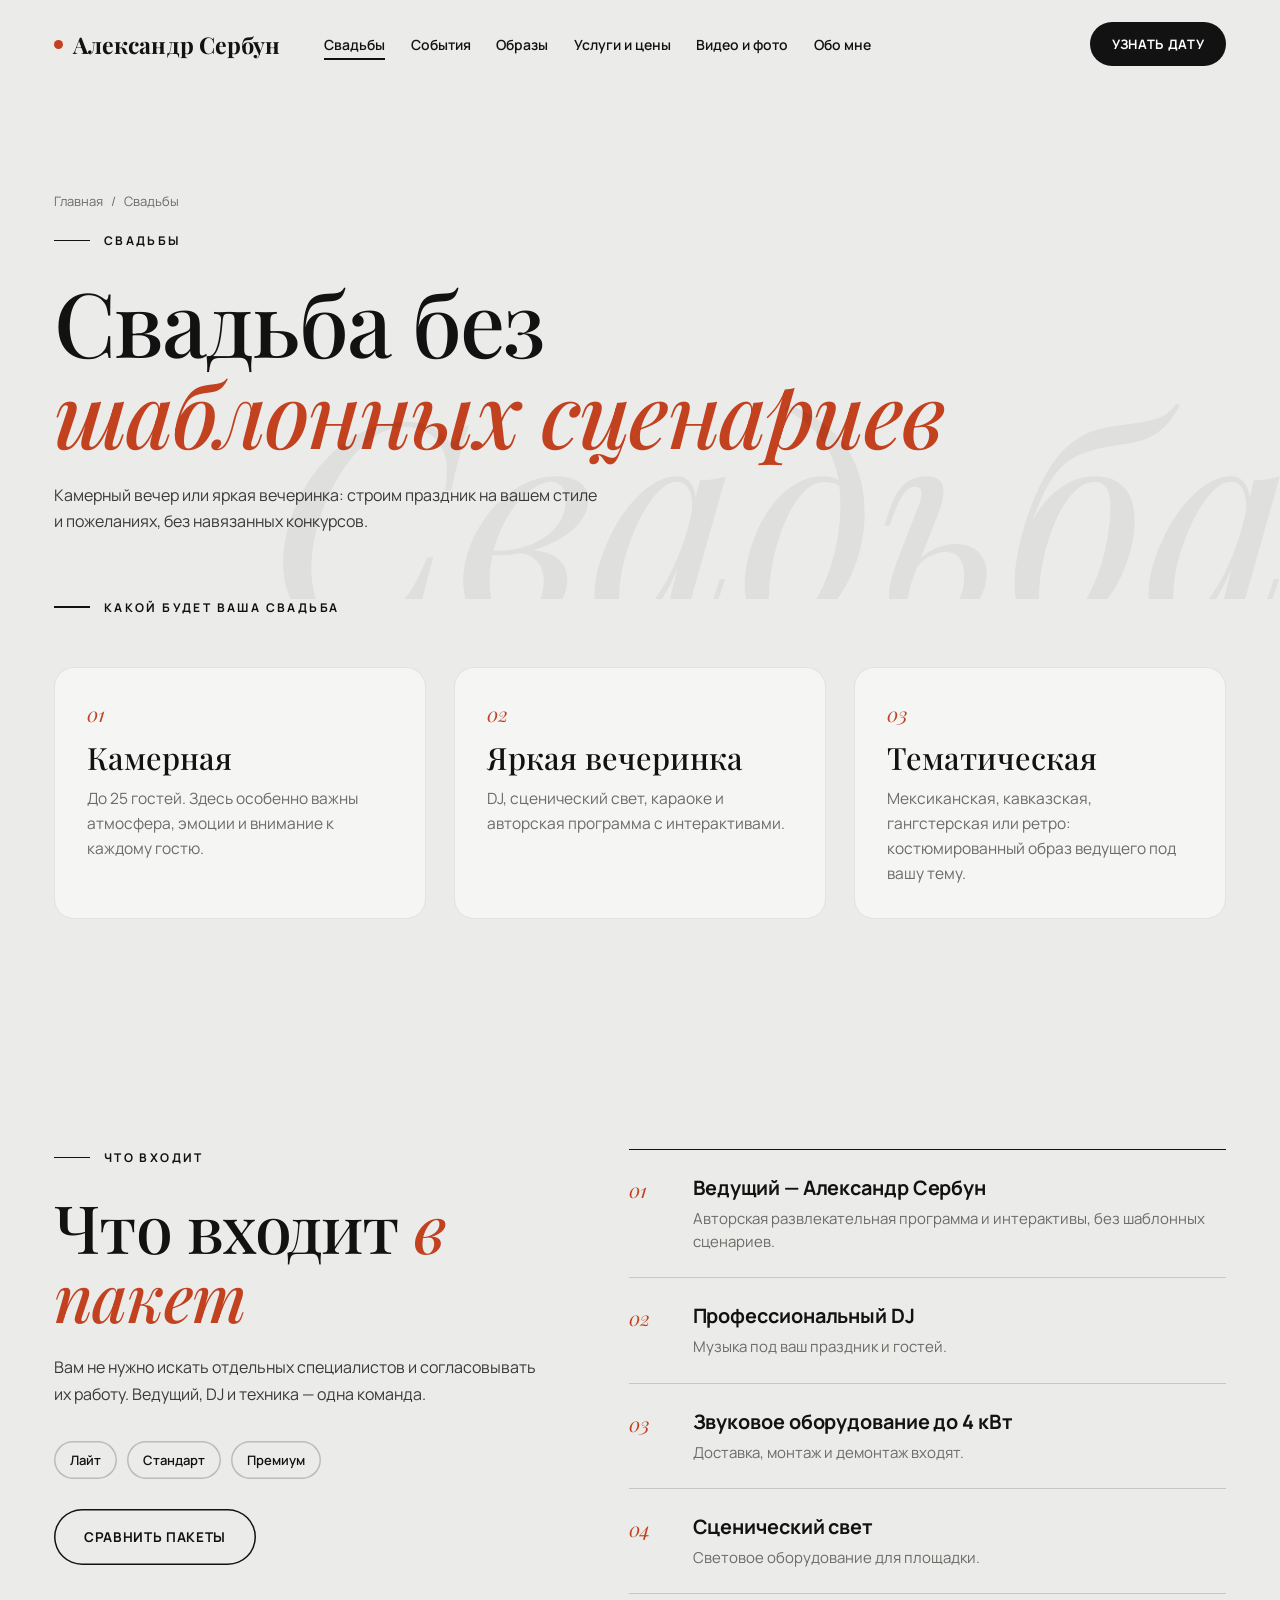
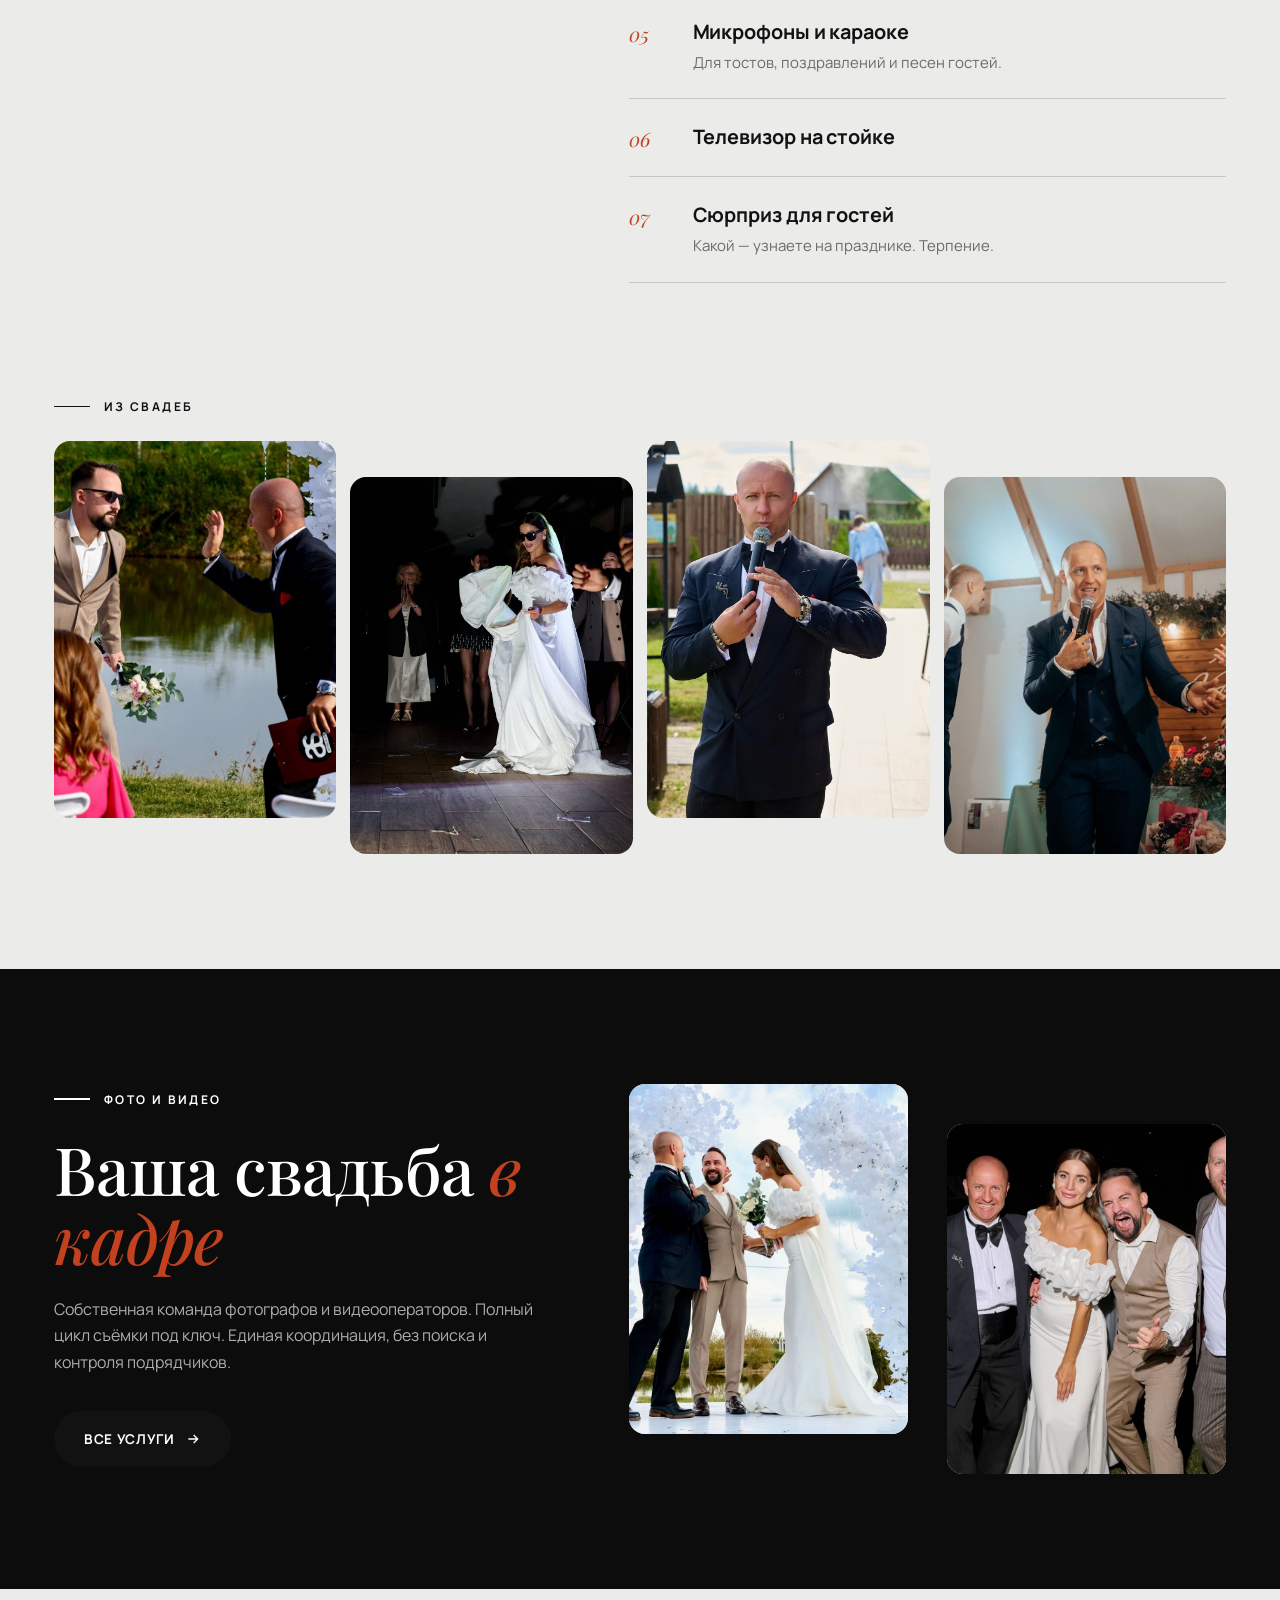
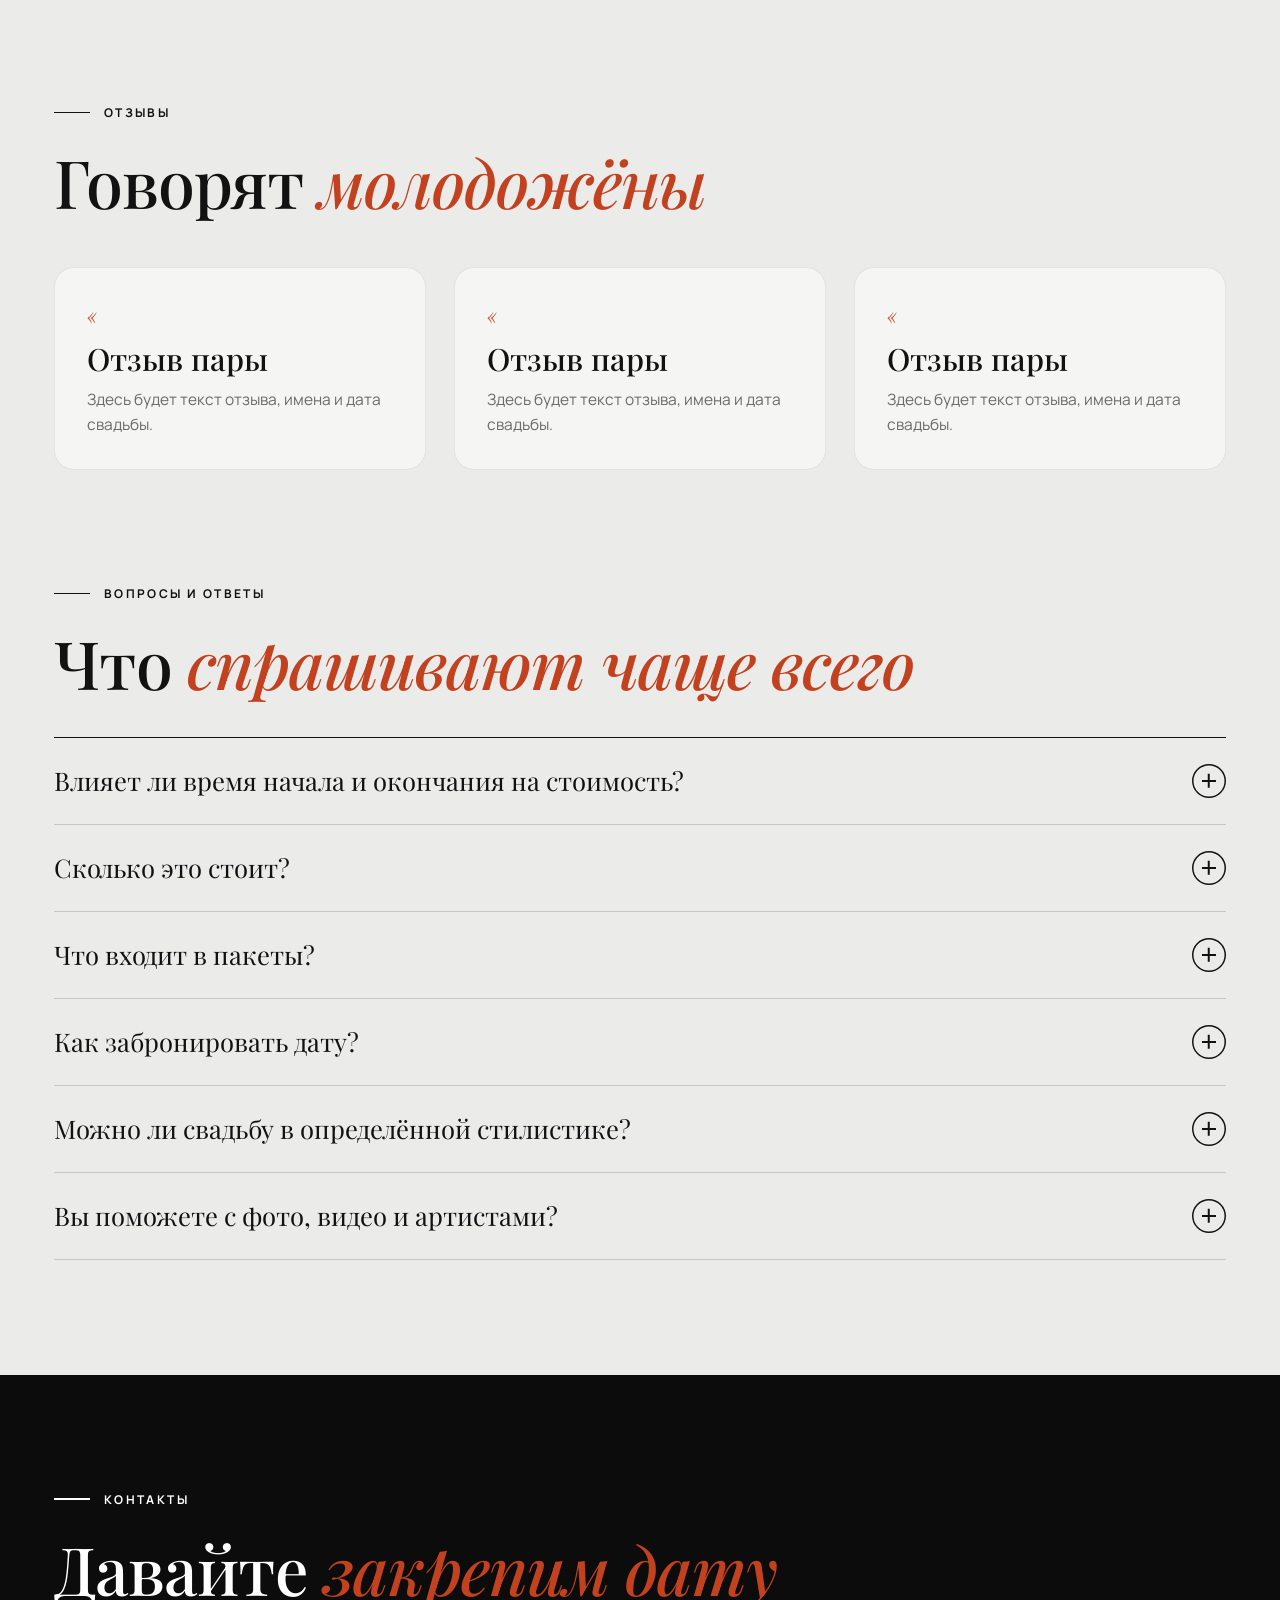
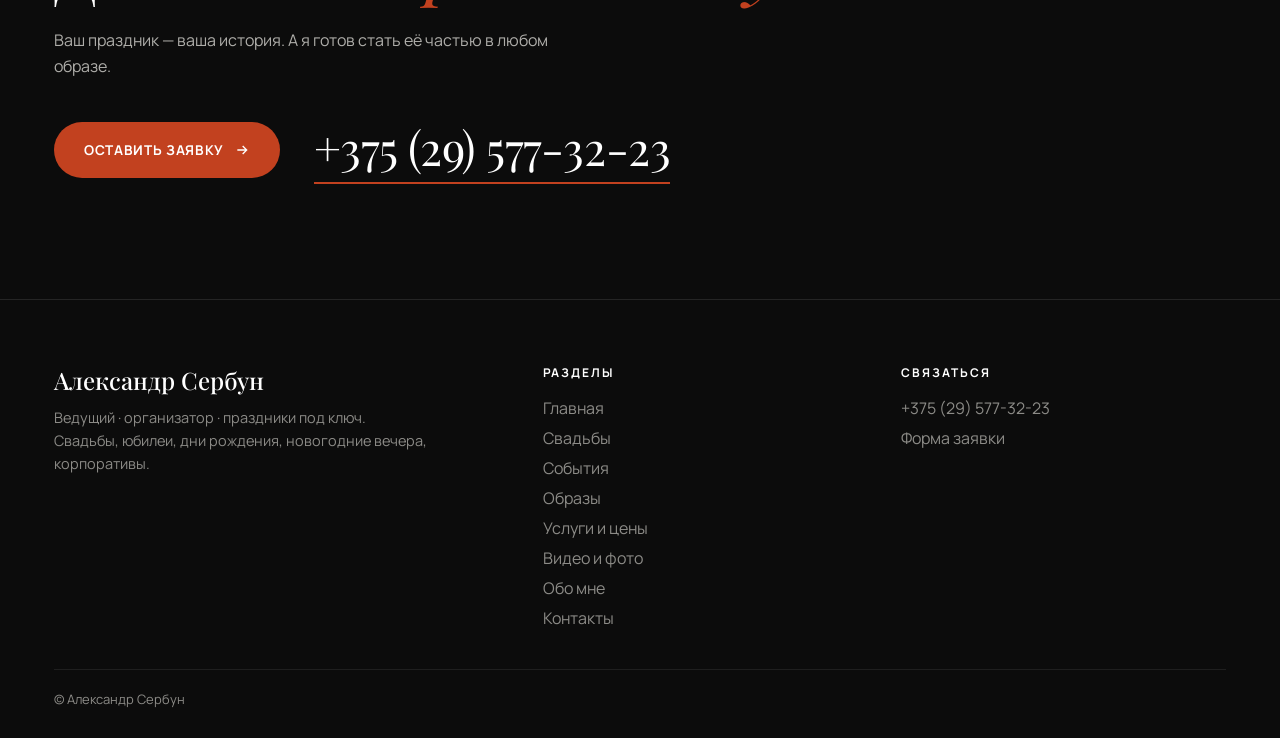
<file: wedding.html>
<!DOCTYPE html>
<html lang="ru">
<head>
<meta charset="utf-8">
<meta name="viewport" content="width=device-width, initial-scale=1">
<title>Свадьбы · Александр Сербун</title>
<meta name="description" content="Ведущий и DJ на свадьбу в Беларуси: три пакета на выбор, тематические образы, фото и видео.">
<link rel="preconnect" href="https://fonts.googleapis.com">
<link rel="preconnect" href="https://fonts.gstatic.com" crossorigin>
<link href="https://fonts.googleapis.com/css2?family=Playfair+Display:ital,wght@0,500;0,700;1,500;1,700&family=Manrope:wght@400;500;600;700&display=swap" rel="stylesheet">
<link rel="stylesheet" href="assets/base.css">
<link rel="stylesheet" href="assets/pages.css">
</head>
<body>
<header class="nav" id="nav">
  <a class="logo" href="index.html"><i></i>Александр Сербун</a>
  <ul class="menu"><li><a href="wedding.html" aria-current="page">Свадьбы</a></li><li><a href="events.html">События</a></li><li><a href="themes.html">Образы</a></li><li><a href="services.html">Услуги и цены</a></li><li><a href="gallery.html">Видео и фото</a></li><li><a href="about.html">Обо мне</a></li></ul>
  <div class="nav__r"><a class="pill" href="contacts.html" data-mag><span>Узнать дату</span></a><button class="burger" id="burger" aria-label="Меню" aria-expanded="false"><span></span><span></span></button></div>
</header>
<nav class="mnav" aria-label="Меню"><a href="index.html" style="--i:0">Главная</a><a href="wedding.html" style="--i:1">Свадьбы</a><a href="events.html" style="--i:2">События</a><a href="themes.html" style="--i:3">Образы</a><a href="services.html" style="--i:4">Услуги и цены</a><a href="gallery.html" style="--i:5">Видео и фото</a><a href="about.html" style="--i:6">Обо мне</a><a href="contacts.html" style="--i:7">Контакты</a><small>+375 (29) 577-32-23</small></nav>
<section class="phead">
  <div class="wrap">
    <div class="crumbs"><a href="index.html">Главная</a><span>/</span><span>Свадьбы</span></div>
    <div class="kick">Свадьбы</div>
    <h1 class="h1"><span class="ln" style="--i:0"><span>Свадьба без</span></span><span class="ln" style="--i:1"><span><em>шаблонных сценариев</em></span></span></h1>
    <p class="sub">Камерный вечер или яркая вечеринка: строим праздник на вашем стиле и пожеланиях, без навязанных конкурсов.</p>
  </div>
  <div class="phead__word" aria-hidden="true">Свадьба</div>
</section>
<section class="sec sec--tight">
  <div class="wrap">
    <div class="kick">Какой будет ваша свадьба</div>
    <div class="g3 mt">
      <div class="card sr"><span class="n">01</span><h3>Камерная</h3><p>До 25 гостей. Здесь особенно важны атмосфера, эмоции и внимание к каждому гостю.</p></div>
      <div class="card sr"><span class="n">02</span><h3>Яркая вечеринка</h3><p>DJ, сценический свет, караоке и авторская программа с интерактивами.</p></div>
      <div class="card sr"><span class="n">03</span><h3>Тематическая</h3><p>Мексиканская, кавказская, гангстерская или ретро: костюмированный образ ведущего под вашу тему.</p></div>
    </div>
  </div>
</section>
<section class="sec" id="package"><div class="wrap pkg">
    <div class="pkg__left sr">
      <div class="kick">Что входит</div>
      <h2 class="h2">Что входит <em>в пакет</em></h2>
      <p class="sub">Вам не нужно искать отдельных специалистов и согласовывать их работу. Ведущий, DJ и техника — одна команда.</p>
      <div class="chips" style="margin-top:34px"><span class="chip">Лайт</span><span class="chip">Стандарт</span><span class="chip">Премиум</span></div>
      <div class="cta__row" style="margin-top:30px"><a class="pill pill--lg pill--ghost" href="services.html#packages" data-mag><span>Сравнить пакеты</span></a></div>
    </div>
    <ol class="list"><li class="sr"><span class="n">01</span><div><b>Ведущий — Александр Сербун</b><p>Авторская развлекательная программа и интерактивы, без шаблонных сценариев.</p></div></li><li class="sr"><span class="n">02</span><div><b>Профессиональный DJ</b><p>Музыка под ваш праздник и гостей.</p></div></li><li class="sr"><span class="n">03</span><div><b>Звуковое оборудование до 4 кВт</b><p>Доставка, монтаж и демонтаж входят.</p></div></li><li class="sr"><span class="n">04</span><div><b>Сценический свет</b><p>Световое оборудование для площадки.</p></div></li><li class="sr"><span class="n">05</span><div><b>Микрофоны и караоке</b><p>Для тостов, поздравлений и песен гостей.</p></div></li><li class="sr"><span class="n">06</span><div><b>Телевизор на стойке</b></div></li><li class="sr"><span class="n">07</span><div><b>Сюрприз для гостей</b><p>Какой — узнаете на празднике. Терпение.</p></div></li></ol>
  </div></section>
<section class="sec sec--tight"><div class="wrap"><div class="kick">Из свадеб</div><div class="mos"><figure class="gi  sr" style="aspect-ratio:3/4"><img src="img/p/71.jpg" alt="Выездная церемония" loading="lazy" style="object-position:60% 30%"></figure><figure class="gi  sr" style="aspect-ratio:3/4"><img src="img/p/45.jpg" alt="Невеста на свадьбе" loading="lazy" style="object-position:50% 50%"></figure><figure class="gi  sr" style="aspect-ratio:3/4"><img src="img/p/63.jpg" alt="Ведущий на свадьбе" loading="lazy" style="object-position:50% 30%"></figure><figure class="gi  sr" style="aspect-ratio:3/4"><img src="img/p/09.jpg" alt="Тост на свадьбе" loading="lazy" style="object-position:50% 30%"></figure></div></div></section>
<section class="sec sec--dark">
  <div class="wrap about">
    <div class="sr"><div class="kick">Фото и видео</div><h2 class="h2">Ваша свадьба <em>в кадре</em></h2>
    <p class="sub">Собственная команда фотографов и видеооператоров. Полный цикл съёмки под ключ. Единая координация, без поиска и контроля подрядчиков.</p>
    <div class="cta__row"><a class="pill pill--lg" href="services.html" data-mag><span>Все услуги</span><svg viewBox="0 0 24 24"><path d="M5 12h14M13 6l6 6-6 6"/></svg></a></div></div>
    <div class="g2"><figure class="gi  sr" style="aspect-ratio:4/5"><img src="img/p/75.jpg" alt="Церемония у арки" loading="lazy" style="object-position:50% 40%"></figure><div style="margin-top:40px"><figure class="gi  sr" style="aspect-ratio:4/5"><img src="img/p/65.jpg" alt="Молодожёны и ведущий" loading="lazy" style="object-position:45% 30%"></figure></div></div>
  </div>
</section>
<section class="sec">
  <div class="wrap">
    <div class="kick">Отзывы</div>
    <h2 class="h2 sr">Говорят <em>молодожёны</em></h2>
    <div class="g3 mt">
      <div class="card sr"><span class="n">«</span><h3>Отзыв пары</h3><p>Здесь будет текст отзыва, имена и дата свадьбы.</p></div>
      <div class="card sr"><span class="n">«</span><h3>Отзыв пары</h3><p>Здесь будет текст отзыва, имена и дата свадьбы.</p></div>
      <div class="card sr"><span class="n">«</span><h3>Отзыв пары</h3><p>Здесь будет текст отзыва, имена и дата свадьбы.</p></div>
    </div>
  </div>
</section>
<section class="sec sec--tight">
  <div class="wrap">
    <div class="kick">Вопросы и ответы</div>
    <h2 class="h2 sr" style="margin-bottom:40px">Что <em>спрашивают чаще всего</em></h2>
    <div class="faq"><details><summary>Влияет ли время начала и окончания на стоимость?<i></i></summary><p>Нет. Мы подстраиваемся под ваш праздник, а не под часы. Стоимость зависит от выбранного пакета и деталей мероприятия.</p></details><details><summary>Сколько это стоит?<i></i></summary><p>Лайт (ведущий и DJ) — от 1 500 руб. «Всё включено» (ведущий, DJ, звук, свет, караоке, экран) — от 3 000 руб. Организация под ключ — договорная. Точную цену назову после даты, места и числа гостей.</p></details><details><summary>Что входит в пакеты?<i></i></summary><p>Лайт: ведущий и DJ. «Всё включено»: плюс звук до 4 кВт, свет, микрофоны, караоке и экран. Под ключ: плюс образ, сценарий, фото, видео и артисты.</p></details><details><summary>Как забронировать дату?<i></i></summary><p>Напишите или позвоните, согласуем детали и условия, после чего дата закрепляется за вами.</p></details><details><summary>Можно ли свадьбу в определённой стилистике?<i></i></summary><p>Да. Свадьба может быть мексиканской, кавказской, гангстерской, ретро или в совершенно необычной концепции. Стоимость костюмов и индивидуальной постановки согласуется отдельно.</p></details><details><summary>Вы поможете с фото, видео и артистами?<i></i></summary><p>Да. Есть собственная команда фотографов и видеооператоров, а также организация выступлений артистов. Участие и стоимость согласуются индивидуально.</p></details></div>
  </div>
</section>
<section class="sec sec--dark cta">
  <div class="wrap">
    <div class="kick">Контакты</div>
    <h2 class="h2 sr">Давайте <em>закрепим дату</em></h2>
    <p class="sub sr">Ваш праздник — ваша история. А я готов стать её частью в любом образе.</p>
    <div class="cta__row sr"><a class="pill pill--lg" href="contacts.html" data-mag><span>Оставить заявку</span><svg viewBox="0 0 24 24"><path d="M5 12h14M13 6l6 6-6 6"/></svg></a><a class="phone" href="tel:+375295773223">+375 (29) 577-32-23</a></div>
  </div>
</section>
<footer class="foot2">
  <div class="foot2__grid">
    <div><b>Александр Сербун</b><p>Ведущий · организатор · праздники под ключ. Свадьбы, юбилеи, дни рождения, новогодние вечера, корпоративы.</p></div>
    <div><h4>Разделы</h4><a href="index.html">Главная</a><a href="wedding.html">Свадьбы</a><a href="events.html">События</a><a href="themes.html">Образы</a><a href="services.html">Услуги и цены</a><a href="gallery.html">Видео и фото</a><a href="about.html">Обо мне</a><a href="contacts.html">Контакты</a></div>
    <div><h4>Связаться</h4><a href="tel:+375295773223">+375 (29) 577-32-23</a><a href="contacts.html">Форма заявки</a></div>
  </div>
  <div class="foot2__bot">© Александр Сербун</div>
</footer>
<script src="assets/site.js"></script>
</body>
</html>
</file>
<file: assets/base.css>
:root{
  --ground:#ebebea; --ink:#121212; --ink2:#3a3a38; --muted:#6c6b67; --accent:#c2411f; --black:#0c0c0c;
  --serif:"Playfair Display",Georgia,"Times New Roman",serif; --sans:"Manrope",system-ui,-apple-system,"Segoe UI",sans-serif;
  --gutter:clamp(20px,4.2vw,72px); --h:100vh; --ease:cubic-bezier(.22,1,.36,1);
}
@supports (height:100svh){:root{--h:100svh}}
*{box-sizing:border-box;margin:0;padding:0}
html{background:var(--ground);scroll-behavior:smooth}
body{font-family:var(--sans);color:var(--ink);background:var(--ground);-webkit-font-smoothing:antialiased;overflow-x:hidden}
a{color:inherit;text-decoration:none}
::selection{background:var(--accent);color:#fff}

/* ---------- NAV ---------- */
.nav{position:fixed;inset:0 0 auto 0;z-index:20;display:flex;align-items:center;justify-content:space-between;padding:22px var(--gutter);transition:padding .4s var(--ease),background .4s,backdrop-filter .4s,box-shadow .4s}
.nav.is-stuck{padding-top:13px;padding-bottom:13px;background:rgba(235,235,234,.78);backdrop-filter:blur(14px);-webkit-backdrop-filter:blur(14px);box-shadow:0 1px 0 rgba(0,0,0,.07)}
.logo{font-family:var(--serif);font-weight:700;font-size:23px;letter-spacing:.005em;display:flex;align-items:center;gap:10px}
.logo i{width:9px;height:9px;border-radius:50%;background:var(--accent);display:block;transition:transform .5s var(--ease)}
.logo:hover i{transform:scale(1.8)}
.menu{margin-left:clamp(28px,3.4vw,64px);margin-right:auto;display:flex;gap:clamp(16px,2vw,34px);list-style:none;font-size:14px;font-weight:600}
.menu a{position:relative;padding:6px 0;display:block}
.menu a::after{content:"";position:absolute;left:0;right:0;bottom:0;height:1.5px;background:var(--ink);transform:scaleX(0);transform-origin:right;transition:transform .45s var(--ease)}
.menu a:hover::after{transform:scaleX(1);transform-origin:left}
.pill{display:inline-flex;align-items:center;gap:10px;padding:13px 22px;border-radius:999px;background:var(--ink);color:#fff;font-size:13px;font-weight:700;letter-spacing:.05em;text-transform:uppercase;position:relative;overflow:hidden;transition:background .3s,transform .25s var(--ease);will-change:transform}
.pill::before{content:"";position:absolute;inset:0;background:var(--accent);transform:translateY(101%);transition:transform .45s var(--ease)}
.pill:hover::before{transform:none}
.pill span,.pill svg{position:relative}
.pill svg{width:16px;height:16px;stroke:currentColor;fill:none;stroke-width:2;transition:transform .4s var(--ease)}
.pill:hover svg{transform:translateX(4px)}
.pill--lg{padding:19px 30px;font-size:13.5px}
.pill--ghost{background:transparent;color:var(--ink);box-shadow:inset 0 0 0 1.5px var(--ink)}
.pill--ghost::before{background:var(--ink)}
.pill--ghost:hover{color:#fff}

/* ---------- HERO ---------- */
.hero{position:relative;height:var(--h);min-height:620px;overflow:hidden;isolation:isolate}
.stage-clip{position:absolute;inset:0;overflow:hidden;z-index:0}
.stage-wrap{position:absolute;top:0;left:50%;width:max(100vw,calc(var(--h)*1.7778));aspect-ratio:16/9;transform:translateX(-50%)}
.stage{position:absolute;inset:0;transform:translate3d(calc(var(--mx,0)*-10px),calc(var(--my,0)*-6px + var(--sy,0)*1px),0) scale(calc(1.02 + var(--sz,0)));will-change:transform;animation:settle 2.6s var(--ease) both}
.stage>img.bg{position:absolute;inset:0;width:100%;height:100%;display:block;user-select:none;-webkit-user-drag:none}
@keyframes settle{from{opacity:0;filter:blur(14px);scale:1.14}to{opacity:1;filter:blur(0);scale:1}}

/* microphone: left/top/size in % of the 3840x2160 canvas */
.mic{position:absolute;left:57.162%;top:0;width:5.2083%;height:19.17%;transform:translate3d(calc(var(--mx,0)*-22px),calc(var(--my,0)*-10px),0);will-change:transform}
.mic-a{width:100%;height:100%;transform-origin:50% 92%;animation:drop 1.5s .55s cubic-bezier(.3,1.4,.5,1) both,toss 2s 2.6s infinite}
.mic-a img{width:100%;height:100%;display:block;filter:drop-shadow(0 18px 14px rgba(0,0,0,.22));user-select:none;-webkit-user-drag:none}
@keyframes drop{from{transform:translateY(-130%) rotate(-24deg);opacity:0}35%{opacity:1}to{transform:none}}
@keyframes toss{
  0%,52%{transform:none}
  68%{transform:translateY(-34%) rotate(11deg)}
  82%{transform:translateY(-3%) rotate(-5deg)}
  91%{transform:translateY(-1%) rotate(2deg)}
  100%{transform:none}
}
}
}

/* soft light wash so black text reads over darker sky on the left */
.hero::after{content:"";position:absolute;inset:0;z-index:1;pointer-events:none;background:linear-gradient(90deg,rgba(236,236,235,.55) 0%,rgba(236,236,235,0) 42%)}

.hero__title{position:absolute;z-index:3;left:var(--gutter);top:calc(var(--h)*.185);font-family:var(--serif);font-weight:500;font-size:clamp(40px,5.7vw,112px);line-height:1.02;letter-spacing:-.015em;color:var(--ink)}
.ln{display:block;overflow:hidden;padding-bottom:.14em;margin-bottom:-.14em}
.ln>span{display:block;transform:translateY(112%) rotate(2.5deg);transform-origin:0 100%;animation:up 1.15s var(--ease) forwards;animation-delay:calc(.35s + var(--i)*.14s)}
@keyframes up{to{transform:none}}
.title em{font-style:italic;color:var(--accent);position:relative;display:inline-block}
.title em svg{position:absolute;left:0;bottom:-.06em;width:100%;height:.22em;overflow:visible}
.title em path{fill:none;stroke:var(--accent);stroke-width:3.2;stroke-linecap:round;stroke-dasharray:420;stroke-dashoffset:420;animation:draw 1.2s 1.7s var(--ease) forwards}
@keyframes draw{to{stroke-dashoffset:0}}

.eyebrow{position:absolute;z-index:3;left:var(--gutter);top:calc(var(--h)*.185 - 38px);display:flex;align-items:center;gap:12px;font-size:12px;font-weight:700;letter-spacing:.2em;text-transform:uppercase;opacity:0;animation:fade .9s .2s var(--ease) forwards}
.eyebrow::before{content:"";width:36px;height:1.5px;background:var(--ink);transform-origin:left;animation:grow .9s .25s var(--ease) both}
@keyframes grow{from{transform:scaleX(0)}}
@keyframes fade{to{opacity:1}}

.lower{position:absolute;z-index:3;left:var(--gutter);bottom:clamp(40px,8svh,84px);width:min(27vw,420px)}
.lede{font-size:clamp(15px,1.15vw,18px);line-height:1.62;color:var(--ink2);font-weight:500}
.acts{margin-top:28px;display:flex;gap:12px;flex-wrap:wrap}
.rv{opacity:0;transform:translateY(22px);animation:rvIn 1s var(--ease) forwards;animation-delay:calc(1.1s + var(--d,0)*.12s)}
@keyframes rvIn{to{opacity:1;transform:none}}

.avail{position:absolute;z-index:3;right:var(--gutter);bottom:clamp(40px,8svh,84px);width:min(250px,22vw);padding:20px 22px;border-radius:18px;background:rgba(244,244,243,.72);backdrop-filter:blur(14px);-webkit-backdrop-filter:blur(14px);box-shadow:0 1px 0 rgba(255,255,255,.6) inset,0 20px 50px -20px rgba(0,0,0,.35)}
.avail small{display:flex;align-items:center;gap:9px;font-size:11.5px;font-weight:700;letter-spacing:.12em;text-transform:uppercase;color:var(--ink2)}
.dot{width:8px;height:8px;border-radius:50%;background:#2f9e5b;position:relative}
.dot::after{content:"";position:absolute;inset:-5px;border-radius:50%;border:1.5px solid #2f9e5b;animation:ping 1.8s infinite}
@keyframes ping{from{transform:scale(.4);opacity:1}to{transform:scale(1.5);opacity:0}}
.avail b{display:block;font-family:var(--serif);font-size:28px;font-weight:500;margin:10px 0 4px;line-height:1.1}
.avail span.s{font-size:13px;color:var(--muted);line-height:1.45;display:block}

.cue{position:absolute;z-index:3;left:50%;bottom:20px;translate:-50% 0;width:22px;height:36px;border:1.5px solid var(--ink);border-radius:12px;opacity:.55}
.cue::after{content:"";position:absolute;left:50%;top:7px;width:3px;height:7px;margin-left:-1.5px;border-radius:2px;background:var(--ink);animation:wheel 1.8s infinite}
@keyframes wheel{0%{transform:translateY(0);opacity:1}80%{transform:translateY(12px);opacity:0}100%{opacity:0}}

/* ---------- STRIP ---------- */
.strip{background:var(--black);color:#fff;overflow:hidden;padding:26px 0;border-block:1px solid rgba(255,255,255,.08)}
.track{display:flex;width:max-content;animation:slide 34s linear infinite}
.strip:hover .track{animation-play-state:paused}
.track span{font-family:var(--serif);font-style:italic;font-size:clamp(26px,3.2vw,46px);padding:0 28px;display:flex;align-items:center;gap:56px;white-space:nowrap}
.track span::after{content:"";width:12px;height:12px;background:var(--accent);transform:rotate(45deg)}
@keyframes slide{to{transform:translateX(-50%)}}

/* ---------- NUMBERS ---------- */
.nums{background:var(--black);color:#fff;padding:clamp(56px,8vw,110px) var(--gutter)}
.nums__grid{max-width:1280px;margin:0 auto;display:grid;grid-template-columns:repeat(3,1fr);gap:clamp(24px,4vw,64px)}
.num{border-top:1px solid rgba(255,255,255,.2);padding-top:22px}
.num b{display:block;font-family:var(--serif);font-weight:500;font-size:clamp(54px,7vw,112px);line-height:1;letter-spacing:-.02em}
.num b{white-space:nowrap}
.num b i{font-style:normal;color:var(--accent);font-size:.38em;letter-spacing:0}
.num p{margin-top:14px;color:#a9a8a4;font-size:15px;line-height:1.5}
.sr{opacity:0;transform:translateY(40px);transition:opacity 1s var(--ease),transform 1s var(--ease);transition-delay:calc(var(--d,0)*.12s)}
.sr.in{opacity:1;transform:none}


/* ---------- SECTIONS ---------- */
.sec{padding:clamp(72px,9vw,150px) var(--gutter);position:relative}
.sec--dark{background:var(--black);color:#fff}
.wrap{max-width:1280px;margin:0 auto}
.kick{display:flex;align-items:center;gap:14px;font-size:12px;font-weight:700;letter-spacing:.2em;text-transform:uppercase;margin-bottom:26px}
.kick::before{content:"";width:36px;height:1.5px;background:currentColor}
.h2{font-family:var(--serif);font-weight:500;font-size:clamp(36px,5.2vw,84px);line-height:1.04;letter-spacing:-.015em}
.h2 em{font-style:italic;color:var(--accent)}
.sub{margin-top:24px;font-size:clamp(16px,1.25vw,19px);line-height:1.65;color:var(--ink2);max-width:34em}
.sec--dark .sub{color:#aeada9}

/* package */
.pkg{display:grid;grid-template-columns:minmax(0,5fr) minmax(0,6fr);gap:clamp(36px,6vw,110px);align-items:start}
.pkg__left{position:sticky;top:110px}
.price{margin-top:38px;display:flex;align-items:baseline;gap:14px;font-family:var(--serif)}
.price b{font-weight:500;font-size:clamp(60px,8vw,128px);line-height:.95;letter-spacing:-.03em}
.price span{font-size:clamp(20px,2vw,30px);color:var(--muted);font-style:italic}
.chips{margin-top:26px;display:flex;flex-wrap:wrap;gap:10px}
.chip{padding:10px 16px;border-radius:999px;font-size:13px;font-weight:600;box-shadow:inset 0 0 0 1.5px rgba(18,18,18,.22)}
.list{list-style:none;border-top:1.5px solid var(--ink)}
.list li{display:grid;grid-template-columns:54px 1fr;gap:6px 10px;padding:24px 0;border-bottom:1px solid rgba(18,18,18,.16);transition:padding .5s var(--ease),background .4s}
.list li:hover{padding-left:16px}
.list .n{font-family:var(--serif);font-style:italic;color:var(--accent);font-size:20px;padding-top:2px}
.list b{display:block;font-size:clamp(18px,1.55vw,23px);font-weight:700;letter-spacing:-.005em}
.list p{margin-top:6px;font-size:15px;line-height:1.55;color:var(--muted)}

/* themes */
.themes{margin-top:clamp(40px,5vw,72px);display:grid;grid-template-columns:repeat(5,1fr);gap:14px}
.theme{position:relative;aspect-ratio:3/4.1;border-radius:18px;padding:22px;display:flex;flex-direction:column;justify-content:space-between;background:#171717;box-shadow:inset 0 0 0 1px rgba(255,255,255,.1);overflow:hidden;transition:transform .6s var(--ease),background .5s}
.theme::before{content:"";position:absolute;width:180%;aspect-ratio:1;left:-40%;top:100%;border-radius:50%;background:var(--accent);transition:top .7s var(--ease)}
.theme:hover{transform:translateY(-8px) rotate(-1deg)}
.theme:hover::before{top:30%}
.theme>*{position:relative}
.theme small{font-size:12px;letter-spacing:.18em;font-weight:700;color:#8c8b87;transition:color .4s}
.theme h3{font-family:var(--serif);font-weight:500;font-size:clamp(24px,2vw,34px);line-height:1.05;overflow-wrap:anywhere}
.theme h3 em{display:block;font-size:.5em;font-style:normal;letter-spacing:.14em;text-transform:uppercase;font-family:var(--sans);font-weight:700;color:#8c8b87;margin-top:12px;transition:color .4s}
.theme:hover small,.theme:hover h3 em{color:rgba(255,255,255,.85)}
.note{margin-top:30px;font-size:14.5px;color:#8c8b87;max-width:46em;line-height:1.6}

/* turnkey */
.tk{margin-top:clamp(36px,5vw,70px);border-top:1.5px solid var(--ink)}
.tk__row{display:grid;grid-template-columns:90px minmax(0,4fr) minmax(0,6fr);gap:24px;align-items:baseline;padding:34px 0;border-bottom:1px solid rgba(18,18,18,.16);position:relative;overflow:hidden}
.tk__row::before{content:"";position:absolute;inset:0;background:var(--ink);transform:scaleY(0);transform-origin:bottom;transition:transform .55s var(--ease);z-index:0}
.tk__row:hover::before{transform:scaleY(1)}
.tk__row>*{position:relative;z-index:1;transition:color .35s,transform .55s var(--ease)}
.tk__row:hover>*{color:#fff}
.tk__row:hover .tk__n{color:var(--accent)}
.tk__row:hover h3{transform:translateX(12px)}
.tk__n{font-family:var(--serif);font-style:italic;font-size:22px;color:var(--accent)}
.tk__row h3{font-family:var(--serif);font-weight:500;font-size:clamp(28px,3.3vw,52px);line-height:1.05}
.tk__row p{font-size:clamp(15px,1.15vw,17.5px);line-height:1.6;color:var(--muted)}
.tk__row:hover p{color:#c9c8c4}
.tk__row p b{color:var(--ink);font-weight:700;transition:color .35s}
.tk__row:hover p b{color:#fff}

/* steps */
.steps{margin-top:clamp(40px,5vw,72px);display:grid;grid-template-columns:repeat(3,1fr);gap:clamp(24px,3.5vw,56px);position:relative}
.steps::before{content:"";z-index:0;position:absolute;left:0;right:0;top:34px;height:1.5px;background:rgba(255,255,255,.18)}
.steps::after{content:"";z-index:0;position:absolute;left:0;top:34px;height:1.5px;width:100%;background:var(--accent);transform:scaleX(0);transform-origin:left;transition:transform 2.2s .3s var(--ease)}
.steps.in::after{transform:scaleX(1)}
.step{position:relative;z-index:1;padding-top:78px}
.step i{position:absolute;top:0;left:0;width:68px;height:68px;border-radius:50%;background:var(--black);box-shadow:inset 0 0 0 1.5px rgba(255,255,255,.35);display:grid;place-items:center;font-style:normal;font-family:var(--serif);font-size:28px;transition:background .5s,box-shadow .5s}
.step:hover i{background:var(--accent);box-shadow:none}
.step h3{font-family:var(--serif);font-weight:500;font-size:clamp(24px,2.2vw,34px);line-height:1.1}
.step p{margin-top:12px;color:#aeada9;line-height:1.6;font-size:15.5px}

/* contact */
.contact{display:grid;grid-template-columns:minmax(0,1fr) minmax(0,1fr);gap:clamp(36px,6vw,110px);align-items:start}
.phone{display:inline-block;margin-top:34px;font-family:var(--serif);font-size:clamp(30px,3.6vw,54px);letter-spacing:-.01em;border-bottom:2px solid var(--accent);padding-bottom:4px;transition:color .3s}
.phone:hover{color:var(--accent)}
.form{display:grid;gap:14px;background:#151515;border-radius:22px;padding:clamp(22px,3vw,40px);box-shadow:inset 0 0 0 1px rgba(255,255,255,.09)}
.form label{display:grid;gap:8px;font-size:12px;font-weight:700;letter-spacing:.12em;text-transform:uppercase;color:#8c8b87}
.form input,.form select{font:inherit;font-size:16px;letter-spacing:0;text-transform:none;font-weight:500;color:#fff;background:transparent;border:0;border-bottom:1.5px solid rgba(255,255,255,.22);padding:10px 0 12px;outline:0;border-radius:0;transition:border-color .3s;color-scheme:dark}
.form select option{color:#111}
.form input:focus,.form select:focus{border-color:var(--accent)}
.form .row2{display:grid;grid-template-columns:1fr 1fr;gap:18px}
.form button{margin-top:10px;border:0;cursor:pointer;font-family:var(--sans)}
.form .pill{justify-content:center;background:var(--accent)}
.form .pill::before{background:#fff}
.form .pill:hover{color:#111}
.result{display:none;margin-top:6px;padding:18px;border-radius:14px;background:rgba(255,255,255,.06);font-size:14.5px;line-height:1.6;color:#d9d8d4;white-space:pre-line}
.result.show{display:block;animation:rvIn .6s var(--ease) both}
.result button{margin-top:12px;background:#fff;color:#111;padding:10px 16px;border-radius:999px;font-size:12.5px;font-weight:700;letter-spacing:.05em;text-transform:uppercase;cursor:pointer}
.foot{background:var(--black);color:#8c8b87;padding:30px var(--gutter);border-top:1px solid rgba(255,255,255,.1);font-size:14px;display:flex;justify-content:space-between;gap:20px;flex-wrap:wrap}
.foot b{color:#fff;font-family:var(--serif);font-weight:500;font-size:18px}

/* ---------- MOBILE ---------- */
@media (max-width:900px){
  :root{--h:60svh}
  .menu{display:none}
  .nav .pill{padding:11px 16px;font-size:12px}
  .hero{height:auto;min-height:0;padding-bottom:36px;background:var(--ground)}
  .hero .stage-clip{height:var(--h);inset:0 0 auto 0;-webkit-mask-image:linear-gradient(#000 78%,transparent);mask-image:linear-gradient(#000 78%,transparent)}
  .hero::after{display:none}
  .hero__spacer{height:calc(var(--h) - 20px)}
  .eyebrow{top:86px}
  .hero__title{top:108px;font-size:clamp(30px,8.6vw,52px)}
  .lower{position:relative;left:auto;bottom:auto;width:auto;margin:0 var(--gutter)}
  .avail{position:relative;right:auto;bottom:auto;width:auto;margin:26px var(--gutter) 0}
  .cue{display:none}
  .nums__grid{grid-template-columns:1fr}

  .pkg,.contact{grid-template-columns:1fr}
  .pkg__left{position:static}
  .themes{grid-template-columns:repeat(2,1fr)}
  .theme{aspect-ratio:3/3.4;padding:16px}
  .theme h3{font-size:18px;overflow-wrap:normal}
  .theme:last-child{grid-column:1/-1;aspect-ratio:auto;min-height:130px}
  .tk__row{grid-template-columns:44px 1fr;gap:10px 14px;padding:26px 0}
  .tk__row p{grid-column:2}
  .steps{grid-template-columns:1fr;gap:34px}
  .steps::before,.steps::after{display:none}
  .step{padding:0 0 0 88px;min-height:68px}
  .form .row2{grid-template-columns:1fr}
}
@media (min-width:901px){.hero__spacer{display:none}}

@media (prefers-reduced-motion:reduce){
  *,*::before,*::after{animation-duration:.01ms!important;animation-delay:0s!important;animation-iteration-count:1!important;transition-duration:.01ms!important}
  .track{animation:none}
}
.avail__list{list-style:none;margin:12px 0 0;padding:0}
.avail__list li{display:flex;justify-content:space-between;align-items:baseline;gap:12px;padding:10px 0;border-top:1px solid rgba(14,14,14,.14)}
.avail__list span{font-family:var(--serif);font-size:19px;line-height:1.1}
.avail__list em{font-style:normal;font-size:13px;font-weight:600;color:var(--accent);white-space:nowrap}
.avail{width:min(300px,24vw)}
.avail__list span{font-size:18px;white-space:nowrap}
@media(max-width:900px){.avail{width:auto}}
</file>
<file: assets/pages.css>
/* ===== multipage additions ===== */
body{animation:pagein .7s var(--ease) both}
@keyframes pagein{from{opacity:0}to{opacity:1}}

/* nav: burger + mobile overlay */
.nav .menu a[aria-current="page"]::after{transform:scaleX(1)}
.burger{display:none;width:46px;height:46px;border-radius:50%;border:0;background:var(--ink);cursor:pointer;position:relative;margin-left:10px}
.burger span{position:absolute;left:14px;right:14px;height:1.5px;background:#fff;transition:transform .45s var(--ease),top .45s var(--ease)}
.burger span:nth-child(1){top:19px}.burger span:nth-child(2){top:26px}
.menu-open .burger span:nth-child(1){top:23px;transform:rotate(45deg)}
.menu-open .burger span:nth-child(2){top:23px;transform:rotate(-45deg)}
.nav__r{display:flex;align-items:center}
.mnav{position:fixed;inset:0;z-index:15;background:var(--black);color:#fff;display:flex;flex-direction:column;justify-content:center;gap:6px;padding:0 var(--gutter);clip-path:circle(0 at calc(100% - 44px) 44px);transition:clip-path .8s var(--ease);pointer-events:none}
.menu-open .mnav{clip-path:circle(150% at calc(100% - 44px) 44px);pointer-events:auto}
.mnav a{font-family:var(--serif);font-size:clamp(34px,9vw,56px);line-height:1.25;opacity:0;transform:translateY(24px);transition:opacity .6s var(--ease),transform .6s var(--ease)}
.menu-open .mnav a{opacity:1;transform:none;transition-delay:calc(.15s + var(--i)*.06s)}
.mnav small{margin-top:26px;color:#8c8b87;font-size:15px}
.menu-open{overflow:hidden}
.menu-open .nav{background:transparent!important;box-shadow:none!important;backdrop-filter:none!important}
.menu-open .logo{color:#fff}

/* page head */
.phead{padding:clamp(140px,15vw,220px) var(--gutter) clamp(36px,5vw,80px);position:relative;overflow:hidden}
.phead .h1{font-family:var(--serif);font-weight:500;font-size:clamp(42px,7vw,118px);line-height:1.02;letter-spacing:-.02em;max-width:14em}
.phead .h1 em{font-style:italic;color:var(--accent)}
.phead .ln>span{animation-delay:calc(.15s + var(--i)*.13s)}
.phead .sub{opacity:0;animation:rvIn 1s .7s var(--ease) forwards}
.phead .kick{opacity:0;animation:rvIn .8s .05s var(--ease) forwards}
.crumbs{margin-bottom:22px;font-size:13px;color:var(--muted);display:flex;gap:8px}
.crumbs a:hover{color:var(--ink)}
.phead__word{position:absolute;right:-1vw;bottom:-.18em;font-family:var(--serif);font-style:italic;font-size:clamp(120px,22vw,360px);line-height:1;color:rgba(18,18,18,.05);pointer-events:none;user-select:none;white-space:nowrap}

/* placeholders */
.ph{position:relative;border-radius:16px;overflow:hidden;background:repeating-linear-gradient(135deg,#dcdcda 0 14px,#e3e3e1 14px 28px);display:grid;place-items:center;color:#8d8c88;font-size:12px;font-weight:700;letter-spacing:.14em;text-transform:uppercase;text-align:center;padding:14px;transition:transform .7s var(--ease)}
.ph:hover{transform:scale(.985)}
.ph--dark{background:repeating-linear-gradient(135deg,#171717 0 14px,#1c1c1c 14px 28px);color:#6d6c68}
.ph--video::after{content:"";position:absolute;width:64px;height:64px;border-radius:50%;background:var(--accent);box-shadow:0 12px 30px -8px rgba(194,65,31,.6)}
.ph--video::before{content:"";position:absolute;z-index:1;border-left:16px solid #fff;border-top:10px solid transparent;border-bottom:10px solid transparent;margin-left:5px}
.ph span{position:relative;z-index:2}
.ph--video span{position:absolute;bottom:14px;left:0;right:0}

/* generic grids */
.g2{display:grid;grid-template-columns:repeat(2,minmax(0,1fr));gap:clamp(20px,3vw,48px)}
.g3{display:grid;grid-template-columns:repeat(3,minmax(0,1fr));gap:clamp(16px,2.2vw,32px)}
.card{border-radius:20px;padding:clamp(24px,2.6vw,38px);background:#f5f5f4;box-shadow:inset 0 0 0 1px rgba(18,18,18,.08);transition:transform .6s var(--ease),box-shadow .6s}
.card:hover{transform:translateY(-6px);box-shadow:inset 0 0 0 1px rgba(18,18,18,.08),0 30px 50px -30px rgba(0,0,0,.3)}
.card .n{font-family:var(--serif);font-style:italic;color:var(--accent);font-size:20px}
.card h3{font-family:var(--serif);font-weight:500;font-size:clamp(26px,2.4vw,36px);line-height:1.08;margin:14px 0 12px}
.card p{color:var(--muted);line-height:1.6;font-size:15.5px}
.sec--dark .card{background:#151515;box-shadow:inset 0 0 0 1px rgba(255,255,255,.09)}
.sec--dark .card p{color:#aeada9}
.sec--tight{padding-top:0}
.mt{margin-top:clamp(32px,4vw,64px)}

/* link rows (home directions) */
a.tk__row{cursor:pointer}
.tk__arrow{justify-self:end;width:30px;height:30px;stroke:currentColor;fill:none;stroke-width:1.6;transition:transform .5s var(--ease)}
a.tk__row:hover .tk__arrow{transform:translate(6px,-6px)}
.tk__row.has-arrow{grid-template-columns:90px minmax(0,5fr) minmax(0,5fr) 40px}

/* price table */
.ptable{border-top:1.5px solid var(--ink)}
.ptable div{display:grid;grid-template-columns:minmax(0,5fr) minmax(0,5fr) auto;gap:20px;align-items:baseline;padding:26px 0;border-bottom:1px solid rgba(18,18,18,.16)}
.ptable b{font-family:var(--serif);font-weight:500;font-size:clamp(22px,2.2vw,32px)}
.ptable span{color:var(--muted);font-size:15px;line-height:1.5}
.ptable strong{font-family:var(--serif);font-weight:500;font-size:clamp(22px,2.2vw,32px);white-space:nowrap}
.ptable strong.soft{font-size:15px;font-family:var(--sans);font-weight:700;letter-spacing:.06em;text-transform:uppercase;color:var(--accent)}

/* faq */
.faq{border-top:1.5px solid var(--ink)}
.faq details{border-bottom:1px solid rgba(18,18,18,.16)}
.faq summary{list-style:none;cursor:pointer;display:flex;justify-content:space-between;gap:20px;align-items:center;padding:26px 0;font-family:var(--serif);font-size:clamp(21px,2vw,30px);line-height:1.15}
.faq summary::-webkit-details-marker{display:none}
.faq summary i{flex:none;width:34px;height:34px;border-radius:50%;box-shadow:inset 0 0 0 1.5px var(--ink);position:relative;transition:transform .5s var(--ease),background .3s}
.faq summary i::before,.faq summary i::after{content:"";position:absolute;left:10px;right:10px;top:16px;height:1.5px;background:var(--ink);transition:background .3s}
.faq summary i::after{transform:rotate(90deg);transition:transform .5s var(--ease),background .3s}
.faq details[open] summary i{transform:rotate(180deg);background:var(--ink)}
.faq details[open] summary i::before,.faq details[open] summary i::after{background:#fff}
.faq details[open] summary i::after{transform:rotate(0)}
.faq details p{padding:0 60px 28px 0;color:var(--muted);line-height:1.65;max-width:46em;animation:rvIn .6s var(--ease) both}

/* gallery */
.filters{display:flex;flex-wrap:wrap;gap:10px;margin-bottom:34px}
.filters button{font:inherit;font-size:13.5px;font-weight:700;padding:11px 20px;border-radius:999px;border:0;cursor:pointer;background:transparent;color:var(--ink);box-shadow:inset 0 0 0 1.5px rgba(18,18,18,.25);transition:.3s}
.filters button:hover{box-shadow:inset 0 0 0 1.5px var(--ink)}
.filters button.on{background:var(--ink);color:#fff;box-shadow:none}
.mason{columns:3;column-gap:18px}
.mason .ph{margin-bottom:18px;break-inside:avoid;transition:opacity .5s var(--ease),transform .6s var(--ease)}
.mason .ph.off{display:none}
.mason .a{aspect-ratio:4/5}.mason .b{aspect-ratio:1}.mason .c{aspect-ratio:16/10}.mason .d{aspect-ratio:3/4}

/* about */
.about{display:grid;grid-template-columns:minmax(0,5fr) minmax(0,6fr);gap:clamp(32px,6vw,100px);align-items:center}
.about__img{border-radius:240px 240px 18px 18px;overflow:hidden;aspect-ratio:4/5;position:relative;background:#dcdcda}
.about__img img{width:100%;height:100%;object-fit:cover;object-position:50% 20%;display:block;transform:scale(calc(1.04 + var(--sz,0)));transition:transform .2s linear}
.quote{font-family:var(--serif);font-style:italic;font-size:clamp(28px,3.4vw,54px);line-height:1.12}
.quote em{color:var(--accent)}

/* cta band */
.cta{text-align:left}
.cta .h2{max-width:12em}
.cta__row{margin-top:36px;display:flex;flex-wrap:wrap;gap:18px 34px;align-items:center}
.cta .pill{background:var(--accent)}
.cta .pill::before{background:#fff}
.cta .pill:hover{color:#111}
.cta .phone{margin-top:0}

/* footer */
.foot2{background:var(--black);color:#8c8b87;padding:clamp(44px,5vw,72px) var(--gutter) 30px;border-top:1px solid rgba(255,255,255,.1)}
.foot2__grid{max-width:1280px;margin:0 auto;display:grid;grid-template-columns:1.4fr 1fr 1fr;gap:34px}
.foot2 b{display:block;color:#fff;font-family:var(--serif);font-weight:500;font-size:24px;margin-bottom:10px}
.foot2 a{display:block;padding:4px 0;transition:color .3s}
.foot2 a:hover{color:#fff}
.foot2 p{line-height:1.6;font-size:14.5px;max-width:26em}
.foot2 h4{color:#fff;font-size:12px;letter-spacing:.16em;text-transform:uppercase;margin-bottom:12px}
.foot2__bot{max-width:1280px;margin:36px auto 0;padding-top:20px;border-top:1px solid rgba(255,255,255,.08);font-size:13px}

@media (max-width:900px){
  .burger{display:block}
  .nav .pill{display:none}
  .g2,.g3,.about{grid-template-columns:1fr}
  .mason{columns:2;column-gap:12px}
  .mason .ph{margin-bottom:12px}
  .ptable div{grid-template-columns:1fr auto;gap:6px 14px}
  .ptable span{grid-column:1/-1;grid-row:2}
  .tk__row.has-arrow{grid-template-columns:44px 1fr 28px}
  .tk__row.has-arrow p{grid-column:2/3}
  .tk__arrow{grid-row:1;grid-column:3}
  .foot2__grid{grid-template-columns:1fr}
  .faq details p{padding-right:0}
  .phead__word{display:none}
}

/* photos */
.gi{margin:0;border-radius:16px;overflow:hidden;background:#dcdcda;position:relative}
.gi img{width:100%;height:100%;object-fit:cover;display:block;transition:transform .9s var(--ease)}
.gi:hover img{transform:scale(1.05)}
.mos{display:grid;grid-template-columns:repeat(4,minmax(0,1fr));gap:14px}
.mos .gi:nth-child(even){margin-top:36px}
.mason .gi{margin-bottom:18px;break-inside:avoid;cursor:zoom-in;transition:opacity .5s var(--ease)}
.mason .gi img{height:auto}
.mason .gi.off{display:none}
.mason .gi--vid{cursor:default;background:#000}.mason .gi--vid video{width:100%;display:block}
.lb{position:fixed;inset:0;background:rgba(12,12,12,.94);display:none;place-items:center;z-index:200;cursor:zoom-out;padding:24px}
.lb.on{display:grid}.lb img{max-width:100%;max-height:100%;border-radius:10px}
@media(max-width:900px){.mos{grid-template-columns:repeat(2,minmax(0,1fr))}.mos .gi:nth-child(even){margin-top:0}.mason{columns:2;column-gap:12px}.mason .gi{margin-bottom:12px}}
.chips--cl{margin-top:34px}.chips--cl .chip{font-size:15px;padding:13px 20px}
.sec--dark .chip{box-shadow:inset 0 0 0 1.5px rgba(255,255,255,.28);color:#fff}
.tiers{display:grid;grid-template-columns:repeat(3,minmax(0,1fr));gap:22px;align-items:stretch}
.tier{position:relative;display:flex;flex-direction:column;padding:34px 30px 30px;border-radius:26px;background:#fff;box-shadow:inset 0 0 0 1.5px rgba(14,14,14,.14)}
.tier small{font-size:12px;font-weight:700;letter-spacing:.1em;text-transform:uppercase;color:var(--muted)}
.tier h3{font-family:var(--serif);font-weight:500;font-size:clamp(34px,3.4vw,50px);line-height:1;margin:12px 0 14px}
.tier>p{color:var(--muted);font-size:16px;line-height:1.5}
.tier ul{list-style:none;margin:24px 0 30px;padding:0;display:grid;gap:12px;flex:1;align-content:start}
.tier li{position:relative;padding-left:24px;font-size:15.5px;line-height:1.45}
.tier li::before{content:"";position:absolute;left:0;top:.5em;width:10px;height:10px;border-radius:50%;background:var(--accent)}
.tier .pill{align-self:flex-start}
.tier--hot{background:#121212;color:#fff;box-shadow:none}
.tier--hot small,.tier--hot>p{color:#aeada9}
.tier__tag{position:absolute;top:22px;right:22px;padding:8px 14px;border-radius:999px;background:var(--accent);color:#fff;font-size:12px;font-weight:700;letter-spacing:.06em;text-transform:uppercase}
@media(max-width:900px){.tiers{grid-template-columns:1fr}}
.lgs{margin-top:44px;overflow:hidden;-webkit-mask-image:linear-gradient(90deg,transparent,#000 8%,#000 92%,transparent);mask-image:linear-gradient(90deg,transparent,#000 8%,#000 92%,transparent)}
.lgs__track{display:flex;width:max-content;gap:18px;animation:slide 46s linear infinite}
.lgs:hover .lgs__track{animation-play-state:paused}
.lg{flex:none;display:flex;flex-direction:column;align-items:center;justify-content:center;gap:6px;min-width:210px;height:104px;padding:0 30px;border-radius:20px;box-shadow:inset 0 0 0 1.5px rgba(255,255,255,.18);color:#fff;text-align:center}
.lg b{font-family:var(--serif);font-weight:500;font-size:24px;line-height:1.1;white-space:nowrap}
.lg small{font-size:11px;font-weight:600;letter-spacing:.1em;text-transform:uppercase;color:#aeada9;white-space:nowrap}
.lg--burgerking b,.lg--belitsoft b,.lg--ekt b{font-family:var(--sans);font-weight:800;letter-spacing:.04em}
.lg--sbarro b{font-style:italic;color:#ff6a4d}
.lg--marriott b,.lg--renaissance b,.lg--hyatt b{letter-spacing:.16em;text-transform:uppercase;font-size:18px}
.lg--becloud b,.lg--xiaomi b{font-family:var(--sans);font-weight:700;text-transform:none}
.lg--img img{max-height:52px;max-width:150px;object-fit:contain;filter:brightness(0) invert(1);opacity:.9}
@media(prefers-reduced-motion:reduce){.lgs__track{animation:none}}
.tstats{margin-top:44px;display:grid;grid-template-columns:repeat(3,minmax(0,1fr));gap:18px}
.tstats>div{padding:28px 26px;border-radius:22px;background:#fff;box-shadow:inset 0 0 0 1.5px rgba(14,14,14,.12)}
.tstats b{display:block;font-family:var(--serif);font-weight:500;font-size:clamp(44px,5vw,72px);line-height:1;color:var(--accent);letter-spacing:-.02em}
.tstats p{margin-top:12px;color:var(--muted);font-size:15.5px;line-height:1.45}
.proj{list-style:none;margin:34px 0 0;padding:0;border-top:1.5px solid var(--ink)}
.proj li{display:grid;grid-template-columns:minmax(0,5fr) minmax(0,5fr);gap:24px;padding:26px 0 26px 40px;border-bottom:1px solid rgba(14,14,14,.14);position:relative}
.proj li::before{content:"✔";position:absolute;left:0;top:28px;color:var(--accent);font-weight:700}
.proj b{font-family:var(--serif);font-weight:500;font-size:clamp(22px,2.2vw,32px);line-height:1.15}
.proj span{color:var(--muted);font-size:15.5px;line-height:1.5}
@media(max-width:900px){.tstats{grid-template-columns:repeat(2,minmax(0,1fr))}.proj li{grid-template-columns:1fr;gap:8px}}
.tbig{margin:44px 0 34px;display:grid;grid-template-columns:repeat(2,minmax(0,1fr));gap:18px}
.tbig>div{padding:34px 34px 30px;border-radius:26px;background:#121212;color:#fff}
.tbig b{display:block;font-family:var(--serif);font-weight:500;font-size:clamp(64px,8vw,120px);line-height:.95;letter-spacing:-.03em;font-variant-numeric:lining-nums;font-feature-settings:"lnum" 1}
.tbig p{margin-top:14px;color:#aeada9;font-size:16px;line-height:1.45}
@media(max-width:700px){.tbig{grid-template-columns:1fr}}
.tier__price{font-family:var(--serif);font-size:clamp(26px,2.4vw,34px);color:var(--accent);margin:0 0 14px;white-space:nowrap}
.tier li b{font-weight:600}
.tier li span{display:block;margin-top:3px;font-size:14px;color:var(--muted);line-height:1.45}
.tier--hot li span{color:#aeada9}
</file>
